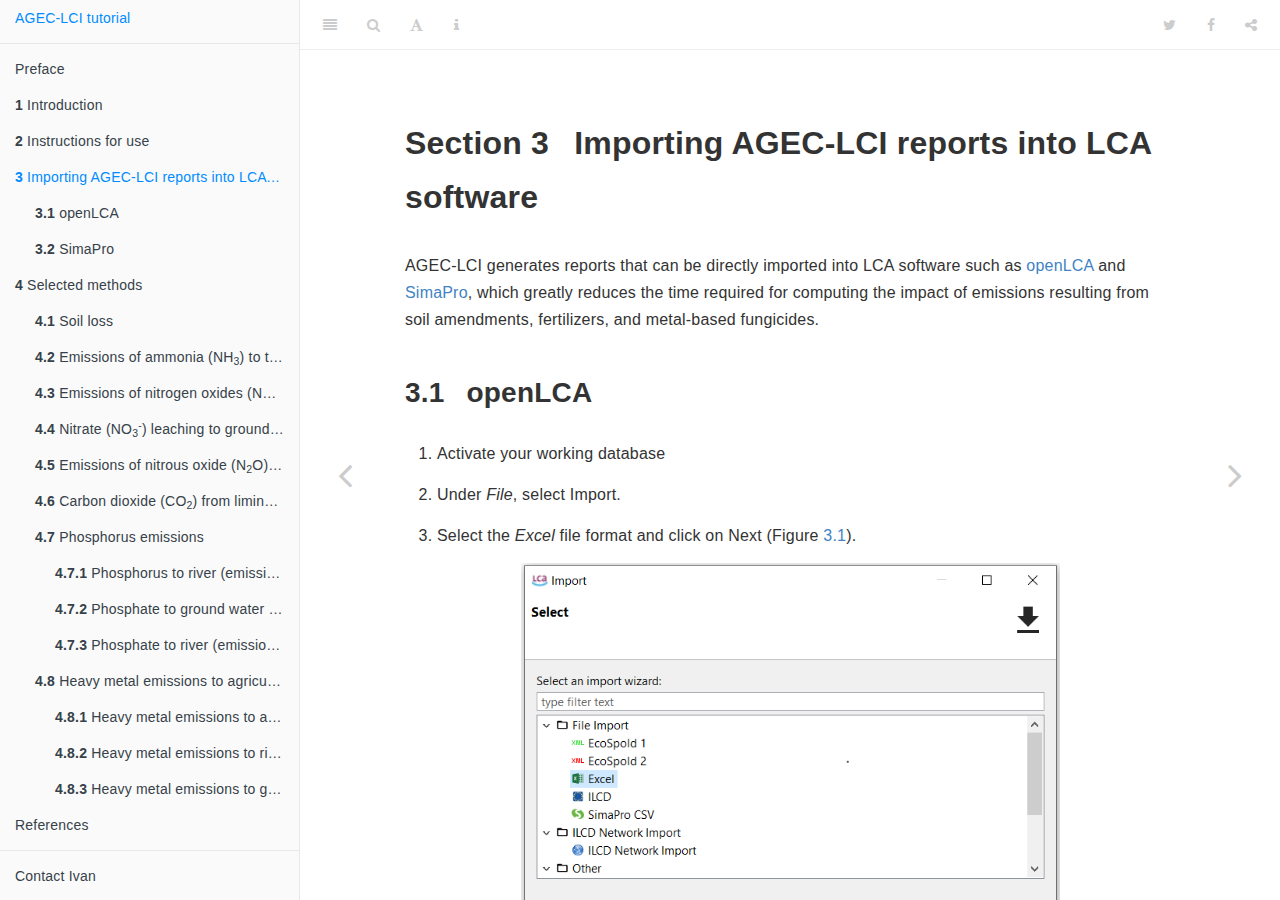
<file: docs/importing-agec-lci-reports-into-lca-software.html>
<!DOCTYPE html>
<html lang="" xml:lang="">
<head>

  <meta charset="utf-8" />
  <meta http-equiv="X-UA-Compatible" content="IE=edge" />
  <title>Section 3 Importing AGEC-LCI reports into LCA software | AGEC-LCI tutorial</title>
  <meta name="description" content="This is a tutorial for AGEC-LCI" />
  <meta name="generator" content="bookdown 0.19 and GitBook 2.6.7" />

  <meta property="og:title" content="Section 3 Importing AGEC-LCI reports into LCA software | AGEC-LCI tutorial" />
  <meta property="og:type" content="book" />
  
  
  <meta property="og:description" content="This is a tutorial for AGEC-LCI" />
  <meta name="github-repo" content="rstudio/bookdown-demo" />

  <meta name="twitter:card" content="summary" />
  <meta name="twitter:title" content="Section 3 Importing AGEC-LCI reports into LCA software | AGEC-LCI tutorial" />
  
  <meta name="twitter:description" content="This is a tutorial for AGEC-LCI" />
  

<meta name="author" content="Ivan Viveros Santos" />



  <meta name="viewport" content="width=device-width, initial-scale=1" />
  <meta name="apple-mobile-web-app-capable" content="yes" />
  <meta name="apple-mobile-web-app-status-bar-style" content="black" />
  
  
<link rel="prev" href="instructions.html"/>
<link rel="next" href="selected-methods.html"/>
<script src="libs/jquery-2.2.3/jquery.min.js"></script>
<link href="libs/gitbook-2.6.7/css/style.css" rel="stylesheet" />
<link href="libs/gitbook-2.6.7/css/plugin-table.css" rel="stylesheet" />
<link href="libs/gitbook-2.6.7/css/plugin-bookdown.css" rel="stylesheet" />
<link href="libs/gitbook-2.6.7/css/plugin-highlight.css" rel="stylesheet" />
<link href="libs/gitbook-2.6.7/css/plugin-search.css" rel="stylesheet" />
<link href="libs/gitbook-2.6.7/css/plugin-fontsettings.css" rel="stylesheet" />
<link href="libs/gitbook-2.6.7/css/plugin-clipboard.css" rel="stylesheet" />









<script src="libs/kePrint-0.0.1/kePrint.js"></script>
<script src="libs/htmlwidgets-1.5.1/htmlwidgets.js"></script>
<link href="libs/leaflet-1.3.1/leaflet.css" rel="stylesheet" />
<script src="libs/leaflet-1.3.1/leaflet.js"></script>
<link href="libs/leafletfix-1.0.0/leafletfix.css" rel="stylesheet" />
<script src="libs/Proj4Leaflet-1.0.1/proj4-compressed.js"></script>
<script src="libs/Proj4Leaflet-1.0.1/proj4leaflet.js"></script>
<link href="libs/rstudio_leaflet-1.3.1/rstudio_leaflet.css" rel="stylesheet" />
<script src="libs/leaflet-binding-2.0.3/leaflet.js"></script>
<link href="libs/leaflet-minimap-3.3.1/Control.MiniMap.min.css" rel="stylesheet" />
<script src="libs/leaflet-minimap-3.3.1/Control.MiniMap.min.js"></script>
<script src="libs/leaflet-minimap-3.3.1/Minimap-binding.js"></script>



<link rel="stylesheet" href="style.css" type="text/css" />
</head>

<body>



  <div class="book without-animation with-summary font-size-2 font-family-1" data-basepath=".">

    <div class="book-summary">
      <nav role="navigation">

<ul class="summary">
<li><a href="./">AGEC-LCI tutorial</a></li>

<li class="divider"></li>
<li class="chapter" data-level="" data-path="index.html"><a href="index.html"><i class="fa fa-check"></i>Preface</a></li>
<li class="chapter" data-level="1" data-path="introduction.html"><a href="introduction.html"><i class="fa fa-check"></i><b>1</b> Introduction</a></li>
<li class="chapter" data-level="2" data-path="instructions.html"><a href="instructions.html"><i class="fa fa-check"></i><b>2</b> Instructions for use</a></li>
<li class="chapter" data-level="3" data-path="importing-agec-lci-reports-into-lca-software.html"><a href="importing-agec-lci-reports-into-lca-software.html"><i class="fa fa-check"></i><b>3</b> Importing AGEC-LCI reports into LCA software</a><ul>
<li class="chapter" data-level="3.1" data-path="importing-agec-lci-reports-into-lca-software.html"><a href="importing-agec-lci-reports-into-lca-software.html#import-olca"><i class="fa fa-check"></i><b>3.1</b> openLCA</a></li>
<li class="chapter" data-level="3.2" data-path="importing-agec-lci-reports-into-lca-software.html"><a href="importing-agec-lci-reports-into-lca-software.html#import-simapro"><i class="fa fa-check"></i><b>3.2</b> SimaPro</a></li>
</ul></li>
<li class="chapter" data-level="4" data-path="selected-methods.html"><a href="selected-methods.html"><i class="fa fa-check"></i><b>4</b> Selected methods</a><ul>
<li class="chapter" data-level="4.1" data-path="selected-methods.html"><a href="selected-methods.html#soil-loss"><i class="fa fa-check"></i><b>4.1</b> Soil loss</a></li>
<li class="chapter" data-level="4.2" data-path="selected-methods.html"><a href="selected-methods.html#emissions-of-ammonia-nh3-to-the-air"><i class="fa fa-check"></i><b>4.2</b> Emissions of ammonia (NH<sub>3</sub>) to the air</a></li>
<li class="chapter" data-level="4.3" data-path="selected-methods.html"><a href="selected-methods.html#emissions-of-nitrogen-oxides-noxnono2-to-the-air"><i class="fa fa-check"></i><b>4.3</b> Emissions of nitrogen oxides (NOx,NO,NO<sub>2</sub>) to the air</a></li>
<li class="chapter" data-level="4.4" data-path="selected-methods.html"><a href="selected-methods.html#nitrate-no3--leaching-to-ground-water"><i class="fa fa-check"></i><b>4.4</b> Nitrate (NO<sub>3</sub><sup>-</sup>) leaching to ground water</a></li>
<li class="chapter" data-level="4.5" data-path="selected-methods.html"><a href="selected-methods.html#emissions-of-nitrous-oxide-n2o-to-air"><i class="fa fa-check"></i><b>4.5</b> Emissions of nitrous oxide (N<sub>2</sub>O) to air</a></li>
<li class="chapter" data-level="4.6" data-path="selected-methods.html"><a href="selected-methods.html#carbon-dioxide-co2-from-liming-and-urea-application"><i class="fa fa-check"></i><b>4.6</b> Carbon dioxide (CO<sub>2</sub>) from liming and urea application</a></li>
<li class="chapter" data-level="4.7" data-path="selected-methods.html"><a href="selected-methods.html#phosphorous-emissions"><i class="fa fa-check"></i><b>4.7</b> Phosphorus emissions</a><ul>
<li class="chapter" data-level="4.7.1" data-path="selected-methods.html"><a href="selected-methods.html#phosphorus-to-river-emission-by-soil-loss"><i class="fa fa-check"></i><b>4.7.1</b> Phosphorus to river (emission by soil loss)</a></li>
<li class="chapter" data-level="4.7.2" data-path="selected-methods.html"><a href="selected-methods.html#phosphate-to-ground-water-emission-by-leaching"><i class="fa fa-check"></i><b>4.7.2</b> Phosphate to ground water (emission by leaching)</a></li>
<li class="chapter" data-level="4.7.3" data-path="selected-methods.html"><a href="selected-methods.html#phosphate-to-river-emission-by-run-off"><i class="fa fa-check"></i><b>4.7.3</b> Phosphate to river (emission by run-off)</a></li>
</ul></li>
<li class="chapter" data-level="4.8" data-path="selected-methods.html"><a href="selected-methods.html#heavy-metal-emissions-to-agricultural-soil-surface-water-and-ground-water"><i class="fa fa-check"></i><b>4.8</b> Heavy metal emissions to agricultural soil, surface water and ground water</a><ul>
<li class="chapter" data-level="4.8.1" data-path="selected-methods.html"><a href="selected-methods.html#heavy-metal-emissions-to-agricultural-soils"><i class="fa fa-check"></i><b>4.8.1</b> Heavy metal emissions to agricultural soils</a></li>
<li class="chapter" data-level="4.8.2" data-path="selected-methods.html"><a href="selected-methods.html#heavy-metal-emissions-to-river"><i class="fa fa-check"></i><b>4.8.2</b> Heavy metal emissions to river</a></li>
<li class="chapter" data-level="4.8.3" data-path="selected-methods.html"><a href="selected-methods.html#heavy-metal-emissions-to-ground-water"><i class="fa fa-check"></i><b>4.8.3</b> Heavy metal emissions to ground water</a></li>
</ul></li>
</ul></li>
<li class="chapter" data-level="" data-path="references.html"><a href="references.html"><i class="fa fa-check"></i>References</a></li>
<li class="divider"></li>
<li><a href="https://ca.linkedin.com/in/ivan-viveros-santos" target="blank">Contact Ivan</a></li>

</ul>

      </nav>
    </div>

    <div class="book-body">
      <div class="body-inner">
        <div class="book-header" role="navigation">
          <h1>
            <i class="fa fa-circle-o-notch fa-spin"></i><a href="./">AGEC-LCI tutorial</a>
          </h1>
        </div>

        <div class="page-wrapper" tabindex="-1" role="main">
          <div class="page-inner">

            <section class="normal" id="section-">
<div id="importing-agec-lci-reports-into-lca-software" class="section level1">
<h1><span class="header-section-number">Section 3</span> Importing AGEC-LCI reports into LCA software</h1>
<p>AGEC-LCI generates reports that can be directly imported into LCA software such as <a href="http://www.openlca.org/openlca/" target="_blank">openLCA</a> and <a href="https://simapro.com/" target="_blank">SimaPro</a>, which greatly reduces the time required for computing the impact of emissions resulting from soil amendments, fertilizers, and metal-based fungicides.</p>
<div id="import-olca" class="section level2">
<h2><span class="header-section-number">3.1</span> openLCA</h2>
<ol style="list-style-type: decimal">
<li><p>Activate your working database</p></li>
<li><p>Under <em>File</em>, select Import.</p></li>
<li><p>Select the <em>Excel</em> file format and click on Next (Figure <a href="importing-agec-lci-reports-into-lca-software.html#fig:olca-step1">3.1</a>).</p></li>
</ol>
<div class="figure" style="text-align: center"><span id="fig:olca-step1"></span>
<img src="Figures/olca_step1.png" alt="Importing an Excel file into openLCA" width="70%" />
<p class="caption">
Figure 3.1: Importing an Excel file into openLCA
</p>
</div>
<ol start="4" style="list-style-type: decimal">
<li><p>Find the <em>AGEC-LCI report in Excel format</em> you would like to import. The name of the AGEC-LCI report compatible with openLCA follows the pattern “Report_olca_Project_Name_YYYY-MM-DD.xlsx”. Of course, you can rename this file before its importation into openLCA.</p></li>
<li><p>Select the file to import and click on Finish (Figure <a href="importing-agec-lci-reports-into-lca-software.html#fig:olca-step2">3.2</a>).</p></li>
</ol>
<div class="figure" style="text-align: center"><span id="fig:olca-step2"></span>
<img src="Figures/olca_step2.png" alt="Selecting the file to be imported" width="70%" />
<p class="caption">
Figure 3.2: Selecting the file to import
</p>
</div>
<ol start="6" style="list-style-type: decimal">
<li>After the importation, a child category AGEC-LCI will be created under Processes and Flows from the navigation panel (Figure <a href="importing-agec-lci-reports-into-lca-software.html#fig:olca-step3">3.3</a>).</li>
</ol>
<div class="figure" style="text-align: center"><span id="fig:olca-step3"></span>
<img src="Figures/olca_step3.png" alt="Child categories added to Processes and Flows" width="40%" />
<p class="caption">
Figure 3.3: Child categories added to Processes and Flows
</p>
</div>
</div>
<div id="import-simapro" class="section level2">
<h2><span class="header-section-number">3.2</span> SimaPro</h2>
<ol style="list-style-type: decimal">
<li><p>Open your project</p></li>
<li><p>Under <em>File</em>, select Import.</p></li>
<li><p>Click on Add.</p></li>
<li><p>Select the csv file to import (Figure <a href="importing-agec-lci-reports-into-lca-software.html#fig:simapro-step1">3.4</a>).</p></li>
</ol>
<div class="figure" style="text-align: center"><span id="fig:simapro-step1"></span>
<img src="Figures/simapro_step1.png" alt="Importing a csv file into SimaPro" width="85%" />
<p class="caption">
Figure 3.4: Importing a csv file into SimaPro
</p>
</div>
<ol start="5" style="list-style-type: decimal">
<li><p>Click OK to launch the importation.</p></li>
<li><p>After the importation, a child category AGEC will be created under Processes/Use/Others (Figure <a href="importing-agec-lci-reports-into-lca-software.html#fig:simapro-step2">3.5</a>).</p></li>
</ol>
<div class="figure" style="text-align: center"><span id="fig:simapro-step2"></span>
<img src="Figures/simapro_step2.png" alt="Child category added after importation" width="85%" />
<p class="caption">
Figure 3.5: Child category added after importation
</p>
</div>
<p><strong>Notes:</strong></p>
<ul>
<li><p>The default name of the flow generated by AGEC-LCI is <em>Agricultural emissions, AGEC</em>.</p></li>
<li><p>The default name of the process is composed by concatenation of the strings <em>“Agricultural emissions, AGEC-LCI-”</em> and <em>“Your Project Name”</em>, which you entered at step 3 of the <a href="instructions.html#instructions">instructions for use</a>.</p></li>
</ul>

</div>
</div>
            </section>

          </div>
        </div>
      </div>
<a href="instructions.html" class="navigation navigation-prev " aria-label="Previous page"><i class="fa fa-angle-left"></i></a>
<a href="selected-methods.html" class="navigation navigation-next " aria-label="Next page"><i class="fa fa-angle-right"></i></a>
    </div>
  </div>
<script src="libs/gitbook-2.6.7/js/app.min.js"></script>
<script src="libs/gitbook-2.6.7/js/lunr.js"></script>
<script src="libs/gitbook-2.6.7/js/clipboard.min.js"></script>
<script src="libs/gitbook-2.6.7/js/plugin-search.js"></script>
<script src="libs/gitbook-2.6.7/js/plugin-sharing.js"></script>
<script src="libs/gitbook-2.6.7/js/plugin-fontsettings.js"></script>
<script src="libs/gitbook-2.6.7/js/plugin-bookdown.js"></script>
<script src="libs/gitbook-2.6.7/js/jquery.highlight.js"></script>
<script src="libs/gitbook-2.6.7/js/plugin-clipboard.js"></script>
<script>
gitbook.require(["gitbook"], function(gitbook) {
gitbook.start({
"sharing": {
"github": false,
"facebook": true,
"twitter": true,
"linkedin": false,
"weibo": false,
"instapaper": false,
"vk": false,
"all": ["facebook", "twitter", "linkedin", "weibo", "instapaper"]
},
"fontsettings": {
"theme": "white",
"family": "sans",
"size": 2
},
"edit": {
"link": null,
"text": null
},
"history": {
"link": null,
"text": null
},
"view": {
"link": null,
"text": null
},
"toolbar": {
"position": "fixed",
"edit": null,
"download": "pdf"
}
});
});
</script>

<!-- dynamically load mathjax for compatibility with self-contained -->
<script>
  (function () {
    var script = document.createElement("script");
    script.type = "text/javascript";
    var src = "true";
    if (src === "" || src === "true") src = "https://mathjax.rstudio.com/latest/MathJax.js?config=TeX-MML-AM_CHTML";
    if (location.protocol !== "file:")
      if (/^https?:/.test(src))
        src = src.replace(/^https?:/, '');
    script.src = src;
    document.getElementsByTagName("head")[0].appendChild(script);
  })();
</script>
</body>

</html>
</file>
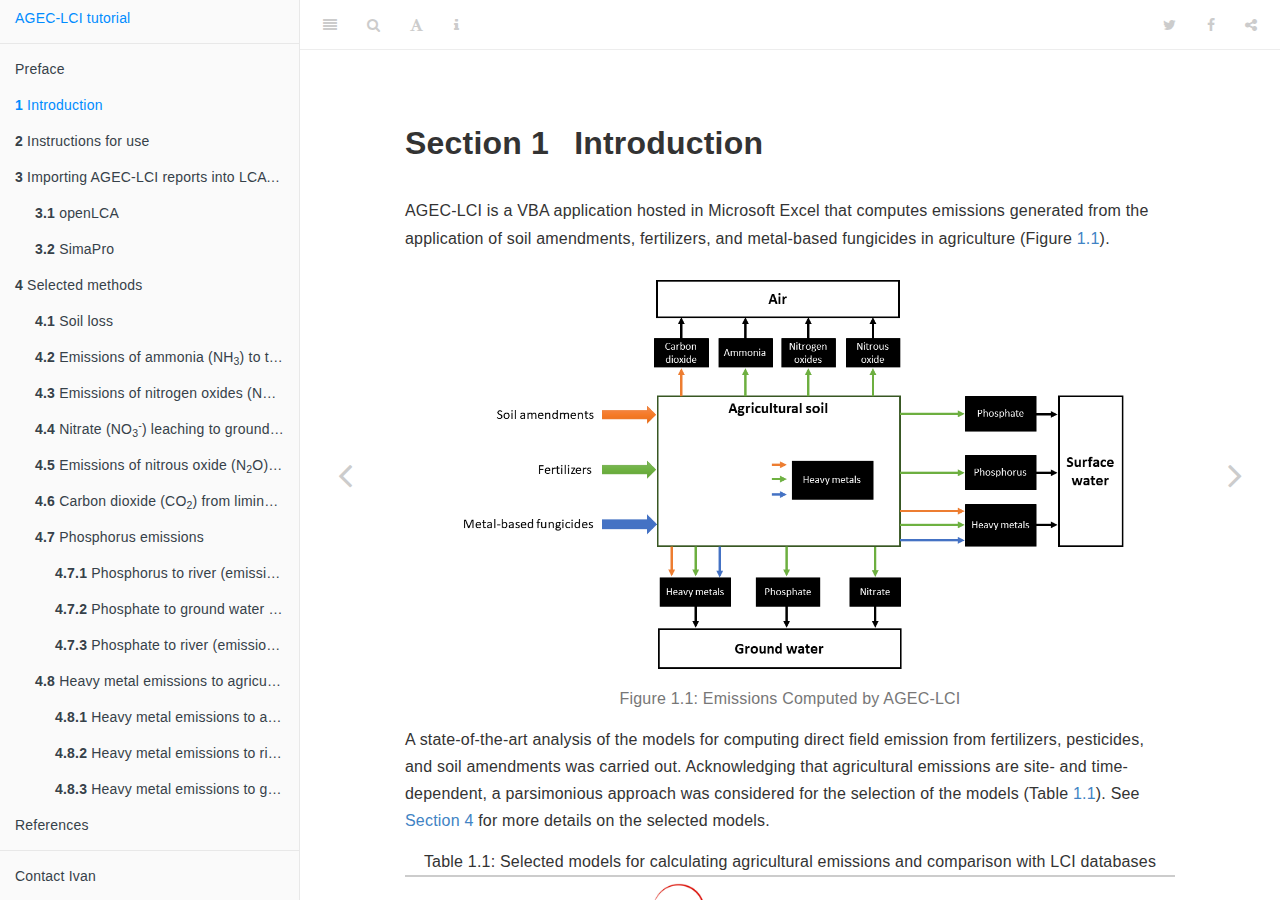
<file: docs/introduction.html>
<!DOCTYPE html>
<html lang="" xml:lang="">
<head>

  <meta charset="utf-8" />
  <meta http-equiv="X-UA-Compatible" content="IE=edge" />
  <title>Section 1 Introduction | AGEC-LCI tutorial</title>
  <meta name="description" content="This is a tutorial for AGEC-LCI" />
  <meta name="generator" content="bookdown 0.19 and GitBook 2.6.7" />

  <meta property="og:title" content="Section 1 Introduction | AGEC-LCI tutorial" />
  <meta property="og:type" content="book" />
  
  
  <meta property="og:description" content="This is a tutorial for AGEC-LCI" />
  <meta name="github-repo" content="rstudio/bookdown-demo" />

  <meta name="twitter:card" content="summary" />
  <meta name="twitter:title" content="Section 1 Introduction | AGEC-LCI tutorial" />
  
  <meta name="twitter:description" content="This is a tutorial for AGEC-LCI" />
  

<meta name="author" content="Ivan Viveros Santos" />



  <meta name="viewport" content="width=device-width, initial-scale=1" />
  <meta name="apple-mobile-web-app-capable" content="yes" />
  <meta name="apple-mobile-web-app-status-bar-style" content="black" />
  
  
<link rel="prev" href="index.html"/>
<link rel="next" href="instructions.html"/>
<script src="libs/jquery-2.2.3/jquery.min.js"></script>
<link href="libs/gitbook-2.6.7/css/style.css" rel="stylesheet" />
<link href="libs/gitbook-2.6.7/css/plugin-table.css" rel="stylesheet" />
<link href="libs/gitbook-2.6.7/css/plugin-bookdown.css" rel="stylesheet" />
<link href="libs/gitbook-2.6.7/css/plugin-highlight.css" rel="stylesheet" />
<link href="libs/gitbook-2.6.7/css/plugin-search.css" rel="stylesheet" />
<link href="libs/gitbook-2.6.7/css/plugin-fontsettings.css" rel="stylesheet" />
<link href="libs/gitbook-2.6.7/css/plugin-clipboard.css" rel="stylesheet" />









<script src="libs/kePrint-0.0.1/kePrint.js"></script>
<script src="libs/htmlwidgets-1.5.1/htmlwidgets.js"></script>
<link href="libs/leaflet-1.3.1/leaflet.css" rel="stylesheet" />
<script src="libs/leaflet-1.3.1/leaflet.js"></script>
<link href="libs/leafletfix-1.0.0/leafletfix.css" rel="stylesheet" />
<script src="libs/Proj4Leaflet-1.0.1/proj4-compressed.js"></script>
<script src="libs/Proj4Leaflet-1.0.1/proj4leaflet.js"></script>
<link href="libs/rstudio_leaflet-1.3.1/rstudio_leaflet.css" rel="stylesheet" />
<script src="libs/leaflet-binding-2.0.3/leaflet.js"></script>
<link href="libs/leaflet-minimap-3.3.1/Control.MiniMap.min.css" rel="stylesheet" />
<script src="libs/leaflet-minimap-3.3.1/Control.MiniMap.min.js"></script>
<script src="libs/leaflet-minimap-3.3.1/Minimap-binding.js"></script>



<link rel="stylesheet" href="style.css" type="text/css" />
</head>

<body>



  <div class="book without-animation with-summary font-size-2 font-family-1" data-basepath=".">

    <div class="book-summary">
      <nav role="navigation">

<ul class="summary">
<li><a href="./">AGEC-LCI tutorial</a></li>

<li class="divider"></li>
<li class="chapter" data-level="" data-path="index.html"><a href="index.html"><i class="fa fa-check"></i>Preface</a></li>
<li class="chapter" data-level="1" data-path="introduction.html"><a href="introduction.html"><i class="fa fa-check"></i><b>1</b> Introduction</a></li>
<li class="chapter" data-level="2" data-path="instructions.html"><a href="instructions.html"><i class="fa fa-check"></i><b>2</b> Instructions for use</a></li>
<li class="chapter" data-level="3" data-path="importing-agec-lci-reports-into-lca-software.html"><a href="importing-agec-lci-reports-into-lca-software.html"><i class="fa fa-check"></i><b>3</b> Importing AGEC-LCI reports into LCA software</a><ul>
<li class="chapter" data-level="3.1" data-path="importing-agec-lci-reports-into-lca-software.html"><a href="importing-agec-lci-reports-into-lca-software.html#import-olca"><i class="fa fa-check"></i><b>3.1</b> openLCA</a></li>
<li class="chapter" data-level="3.2" data-path="importing-agec-lci-reports-into-lca-software.html"><a href="importing-agec-lci-reports-into-lca-software.html#import-simapro"><i class="fa fa-check"></i><b>3.2</b> SimaPro</a></li>
</ul></li>
<li class="chapter" data-level="4" data-path="selected-methods.html"><a href="selected-methods.html"><i class="fa fa-check"></i><b>4</b> Selected methods</a><ul>
<li class="chapter" data-level="4.1" data-path="selected-methods.html"><a href="selected-methods.html#soil-loss"><i class="fa fa-check"></i><b>4.1</b> Soil loss</a></li>
<li class="chapter" data-level="4.2" data-path="selected-methods.html"><a href="selected-methods.html#emissions-of-ammonia-nh3-to-the-air"><i class="fa fa-check"></i><b>4.2</b> Emissions of ammonia (NH<sub>3</sub>) to the air</a></li>
<li class="chapter" data-level="4.3" data-path="selected-methods.html"><a href="selected-methods.html#emissions-of-nitrogen-oxides-noxnono2-to-the-air"><i class="fa fa-check"></i><b>4.3</b> Emissions of nitrogen oxides (NOx,NO,NO<sub>2</sub>) to the air</a></li>
<li class="chapter" data-level="4.4" data-path="selected-methods.html"><a href="selected-methods.html#nitrate-no3--leaching-to-ground-water"><i class="fa fa-check"></i><b>4.4</b> Nitrate (NO<sub>3</sub><sup>-</sup>) leaching to ground water</a></li>
<li class="chapter" data-level="4.5" data-path="selected-methods.html"><a href="selected-methods.html#emissions-of-nitrous-oxide-n2o-to-air"><i class="fa fa-check"></i><b>4.5</b> Emissions of nitrous oxide (N<sub>2</sub>O) to air</a></li>
<li class="chapter" data-level="4.6" data-path="selected-methods.html"><a href="selected-methods.html#carbon-dioxide-co2-from-liming-and-urea-application"><i class="fa fa-check"></i><b>4.6</b> Carbon dioxide (CO<sub>2</sub>) from liming and urea application</a></li>
<li class="chapter" data-level="4.7" data-path="selected-methods.html"><a href="selected-methods.html#phosphorous-emissions"><i class="fa fa-check"></i><b>4.7</b> Phosphorus emissions</a><ul>
<li class="chapter" data-level="4.7.1" data-path="selected-methods.html"><a href="selected-methods.html#phosphorus-to-river-emission-by-soil-loss"><i class="fa fa-check"></i><b>4.7.1</b> Phosphorus to river (emission by soil loss)</a></li>
<li class="chapter" data-level="4.7.2" data-path="selected-methods.html"><a href="selected-methods.html#phosphate-to-ground-water-emission-by-leaching"><i class="fa fa-check"></i><b>4.7.2</b> Phosphate to ground water (emission by leaching)</a></li>
<li class="chapter" data-level="4.7.3" data-path="selected-methods.html"><a href="selected-methods.html#phosphate-to-river-emission-by-run-off"><i class="fa fa-check"></i><b>4.7.3</b> Phosphate to river (emission by run-off)</a></li>
</ul></li>
<li class="chapter" data-level="4.8" data-path="selected-methods.html"><a href="selected-methods.html#heavy-metal-emissions-to-agricultural-soil-surface-water-and-ground-water"><i class="fa fa-check"></i><b>4.8</b> Heavy metal emissions to agricultural soil, surface water and ground water</a><ul>
<li class="chapter" data-level="4.8.1" data-path="selected-methods.html"><a href="selected-methods.html#heavy-metal-emissions-to-agricultural-soils"><i class="fa fa-check"></i><b>4.8.1</b> Heavy metal emissions to agricultural soils</a></li>
<li class="chapter" data-level="4.8.2" data-path="selected-methods.html"><a href="selected-methods.html#heavy-metal-emissions-to-river"><i class="fa fa-check"></i><b>4.8.2</b> Heavy metal emissions to river</a></li>
<li class="chapter" data-level="4.8.3" data-path="selected-methods.html"><a href="selected-methods.html#heavy-metal-emissions-to-ground-water"><i class="fa fa-check"></i><b>4.8.3</b> Heavy metal emissions to ground water</a></li>
</ul></li>
</ul></li>
<li class="chapter" data-level="" data-path="references.html"><a href="references.html"><i class="fa fa-check"></i>References</a></li>
<li class="divider"></li>
<li><a href="https://ca.linkedin.com/in/ivan-viveros-santos" target="blank">Contact Ivan</a></li>

</ul>

      </nav>
    </div>

    <div class="book-body">
      <div class="body-inner">
        <div class="book-header" role="navigation">
          <h1>
            <i class="fa fa-circle-o-notch fa-spin"></i><a href="./">AGEC-LCI tutorial</a>
          </h1>
        </div>

        <div class="page-wrapper" tabindex="-1" role="main">
          <div class="page-inner">

            <section class="normal" id="section-">
<div id="introduction" class="section level1">
<h1><span class="header-section-number">Section 1</span> Introduction</h1>
<p>AGEC-LCI is a VBA application hosted in Microsoft Excel that computes emissions generated from the application of soil amendments, fertilizers, and metal-based fungicides in agriculture (Figure <a href="introduction.html#fig:agec-lci-emissions">1.1</a>).</p>
<div class="figure" style="text-align: center"><span id="fig:agec-lci-emissions"></span>
<img src="Figures/agec_lci_emissions.png" alt="Emissions Computed by AGEC-LCI" width="95%" />
<p class="caption">
Figure 1.1: Emissions Computed by AGEC-LCI
</p>
</div>
<p>A state-of-the-art analysis of the models for computing direct field emission from fertilizers, pesticides, and soil amendments was carried out. Acknowledging that agricultural emissions are site- and time-dependent, a parsimonious approach was considered for the selection of the models (Table <a href="introduction.html#tab:agec-models">1.1</a>). See <a href="selected-methods.html#selected-methods">Section</a> <a href="selected-methods.html#selected-methods">4</a> for more details on the selected models.</p>
<table>
<caption><span id="tab:agec-models">Table 1.1: </span> Selected models for calculating agricultural emissions and comparison with LCI databases</caption>
<colgroup>
<col width="14%" />
<col width="19%" />
<col width="14%" />
<col width="15%" />
<col width="14%" />
<col width="20%" />
</colgroup>
<thead>
<tr class="header">
<th>Emission</th>
<th><img src="Figures/agri-footprint.png" /> <a href="https://www.agri-footprint.com/" target="_blank">agri footprint</a> <span class="citation">(Durlinger et al. <a href="#ref-durlinger2017" role="doc-biblioref">2017</a>)</span></th>
<th><img src="Figures/ecoinvent.png" /> <a href="https://www.ecoinvent.org/" target="_blank">ecoinvent v3</a> <span class="citation">(Nemecek and Schnetzer <a href="#ref-nemecek2011" role="doc-biblioref">2011</a>)</span></th>
<th><img src="Figures/agribalyse.png" /> <a href="https://www.ademe.fr/en/expertise/alternative-approaches-to-production/agribalyse-program" target="_blank">AGRIBALYSE ®</a> <span class="citation">(Koch and Salou <a href="#ref-Koch2015" role="doc-biblioref">2015</a>)</span></th>
<th><img src="Figures/WFLDB.png" /> <a href="https://quantis-intl.com/tools/databases/wfldb-food/" target="_blank">WFLDB</a> <span class="citation">(Nemecek et al. <a href="#ref-nemecek2014" role="doc-biblioref">2014</a>)</span></th>
<th><img src="Figures/agec_lci_logo.png" /> AGEC-LCI</th>
</tr>
</thead>
<tbody>
<tr class="odd">
<td>Ammonia (NH<sub>3</sub>)</td>
<td>IPCC (2006)</td>
<td>Agrammon (Tier 3 methodology for Switzerland)</td>
<td>EMEP Tier 2 (EEA 2009)</td>
<td>EMEP Tier 2 (EEA 2013)</td>
<td>EMEP Tier 2 (EEA 2009 &amp; EEA 2013)</td>
</tr>
<tr class="even">
<td>Nitrous oxide (N<sub>2</sub>O)</td>
<td>IPCC (2006)</td>
<td>IPCC (2006) crops: Tier 1 animals: Tier 2</td>
<td>IPCC (2006) crops: Tier 1 animals: Tier 2</td>
<td>IPCC (2006) crops: Tier 1 animals: Tier 2</td>
<td>"IPCC (2006) crops: Tier 1<sup>(a)</sup></td>
</tr>
<tr class="odd">
<td>Nitrate (NO<sub>3</sub><sup>-</sup>)</td>
<td>IPCC (2006)</td>
<td>Europe: SALCA-Nitrate (Richner et al. 2014), Other countries: SQCB (Faist et al, 2009)</td>
<td>Annual French crops: COMIFER 2001 adjusted (Tailleur et al. 2012),Permanent crops: SQCB (Faist et al, 2009)</td>
<td>Europe: SALCA-Nitrate (Richner et al. 2014), Other countries: SQCB (Faist et al, 2009)</td>
<td>SQCB (Faist et al, 2009)</td>
</tr>
<tr class="even">
<td>Phosphorus (P,PO<sub>4</sub><sup>3-</sup>)</td>
<td>(Struijs, Beusen, Zwart, &amp; Huijbregts, 2011)</td>
<td>SALCA-P (Prasuhn, 2006)</td>
<td>SALCA-P (Prasuhn, 2006)</td>
<td>SALCA-P (Prasuhn, 2006)</td>
<td>SALCA-P (Prasuhn, 2006)</td>
</tr>
<tr class="odd">
<td>Heavy metals (Cd, Cr, Cu, Hg, Ni, Pb, Zn)</td>
<td>(Mels et al., 2008, Romkens &amp; Rietra, 2008, Nemecek &amp; Schnetzer, 2012)</td>
<td>SALCA method (Freiermuth, 2006)</td>
<td>SALCA method (Freiermuth, 2006)</td>
<td>SALCA method (Freiermuth, 2006)</td>
<td>SALCA method (Freiermuth, 2006)</td>
</tr>
<tr class="even">
<td>Methane (CH<sub>4</sub>)</td>
<td>Dutch National Inventory Reports</td>
<td>IPCC (2006) Tier 2</td>
<td>IPCC (2006) Tier 2</td>
<td>IPCC (2006) Tier 2</td>
<td>-</td>
</tr>
<tr class="odd">
<td>Synthetic pesticides</td>
<td>100 % of the substance emitted to agricultural soil</td>
<td>100 % of the substance emitted to agricultural soil</td>
<td>100 % of the substance emitted to agricultural soil</td>
<td>100 % of the substance emitted to soil<sup>(b)</sup></td>
<td>-</td>
</tr>
</tbody>
</table>
<p>(a): The AGEC-LCI tool does not compute enteric emissions of livestock.</p>
<p>(b): Rule followed in the first and second releases of the WFLDB. The third release will follow the rules defined in Glasgow workshops <span class="citation">(Nemecek et al. <a href="#ref-nemecek2014" role="doc-biblioref">2014</a>)</span>.</p>

</div>
<h3>References</h3>
<div id="refs" class="references">
<div id="ref-durlinger2017">
<p>Durlinger, Bart, Elena Koukouna, Roline Broekema, Mike van Paassen, and Jasper Scholten. 2017. “Agri-Footprint 4.0. Part 2: Description of Data.” Electronic Article, 193. <a href="http://www.agri-footprint.com/wp-content/uploads/2018/03/Agri-Footprint-4.0-Part-2-Description-of-data-2018.pdf">http://www.agri-footprint.com/wp-content/uploads/2018/03/Agri-Footprint-4.0-Part-2-Description-of-data-2018.pdf</a>.</p>
</div>
<div id="ref-Koch2015">
<p>Koch, Peter, and Thibault Salou. 2015. <em>AGRIBALYSE: Rapport Méthodologique - Version 1.2</em>. Book. Angers, France: ADEME. <a href="https://www.ademe.fr/sites/default/files/assets/documents/agribalyse-rapport-methodologique-v1_2.pdf">https://www.ademe.fr/sites/default/files/assets/documents/agribalyse-rapport-methodologique-v1_2.pdf</a>.</p>
</div>
<div id="ref-nemecek2014">
<p>Nemecek, Thomas, Xavier Bengoa, J. Lansche, P. Mouron, V. Rossi, and S. Humbert. 2014. “Methodological Guidelines for the Life Cycle Inventory of Agricultural Products. Version 2.0, July 2014.” Journal Article. <em>World Food LCA Database (WFLDB). Quantis and Agroscope, Lausanne and Zurich, Switzerland</em>.</p>
</div>
<div id="ref-nemecek2011">
<p>Nemecek, Thomas, and Julian Schnetzer. 2011. “Methods of Assessment of Direct Field Emissions for Lcis of Agricultural Production Systems. Data V3.0 (2012).” Journal Article. <em>Agroscope Reckenholz-Tänikon Research Station ART</em>.</p>
</div>
</div>
            </section>

          </div>
        </div>
      </div>
<a href="index.html" class="navigation navigation-prev " aria-label="Previous page"><i class="fa fa-angle-left"></i></a>
<a href="instructions.html" class="navigation navigation-next " aria-label="Next page"><i class="fa fa-angle-right"></i></a>
    </div>
  </div>
<script src="libs/gitbook-2.6.7/js/app.min.js"></script>
<script src="libs/gitbook-2.6.7/js/lunr.js"></script>
<script src="libs/gitbook-2.6.7/js/clipboard.min.js"></script>
<script src="libs/gitbook-2.6.7/js/plugin-search.js"></script>
<script src="libs/gitbook-2.6.7/js/plugin-sharing.js"></script>
<script src="libs/gitbook-2.6.7/js/plugin-fontsettings.js"></script>
<script src="libs/gitbook-2.6.7/js/plugin-bookdown.js"></script>
<script src="libs/gitbook-2.6.7/js/jquery.highlight.js"></script>
<script src="libs/gitbook-2.6.7/js/plugin-clipboard.js"></script>
<script>
gitbook.require(["gitbook"], function(gitbook) {
gitbook.start({
"sharing": {
"github": false,
"facebook": true,
"twitter": true,
"linkedin": false,
"weibo": false,
"instapaper": false,
"vk": false,
"all": ["facebook", "twitter", "linkedin", "weibo", "instapaper"]
},
"fontsettings": {
"theme": "white",
"family": "sans",
"size": 2
},
"edit": {
"link": null,
"text": null
},
"history": {
"link": null,
"text": null
},
"view": {
"link": null,
"text": null
},
"toolbar": {
"position": "fixed",
"edit": null,
"download": "pdf"
}
});
});
</script>

<!-- dynamically load mathjax for compatibility with self-contained -->
<script>
  (function () {
    var script = document.createElement("script");
    script.type = "text/javascript";
    var src = "true";
    if (src === "" || src === "true") src = "https://mathjax.rstudio.com/latest/MathJax.js?config=TeX-MML-AM_CHTML";
    if (location.protocol !== "file:")
      if (/^https?:/.test(src))
        src = src.replace(/^https?:/, '');
    script.src = src;
    document.getElementsByTagName("head")[0].appendChild(script);
  })();
</script>
</body>

</html>
</file>
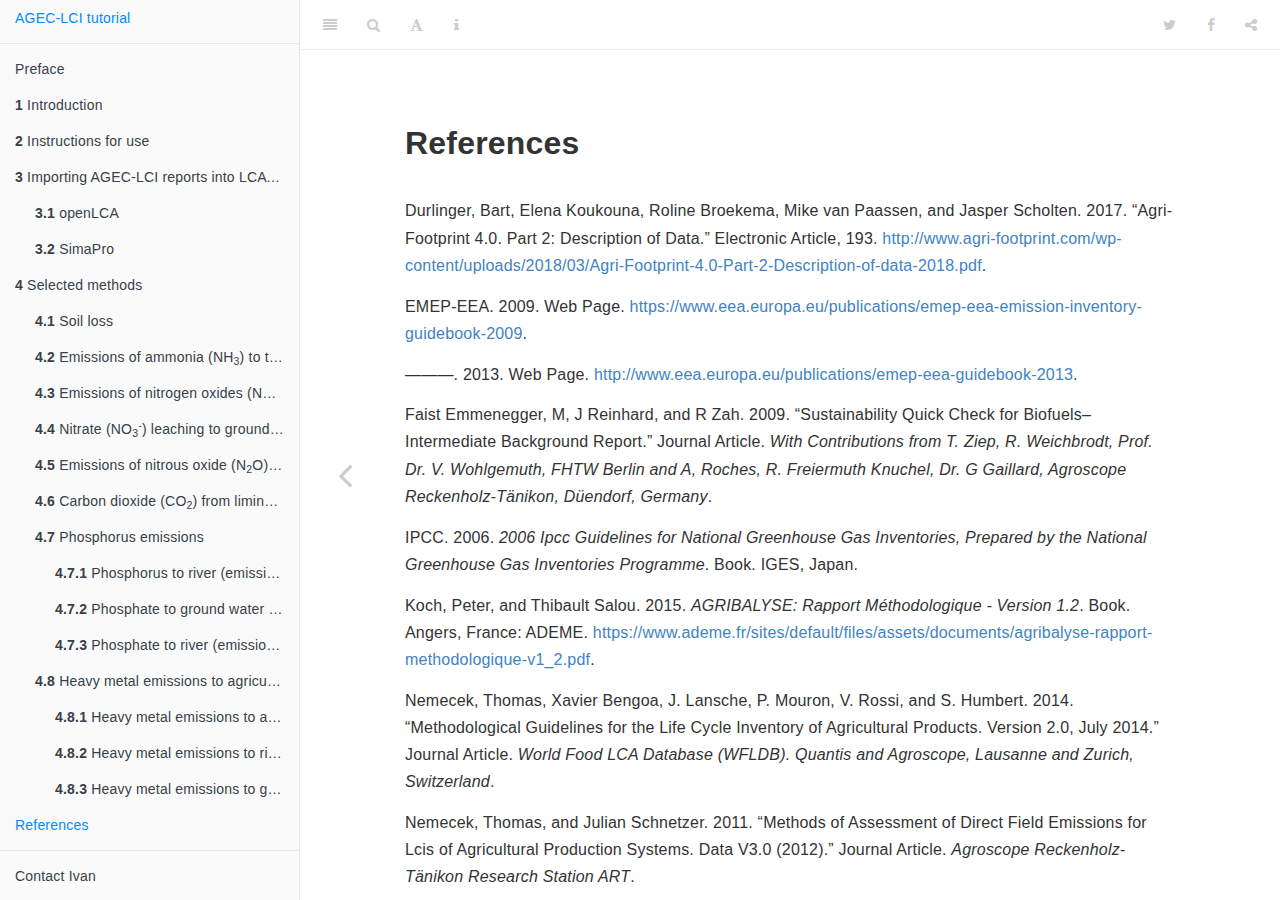
<file: docs/references.html>
<!DOCTYPE html>
<html lang="" xml:lang="">
<head>

  <meta charset="utf-8" />
  <meta http-equiv="X-UA-Compatible" content="IE=edge" />
  <title>References | AGEC-LCI tutorial</title>
  <meta name="description" content="This is a tutorial for AGEC-LCI" />
  <meta name="generator" content="bookdown 0.19 and GitBook 2.6.7" />

  <meta property="og:title" content="References | AGEC-LCI tutorial" />
  <meta property="og:type" content="book" />
  
  
  <meta property="og:description" content="This is a tutorial for AGEC-LCI" />
  <meta name="github-repo" content="rstudio/bookdown-demo" />

  <meta name="twitter:card" content="summary" />
  <meta name="twitter:title" content="References | AGEC-LCI tutorial" />
  
  <meta name="twitter:description" content="This is a tutorial for AGEC-LCI" />
  

<meta name="author" content="Ivan Viveros Santos" />



  <meta name="viewport" content="width=device-width, initial-scale=1" />
  <meta name="apple-mobile-web-app-capable" content="yes" />
  <meta name="apple-mobile-web-app-status-bar-style" content="black" />
  
  
<link rel="prev" href="selected-methods.html"/>

<script src="libs/jquery-2.2.3/jquery.min.js"></script>
<link href="libs/gitbook-2.6.7/css/style.css" rel="stylesheet" />
<link href="libs/gitbook-2.6.7/css/plugin-table.css" rel="stylesheet" />
<link href="libs/gitbook-2.6.7/css/plugin-bookdown.css" rel="stylesheet" />
<link href="libs/gitbook-2.6.7/css/plugin-highlight.css" rel="stylesheet" />
<link href="libs/gitbook-2.6.7/css/plugin-search.css" rel="stylesheet" />
<link href="libs/gitbook-2.6.7/css/plugin-fontsettings.css" rel="stylesheet" />
<link href="libs/gitbook-2.6.7/css/plugin-clipboard.css" rel="stylesheet" />









<script src="libs/kePrint-0.0.1/kePrint.js"></script>
<script src="libs/htmlwidgets-1.5.1/htmlwidgets.js"></script>
<link href="libs/leaflet-1.3.1/leaflet.css" rel="stylesheet" />
<script src="libs/leaflet-1.3.1/leaflet.js"></script>
<link href="libs/leafletfix-1.0.0/leafletfix.css" rel="stylesheet" />
<script src="libs/Proj4Leaflet-1.0.1/proj4-compressed.js"></script>
<script src="libs/Proj4Leaflet-1.0.1/proj4leaflet.js"></script>
<link href="libs/rstudio_leaflet-1.3.1/rstudio_leaflet.css" rel="stylesheet" />
<script src="libs/leaflet-binding-2.0.3/leaflet.js"></script>
<link href="libs/leaflet-minimap-3.3.1/Control.MiniMap.min.css" rel="stylesheet" />
<script src="libs/leaflet-minimap-3.3.1/Control.MiniMap.min.js"></script>
<script src="libs/leaflet-minimap-3.3.1/Minimap-binding.js"></script>



<link rel="stylesheet" href="style.css" type="text/css" />
</head>

<body>



  <div class="book without-animation with-summary font-size-2 font-family-1" data-basepath=".">

    <div class="book-summary">
      <nav role="navigation">

<ul class="summary">
<li><a href="./">AGEC-LCI tutorial</a></li>

<li class="divider"></li>
<li class="chapter" data-level="" data-path="index.html"><a href="index.html"><i class="fa fa-check"></i>Preface</a></li>
<li class="chapter" data-level="1" data-path="introduction.html"><a href="introduction.html"><i class="fa fa-check"></i><b>1</b> Introduction</a></li>
<li class="chapter" data-level="2" data-path="instructions.html"><a href="instructions.html"><i class="fa fa-check"></i><b>2</b> Instructions for use</a></li>
<li class="chapter" data-level="3" data-path="importing-agec-lci-reports-into-lca-software.html"><a href="importing-agec-lci-reports-into-lca-software.html"><i class="fa fa-check"></i><b>3</b> Importing AGEC-LCI reports into LCA software</a><ul>
<li class="chapter" data-level="3.1" data-path="importing-agec-lci-reports-into-lca-software.html"><a href="importing-agec-lci-reports-into-lca-software.html#import-olca"><i class="fa fa-check"></i><b>3.1</b> openLCA</a></li>
<li class="chapter" data-level="3.2" data-path="importing-agec-lci-reports-into-lca-software.html"><a href="importing-agec-lci-reports-into-lca-software.html#import-simapro"><i class="fa fa-check"></i><b>3.2</b> SimaPro</a></li>
</ul></li>
<li class="chapter" data-level="4" data-path="selected-methods.html"><a href="selected-methods.html"><i class="fa fa-check"></i><b>4</b> Selected methods</a><ul>
<li class="chapter" data-level="4.1" data-path="selected-methods.html"><a href="selected-methods.html#soil-loss"><i class="fa fa-check"></i><b>4.1</b> Soil loss</a></li>
<li class="chapter" data-level="4.2" data-path="selected-methods.html"><a href="selected-methods.html#emissions-of-ammonia-nh3-to-the-air"><i class="fa fa-check"></i><b>4.2</b> Emissions of ammonia (NH<sub>3</sub>) to the air</a></li>
<li class="chapter" data-level="4.3" data-path="selected-methods.html"><a href="selected-methods.html#emissions-of-nitrogen-oxides-noxnono2-to-the-air"><i class="fa fa-check"></i><b>4.3</b> Emissions of nitrogen oxides (NOx,NO,NO<sub>2</sub>) to the air</a></li>
<li class="chapter" data-level="4.4" data-path="selected-methods.html"><a href="selected-methods.html#nitrate-no3--leaching-to-ground-water"><i class="fa fa-check"></i><b>4.4</b> Nitrate (NO<sub>3</sub><sup>-</sup>) leaching to ground water</a></li>
<li class="chapter" data-level="4.5" data-path="selected-methods.html"><a href="selected-methods.html#emissions-of-nitrous-oxide-n2o-to-air"><i class="fa fa-check"></i><b>4.5</b> Emissions of nitrous oxide (N<sub>2</sub>O) to air</a></li>
<li class="chapter" data-level="4.6" data-path="selected-methods.html"><a href="selected-methods.html#carbon-dioxide-co2-from-liming-and-urea-application"><i class="fa fa-check"></i><b>4.6</b> Carbon dioxide (CO<sub>2</sub>) from liming and urea application</a></li>
<li class="chapter" data-level="4.7" data-path="selected-methods.html"><a href="selected-methods.html#phosphorous-emissions"><i class="fa fa-check"></i><b>4.7</b> Phosphorus emissions</a><ul>
<li class="chapter" data-level="4.7.1" data-path="selected-methods.html"><a href="selected-methods.html#phosphorus-to-river-emission-by-soil-loss"><i class="fa fa-check"></i><b>4.7.1</b> Phosphorus to river (emission by soil loss)</a></li>
<li class="chapter" data-level="4.7.2" data-path="selected-methods.html"><a href="selected-methods.html#phosphate-to-ground-water-emission-by-leaching"><i class="fa fa-check"></i><b>4.7.2</b> Phosphate to ground water (emission by leaching)</a></li>
<li class="chapter" data-level="4.7.3" data-path="selected-methods.html"><a href="selected-methods.html#phosphate-to-river-emission-by-run-off"><i class="fa fa-check"></i><b>4.7.3</b> Phosphate to river (emission by run-off)</a></li>
</ul></li>
<li class="chapter" data-level="4.8" data-path="selected-methods.html"><a href="selected-methods.html#heavy-metal-emissions-to-agricultural-soil-surface-water-and-ground-water"><i class="fa fa-check"></i><b>4.8</b> Heavy metal emissions to agricultural soil, surface water and ground water</a><ul>
<li class="chapter" data-level="4.8.1" data-path="selected-methods.html"><a href="selected-methods.html#heavy-metal-emissions-to-agricultural-soils"><i class="fa fa-check"></i><b>4.8.1</b> Heavy metal emissions to agricultural soils</a></li>
<li class="chapter" data-level="4.8.2" data-path="selected-methods.html"><a href="selected-methods.html#heavy-metal-emissions-to-river"><i class="fa fa-check"></i><b>4.8.2</b> Heavy metal emissions to river</a></li>
<li class="chapter" data-level="4.8.3" data-path="selected-methods.html"><a href="selected-methods.html#heavy-metal-emissions-to-ground-water"><i class="fa fa-check"></i><b>4.8.3</b> Heavy metal emissions to ground water</a></li>
</ul></li>
</ul></li>
<li class="chapter" data-level="" data-path="references.html"><a href="references.html"><i class="fa fa-check"></i>References</a></li>
<li class="divider"></li>
<li><a href="https://ca.linkedin.com/in/ivan-viveros-santos" target="blank">Contact Ivan</a></li>

</ul>

      </nav>
    </div>

    <div class="book-body">
      <div class="body-inner">
        <div class="book-header" role="navigation">
          <h1>
            <i class="fa fa-circle-o-notch fa-spin"></i><a href="./">AGEC-LCI tutorial</a>
          </h1>
        </div>

        <div class="page-wrapper" tabindex="-1" role="main">
          <div class="page-inner">

            <section class="normal" id="section-">
<div id="references" class="section level1 unnumbered">
<h1>References</h1>

<div id="refs" class="references">
<div>
<p>Durlinger, Bart, Elena Koukouna, Roline Broekema, Mike van Paassen, and Jasper Scholten. 2017. “Agri-Footprint 4.0. Part 2: Description of Data.” Electronic Article, 193. <a href="http://www.agri-footprint.com/wp-content/uploads/2018/03/Agri-Footprint-4.0-Part-2-Description-of-data-2018.pdf">http://www.agri-footprint.com/wp-content/uploads/2018/03/Agri-Footprint-4.0-Part-2-Description-of-data-2018.pdf</a>.</p>
</div>
<div>
<p>EMEP-EEA. 2009. Web Page. <a href="https://www.eea.europa.eu/publications/emep-eea-emission-inventory-guidebook-2009">https://www.eea.europa.eu/publications/emep-eea-emission-inventory-guidebook-2009</a>.</p>
</div>
<div>
<p>———. 2013. Web Page. <a href="http://www.eea.europa.eu/publications/emep-eea-guidebook-2013">http://www.eea.europa.eu/publications/emep-eea-guidebook-2013</a>.</p>
</div>
<div>
<p>Faist Emmenegger, M, J Reinhard, and R Zah. 2009. “Sustainability Quick Check for Biofuels–Intermediate Background Report.” Journal Article. <em>With Contributions from T. Ziep, R. Weichbrodt, Prof. Dr. V. Wohlgemuth, FHTW Berlin and A, Roches, R. Freiermuth Knuchel, Dr. G Gaillard, Agroscope Reckenholz-Tänikon, Düendorf, Germany</em>.</p>
</div>
<div>
<p>IPCC. 2006. <em>2006 Ipcc Guidelines for National Greenhouse Gas Inventories, Prepared by the National Greenhouse Gas Inventories Programme</em>. Book. IGES, Japan.</p>
</div>
<div>
<p>Koch, Peter, and Thibault Salou. 2015. <em>AGRIBALYSE: Rapport Méthodologique - Version 1.2</em>. Book. Angers, France: ADEME. <a href="https://www.ademe.fr/sites/default/files/assets/documents/agribalyse-rapport-methodologique-v1_2.pdf">https://www.ademe.fr/sites/default/files/assets/documents/agribalyse-rapport-methodologique-v1_2.pdf</a>.</p>
</div>
<div>
<p>Nemecek, Thomas, Xavier Bengoa, J. Lansche, P. Mouron, V. Rossi, and S. Humbert. 2014. “Methodological Guidelines for the Life Cycle Inventory of Agricultural Products. Version 2.0, July 2014.” Journal Article. <em>World Food LCA Database (WFLDB). Quantis and Agroscope, Lausanne and Zurich, Switzerland</em>.</p>
</div>
<div>
<p>Nemecek, Thomas, and Julian Schnetzer. 2011. “Methods of Assessment of Direct Field Emissions for Lcis of Agricultural Production Systems. Data V3.0 (2012).” Journal Article. <em>Agroscope Reckenholz-Tänikon Research Station ART</em>.</p>
</div>
<div>
<p>Prasuhn, Volker. 2006. “Erfassung Der Po4-Austräge Für Die ökobilanzierung.” Journal Article. <em>SALCA-Phosphor. Zürich, CH, Agrocope FAL Reckenholz</em>.</p>
</div>
</div>
</div>
            </section>

          </div>
        </div>
      </div>
<a href="selected-methods.html" class="navigation navigation-prev navigation-unique" aria-label="Previous page"><i class="fa fa-angle-left"></i></a>

    </div>
  </div>
<script src="libs/gitbook-2.6.7/js/app.min.js"></script>
<script src="libs/gitbook-2.6.7/js/lunr.js"></script>
<script src="libs/gitbook-2.6.7/js/clipboard.min.js"></script>
<script src="libs/gitbook-2.6.7/js/plugin-search.js"></script>
<script src="libs/gitbook-2.6.7/js/plugin-sharing.js"></script>
<script src="libs/gitbook-2.6.7/js/plugin-fontsettings.js"></script>
<script src="libs/gitbook-2.6.7/js/plugin-bookdown.js"></script>
<script src="libs/gitbook-2.6.7/js/jquery.highlight.js"></script>
<script src="libs/gitbook-2.6.7/js/plugin-clipboard.js"></script>
<script>
gitbook.require(["gitbook"], function(gitbook) {
gitbook.start({
"sharing": {
"github": false,
"facebook": true,
"twitter": true,
"linkedin": false,
"weibo": false,
"instapaper": false,
"vk": false,
"all": ["facebook", "twitter", "linkedin", "weibo", "instapaper"]
},
"fontsettings": {
"theme": "white",
"family": "sans",
"size": 2
},
"edit": {
"link": null,
"text": null
},
"history": {
"link": null,
"text": null
},
"view": {
"link": null,
"text": null
},
"toolbar": {
"position": "fixed",
"edit": null,
"download": "pdf"
}
});
});
</script>

<!-- dynamically load mathjax for compatibility with self-contained -->
<script>
  (function () {
    var script = document.createElement("script");
    script.type = "text/javascript";
    var src = "true";
    if (src === "" || src === "true") src = "https://mathjax.rstudio.com/latest/MathJax.js?config=TeX-MML-AM_CHTML";
    if (location.protocol !== "file:")
      if (/^https?:/.test(src))
        src = src.replace(/^https?:/, '');
    script.src = src;
    document.getElementsByTagName("head")[0].appendChild(script);
  })();
</script>
</body>

</html>
</file>
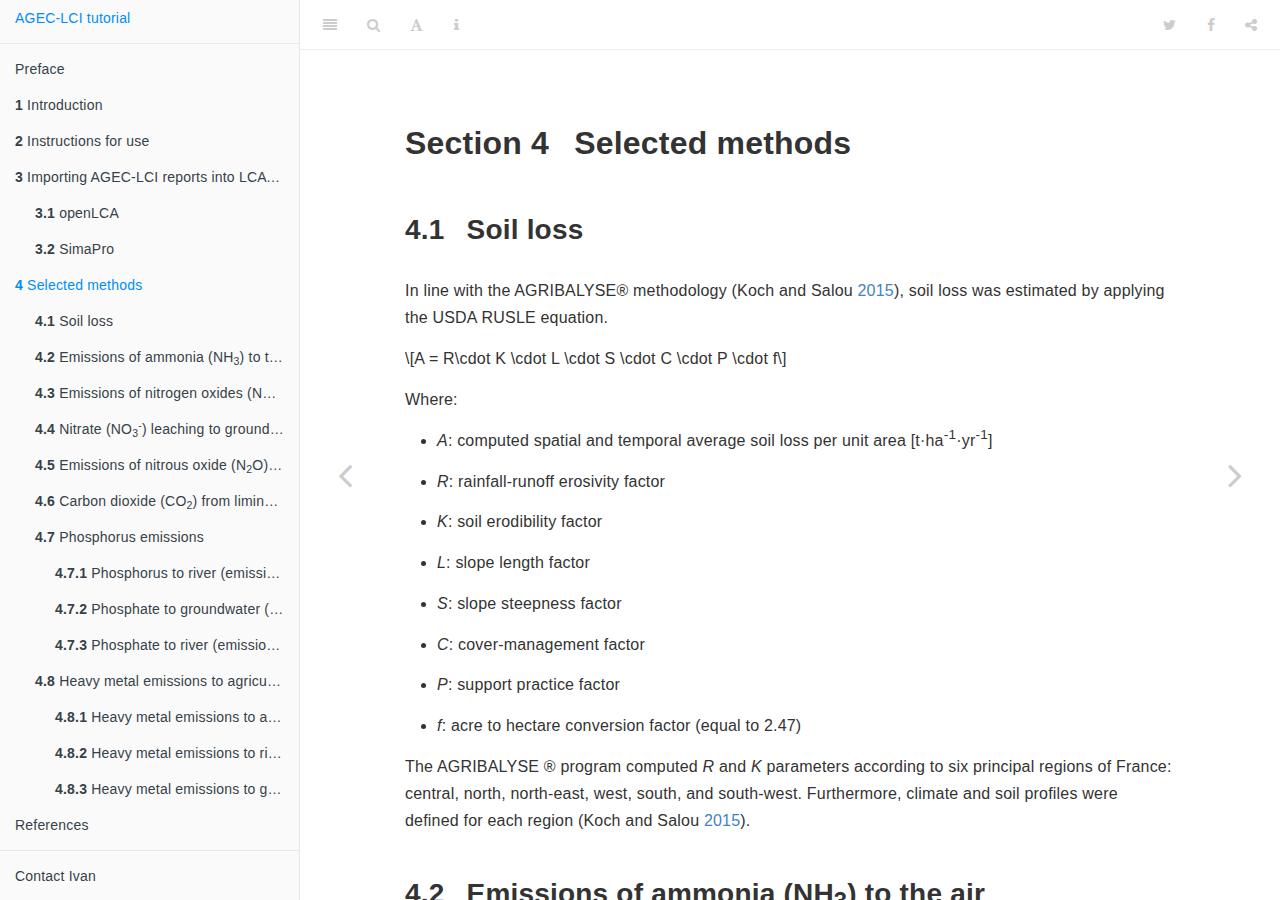
<file: docs/selected-methods.html>
<!DOCTYPE html>
<html lang="" xml:lang="">
<head>

  <meta charset="utf-8" />
  <meta http-equiv="X-UA-Compatible" content="IE=edge" />
  <title>Section 4 Selected methods | AGEC-LCI tutorial</title>
  <meta name="description" content="This is a tutorial for AGEC-LCI" />
  <meta name="generator" content="bookdown 0.19 and GitBook 2.6.7" />

  <meta property="og:title" content="Section 4 Selected methods | AGEC-LCI tutorial" />
  <meta property="og:type" content="book" />
  
  
  <meta property="og:description" content="This is a tutorial for AGEC-LCI" />
  <meta name="github-repo" content="rstudio/bookdown-demo" />

  <meta name="twitter:card" content="summary" />
  <meta name="twitter:title" content="Section 4 Selected methods | AGEC-LCI tutorial" />
  
  <meta name="twitter:description" content="This is a tutorial for AGEC-LCI" />
  

<meta name="author" content="Ivan Viveros Santos" />



  <meta name="viewport" content="width=device-width, initial-scale=1" />
  <meta name="apple-mobile-web-app-capable" content="yes" />
  <meta name="apple-mobile-web-app-status-bar-style" content="black" />
  
  
<link rel="prev" href="importing-agec-lci-reports-into-lca-software.html"/>
<link rel="next" href="references.html"/>
<script src="libs/jquery-2.2.3/jquery.min.js"></script>
<link href="libs/gitbook-2.6.7/css/style.css" rel="stylesheet" />
<link href="libs/gitbook-2.6.7/css/plugin-table.css" rel="stylesheet" />
<link href="libs/gitbook-2.6.7/css/plugin-bookdown.css" rel="stylesheet" />
<link href="libs/gitbook-2.6.7/css/plugin-highlight.css" rel="stylesheet" />
<link href="libs/gitbook-2.6.7/css/plugin-search.css" rel="stylesheet" />
<link href="libs/gitbook-2.6.7/css/plugin-fontsettings.css" rel="stylesheet" />
<link href="libs/gitbook-2.6.7/css/plugin-clipboard.css" rel="stylesheet" />









<script src="libs/kePrint-0.0.1/kePrint.js"></script>
<script src="libs/htmlwidgets-1.5.1/htmlwidgets.js"></script>
<link href="libs/leaflet-1.3.1/leaflet.css" rel="stylesheet" />
<script src="libs/leaflet-1.3.1/leaflet.js"></script>
<link href="libs/leafletfix-1.0.0/leafletfix.css" rel="stylesheet" />
<script src="libs/Proj4Leaflet-1.0.1/proj4-compressed.js"></script>
<script src="libs/Proj4Leaflet-1.0.1/proj4leaflet.js"></script>
<link href="libs/rstudio_leaflet-1.3.1/rstudio_leaflet.css" rel="stylesheet" />
<script src="libs/leaflet-binding-2.0.3/leaflet.js"></script>
<link href="libs/leaflet-minimap-3.3.1/Control.MiniMap.min.css" rel="stylesheet" />
<script src="libs/leaflet-minimap-3.3.1/Control.MiniMap.min.js"></script>
<script src="libs/leaflet-minimap-3.3.1/Minimap-binding.js"></script>



<link rel="stylesheet" href="style.css" type="text/css" />
</head>

<body>



  <div class="book without-animation with-summary font-size-2 font-family-1" data-basepath=".">

    <div class="book-summary">
      <nav role="navigation">

<ul class="summary">
<li><a href="./">AGEC-LCI tutorial</a></li>

<li class="divider"></li>
<li class="chapter" data-level="" data-path="index.html"><a href="index.html"><i class="fa fa-check"></i>Preface</a></li>
<li class="chapter" data-level="1" data-path="introduction.html"><a href="introduction.html"><i class="fa fa-check"></i><b>1</b> Introduction</a></li>
<li class="chapter" data-level="2" data-path="instructions.html"><a href="instructions.html"><i class="fa fa-check"></i><b>2</b> Instructions for use</a></li>
<li class="chapter" data-level="3" data-path="importing-agec-lci-reports-into-lca-software.html"><a href="importing-agec-lci-reports-into-lca-software.html"><i class="fa fa-check"></i><b>3</b> Importing AGEC-LCI reports into LCA software</a><ul>
<li class="chapter" data-level="3.1" data-path="importing-agec-lci-reports-into-lca-software.html"><a href="importing-agec-lci-reports-into-lca-software.html#import-olca"><i class="fa fa-check"></i><b>3.1</b> openLCA</a></li>
<li class="chapter" data-level="3.2" data-path="importing-agec-lci-reports-into-lca-software.html"><a href="importing-agec-lci-reports-into-lca-software.html#import-simapro"><i class="fa fa-check"></i><b>3.2</b> SimaPro</a></li>
</ul></li>
<li class="chapter" data-level="4" data-path="selected-methods.html"><a href="selected-methods.html"><i class="fa fa-check"></i><b>4</b> Selected methods</a><ul>
<li class="chapter" data-level="4.1" data-path="selected-methods.html"><a href="selected-methods.html#soil-loss"><i class="fa fa-check"></i><b>4.1</b> Soil loss</a></li>
<li class="chapter" data-level="4.2" data-path="selected-methods.html"><a href="selected-methods.html#emissions-of-ammonia-nh3-to-the-air"><i class="fa fa-check"></i><b>4.2</b> Emissions of ammonia (NH<sub>3</sub>) to the air</a></li>
<li class="chapter" data-level="4.3" data-path="selected-methods.html"><a href="selected-methods.html#emissions-of-nitrogen-oxides-noxnono2-to-the-air"><i class="fa fa-check"></i><b>4.3</b> Emissions of nitrogen oxides (NOx,NO,NO<sub>2</sub>) to the air</a></li>
<li class="chapter" data-level="4.4" data-path="selected-methods.html"><a href="selected-methods.html#nitrate-no3--leaching-to-ground-water"><i class="fa fa-check"></i><b>4.4</b> Nitrate (NO<sub>3</sub><sup>-</sup>) leaching to groundwater</a></li>
<li class="chapter" data-level="4.5" data-path="selected-methods.html"><a href="selected-methods.html#emissions-of-nitrous-oxide-n2o-to-air"><i class="fa fa-check"></i><b>4.5</b> Emissions of nitrous oxide (N<sub>2</sub>O) to air</a></li>
<li class="chapter" data-level="4.6" data-path="selected-methods.html"><a href="selected-methods.html#carbon-dioxide-co2-from-liming-and-urea-application"><i class="fa fa-check"></i><b>4.6</b> Carbon dioxide (CO<sub>2</sub>) from liming and urea application</a></li>
<li class="chapter" data-level="4.7" data-path="selected-methods.html"><a href="selected-methods.html#phosphorous-emissions"><i class="fa fa-check"></i><b>4.7</b> Phosphorus emissions</a><ul>
<li class="chapter" data-level="4.7.1" data-path="selected-methods.html"><a href="selected-methods.html#phosphorus-to-river-emission-by-soil-loss"><i class="fa fa-check"></i><b>4.7.1</b> Phosphorus to river (emission by soil loss)</a></li>
<li class="chapter" data-level="4.7.2" data-path="selected-methods.html"><a href="selected-methods.html#phosphate-to-ground-water-emission-by-leaching"><i class="fa fa-check"></i><b>4.7.2</b> Phosphate to groundwater (emission by leaching)</a></li>
<li class="chapter" data-level="4.7.3" data-path="selected-methods.html"><a href="selected-methods.html#phosphate-to-river-emission-by-run-off"><i class="fa fa-check"></i><b>4.7.3</b> Phosphate to river (emission by run-off)</a></li>
</ul></li>
<li class="chapter" data-level="4.8" data-path="selected-methods.html"><a href="selected-methods.html#heavy-metal-emissions-to-agricultural-soil-surface-water-and-ground-water"><i class="fa fa-check"></i><b>4.8</b> Heavy metal emissions to agricultural soil, surface water and groundwater</a><ul>
<li class="chapter" data-level="4.8.1" data-path="selected-methods.html"><a href="selected-methods.html#heavy-metal-emissions-to-agricultural-soils"><i class="fa fa-check"></i><b>4.8.1</b> Heavy metal emissions to agricultural soils</a></li>
<li class="chapter" data-level="4.8.2" data-path="selected-methods.html"><a href="selected-methods.html#heavy-metal-emissions-to-river"><i class="fa fa-check"></i><b>4.8.2</b> Heavy metal emissions to river</a></li>
<li class="chapter" data-level="4.8.3" data-path="selected-methods.html"><a href="selected-methods.html#heavy-metal-emissions-to-ground-water"><i class="fa fa-check"></i><b>4.8.3</b> Heavy metal emissions to groundwater</a></li>
</ul></li>
</ul></li>
<li class="chapter" data-level="" data-path="references.html"><a href="references.html"><i class="fa fa-check"></i>References</a></li>
<li class="divider"></li>
<li><a href="https://ca.linkedin.com/in/ivan-viveros-santos" target="blank">Contact Ivan</a></li>

</ul>

      </nav>
    </div>

    <div class="book-body">
      <div class="body-inner">
        <div class="book-header" role="navigation">
          <h1>
            <i class="fa fa-circle-o-notch fa-spin"></i><a href="./">AGEC-LCI tutorial</a>
          </h1>
        </div>

        <div class="page-wrapper" tabindex="-1" role="main">
          <div class="page-inner">

            <section class="normal" id="section-">
<div id="selected-methods" class="section level1">
<h1><span class="header-section-number">Section 4</span> Selected methods</h1>
<div id="soil-loss" class="section level2">
<h2><span class="header-section-number">4.1</span> Soil loss</h2>
<p>In line with the AGRIBALYSE® methodology <span class="citation">(Koch and Salou <a href="#ref-Koch2015" role="doc-biblioref">2015</a>)</span>, soil loss was estimated by applying the USDA RUSLE equation.</p>
<p><span class="math display">\[A = R\cdot K \cdot L \cdot S \cdot C \cdot P \cdot f\]</span></p>
<p>Where:</p>
<ul>
<li><p><em>A</em>: computed spatial and temporal average soil loss per unit area [t·ha<sup>-1</sup>·yr<sup>-1</sup>]</p></li>
<li><p><em>R</em>: rainfall-runoff erosivity factor</p></li>
<li><p><em>K</em>: soil erodibility factor</p></li>
<li><p><em>L</em>: slope length factor</p></li>
<li><p><em>S</em>: slope steepness factor</p></li>
<li><p><em>C</em>: cover-management factor</p></li>
<li><p><em>P</em>: support practice factor</p></li>
<li><p><em>f</em>: acre to hectare conversion factor (equal to 2.47)</p></li>
</ul>
<p>The AGRIBALYSE ® program computed <em>R</em> and <em>K</em> parameters according to six principal regions of France: central, north, north-east, west, south, and south-west. Furthermore, climate and soil profiles were defined for each region <span class="citation">(Koch and Salou <a href="#ref-Koch2015" role="doc-biblioref">2015</a>)</span>.</p>
</div>
<div id="emissions-of-ammonia-nh3-to-the-air" class="section level2">
<h2><span class="header-section-number">4.2</span> Emissions of ammonia (NH<sub>3</sub>) to the air</h2>
<p>In keeping with the AGRIBALYSE® methodology <span class="citation">(Koch and Salou <a href="#ref-Koch2015" role="doc-biblioref">2015</a>)</span>, emissions of NH<sub>3</sub> from organic fertilizers were calculated by applying the <span class="citation">EMEP-EEA (<a href="#ref-emep-eea2009" role="doc-biblioref">2009</a>)</span> Tier 2. While the emissions of NH<sub>3</sub> resulting from the application of mineral fertilizers were calculated according to the <span class="citation">EMEP-EEA (<a href="#ref-emep-eea2013" role="doc-biblioref">2013</a>)</span> Tier 2, which is in line with the World Food LCA Database (WFLDB) <span class="citation">(Nemecek et al. <a href="#ref-nemecek2014" role="doc-biblioref">2014</a>)</span>. This allowed to consider the effect of both temperature and soil pH in the computation of NH<sub>3</sub> emissions.</p>
<p>The NH<sub>3</sub> emissions were calculated according to the following equation:</p>
<p><span class="math display">\[NH_3=\frac{17}{14} \cdot \sum_{m=1}^{M}(EF_a \cdot p + EF_b \cdot (1-p)) \cdot N \]</span></p>
<p>Where:</p>
<ul>
<li><p><em>NH<sub>3</sub></em>: ammonia emissions after mineral fertilizer application [kg NH<sub>3</sub>]</p></li>
<li><p><em>m</em>: fertilizer type (M: number of fertilizer types)</p></li>
<li><p><em>EF<sub>a</sub></em>: emission factor on soils with pH ≤ 7 [kg NH<sub>3</sub>-N/Kg N]</p></li>
<li><p><em>EF<sub>b</sub></em>: emission factor on soils with pH &gt; 7 [kg NH<sub>3</sub>-N/Kg N]</p></li>
<li><p><em>p</em>: fraction of soils with pH ≤ 7 [%/100]</p></li>
<li><p><em>N</em>: fertilizer application [kg N]</p></li>
<li><p><em>17/14</em> is the conversion factor from N to NH<sub>3</sub>.</p></li>
</ul>
<p>The above equation was simplified by considering that only one value of pH is reported for a given plot, which implies assuming that the pH is homogeneous in the studied agricultural field. In the equation below, <em>i</em> can take the values <em>EF<sub>a</sub></em> or <em>EF<sub>b</sub></em>, whether the pH is below or above 7.<br />
<span class="math display">\[NH_3=\frac{17}{14} \cdot \sum_{m=1}^{M} EF_i \cdot N\]</span></p>
</div>
<div id="emissions-of-nitrogen-oxides-noxnono2-to-the-air" class="section level2">
<h2><span class="header-section-number">4.3</span> Emissions of nitrogen oxides (NOx, NO, NO<sub>2</sub>) to the air</h2>
<p>Nitrogen oxides result principally from the nitrification process. In line with the AGRIBALYSE® methodology <span class="citation">(Koch and Salou <a href="#ref-Koch2015" role="doc-biblioref">2015</a>)</span> and the WFLDB <span class="citation">(Nemecek et al. <a href="#ref-nemecek2014" role="doc-biblioref">2014</a>)</span>, the <span class="citation">EMEP-EEA (<a href="#ref-emep-eea2009" role="doc-biblioref">2009</a>)</span> Tier 1 was applied to calculate nitric oxide emission generated from the application of organic and mineral fertilizers. Regardless of the type of fertilizer (i.e., organic or mineral) the same emission factor is used:</p>
<ul>
<li><strong>Emission factor for NOx-N</strong>: 0.012 kg NOx-N/kg N applied</li>
</ul>
<p>Prior to the computation of NO emissions, N volatized as NH<sub>3</sub> was substracted from the amount of N applied.</p>
<p>In ecoinvent, nitrogen oxide emissions are calculated with respect to NO<sub>2</sub>. In consequence, a conversion factor of 46/14 was applied to the calculated emissions in terms of N.</p>
</div>
<div id="nitrate-no3--leaching-to-ground-water" class="section level2">
<h2><span class="header-section-number">4.4</span> Nitrate (NO<sub>3</sub><sup>-</sup>) leaching to groundwater</h2>
<p><span class="citation">Faist Emmenegger, Reinhard, and Zah (<a href="#ref-faist2009" role="doc-biblioref">2009</a>)</span> employed a simple regression model from Willigen (2000) to calculate nitrate leaching to groundwater in the context of the <em>Sustainability Quick Check for Biofuels Project</em>. The main limitation of the SQCB-NO<sub>3</sub> model is that it does not account for soil hydrological and biochemical processes. In consequence, the output of this model must be considered as an estimate of nitrate leaching. Nevertheless, the SQCB-NO<sub>3</sub> model has been applied in AGRIBALYSE® <span class="citation">(Koch and Salou <a href="#ref-Koch2015" role="doc-biblioref">2015</a>)</span>, WFLDB <span class="citation">(Nemecek et al. <a href="#ref-nemecek2014" role="doc-biblioref">2014</a>)</span> and ecoinvent <span class="citation">(Nemecek and Schnetzer <a href="#ref-nemecek2011" role="doc-biblioref">2011</a>)</span> to calculate nitrate leaching in non-European agricultural fields.</p>
<p>The SQCB-NO3 model was selected over the SALCA-nitrate model because the former was used by AGRIBALYSE ® to calculate nitrate leaching in vineyard fields, which is a research interest of the authors. Furthermore, this model allows to consistently compute nitrate emissions for other crops, and it facilitates updating the VBA application.</p>
<p>Nitrate emissions were calculated according to the following regression model <span class="citation">(Faist Emmenegger, Reinhard, and Zah <a href="#ref-faist2009" role="doc-biblioref">2009</a>)</span>:</p>
<p><span class="math display">\[N=21.37 + \frac{P}{c \cdot L} \Big[0.0037 \cdot S + 0.0000601 \cdot N_{org} - 0.00362 \cdot U  \Big]\]</span></p>
<p>Where:</p>
<ul>
<li><p><em>N</em>: quantity of nitrogen leached [kg N·ha<sup>-1</sup>·year<sup>-1</sup>]</p></li>
<li><p><em>P</em>: precipitation and watering, in mm per year</p></li>
<li><p><em>c</em>: soil clay content, in basis 100</p></li>
<li><p><em>L</em>: rooting depth, in meters</p></li>
<li><p><em>S</em>: nitrogen supply, including crop residues [kg N·ha<sup>-1</sup>]</p></li>
<li><p><em>N<sub>org</sub></em>: quantity of nitrogen in the soil organic matter [kg N·ha<sup>-1</sup>]</p></li>
<li><p><em>U</em>: nitrogen uptake [kg N·ha<sup>-1</sup>]</p></li>
</ul>
<p>A conversion factor of 62/14 was applied to the calculated emissions of nitrate in terms of N.</p>
</div>
<div id="emissions-of-nitrous-oxide-n2o-to-air" class="section level2">
<h2><span class="header-section-number">4.5</span> Emissions of nitrous oxide (N<sub>2</sub>O) to air</h2>
<p>Nitrous oxide (N<sub>2</sub>O) results from nitrification and denitrification processes. The global warming potential (GWP) of N<sub>2</sub>O for a time horizon of 100 years is 310 times the GWP of CO<sub>2</sub> <span class="citation">(IPCC <a href="#ref-IPCC2006" role="doc-biblioref">2006</a>)</span>.</p>
<p>N<sub>2</sub>O emissions were calculated according to the following equation <span class="citation">(IPCC <a href="#ref-IPCC2006" role="doc-biblioref">2006</a>)</span>:</p>
<p><span class="math display">\[N_2O = \frac{44}{28} \cdot \bigg (0.01 \cdot \Big(N_{tot} + N_{cr} + N_{som} + \frac{14}{17} \cdot NH_3 + \frac{14}{46} \cdot NOx \Big) + 0.0075 \cdot \frac{14}{62} \cdot NO_3 \bigg)\]</span></p>
<p>Where:</p>
<ul>
<li><p><em>N<sub>2</sub>O</em>: emissions of nitrous oxide [kg N<sub>2</sub>O·ha<sup>-1</sup>]</p></li>
<li><p><em>N<sub>tot</sub></em>: total nitrogen in mineral and organic fertilizer [kg N·ha<sup>-1</sup>]</p></li>
<li><p><em>N<sub>cr</sub></em>: nitrogen contained in the crop residues [kg N·ha<sup>-1</sup>]</p></li>
<li><p><em>N<sub>som</sub></em>: nitrogen from mineralisation of soil organic matter [kg N·ha<sup>-1</sup>]</p></li>
<li><p><em>NH<sub>3</sub></em>: losses of nitrogen in the form of ammonia [kg NH<sub>3</sub>·ha<sup>-1</sup>]</p></li>
<li><p><em>NOx</em>: losses of nitrogen in the form of nitrogen oxides [kg NO<sub>2</sub>·ha<sup>-1</sup>]</p></li>
<li><p><em>NO<sub>3</sub></em>: losses of nitrogen in the form of nitrate [kg NO<sub>3</sub>·ha<sup>-1</sup>]</p></li>
</ul>
<p>With:</p>
<p><span class="math display">\[N_{som}=N_{org} \cdot MR\]</span></p>
<p><em>MR:</em> Mineralisation rate (1.6 %) - SQCB-NO3 (Faist Emmenegger et al., 2009).</p>
</div>
<div id="carbon-dioxide-co2-from-liming-and-urea-application" class="section level2">
<h2><span class="header-section-number">4.6</span> Carbon dioxide (CO<sub>2</sub>) from liming and urea application</h2>
<p>The aim of applying lime in agricultural soils is to decrease soil acidity and improve plant development. The addition of carbonates employing limestone or dolomite entails the dissolution of carbonate limes and the release of bicarbonate (2HCO<sub>3</sub><sup>-</sup>). Subsequently, the bicarbonate is transformed into CO<sub>2</sub> and water <span class="citation">(IPCC <a href="#ref-IPCC2006" role="doc-biblioref">2006</a>)</span>.</p>
<p>In agreement with the AGRIBALYSE® methodology <span class="citation">(Koch and Salou <a href="#ref-Koch2015" role="doc-biblioref">2015</a>)</span>, the WFLDB <span class="citation">(Nemecek et al. <a href="#ref-nemecek2014" role="doc-biblioref">2014</a>)</span>, and ecoinvent <span class="citation">(Nemecek and Schnetzer <a href="#ref-nemecek2011" role="doc-biblioref">2011</a>)</span>, carbon dioxide emissions generated from the application of lime and urea were calculated according to <span class="citation">IPCC (<a href="#ref-IPCC2006" role="doc-biblioref">2006</a>)</span> Tier 1. The calculated emissions are based on a worst-case approach because it is considered that the total amount of carbon is released in the form of CO<sub>2</sub>.</p>
<p>CO<sub>2</sub> emissions from lime application:</p>
<p><span class="math display">\[CO_2-C_{Emission}=M_{limestone} \cdot EF_{limestone} + M_{dolomite} \cdot EF_{dolomite}\]</span></p>
<p>Where:</p>
<ul>
<li><p><em>CO<sub>2</sub>-C<sub>Emissions</sub></em>: C emissions from lime application, tonnes C·yr<sup>-1</sup></p></li>
<li><p><em>M</em>: annual amount of calcic limestone or dolomite, tonnes·yr<sup>-1</sup></p></li>
<li><p><em>EF</em>: emission factor, tonne of C·(tonne of limestone or dolomite)<sup>-1</sup></p></li>
</ul>
<table>
<caption><span id="tab:carbon-dioxide-ef">Table 4.1: </span> EF-Emission factor (kg of C·kg of product<sup>-1</sup>)</caption>
<thead>
<tr class="header">
<th>Product</th>
<th>EF</th>
</tr>
</thead>
<tbody>
<tr class="odd">
<td>Limestone</td>
<td>0.12</td>
</tr>
<tr class="even">
<td>Dolomite</td>
<td>0.13</td>
</tr>
<tr class="odd">
<td>Urea</td>
<td>1.57</td>
</tr>
</tbody>
</table>
<p>Finally, a factor of 44/12 is applied to transform the emissions in terms of carbon into emissions based on carbon dioxide.</p>
<p><span class="math display">\[CO_2= \frac{44}{12} \cdot CO_2-C_{Emission}\]</span></p>
</div>
<div id="phosphorous-emissions" class="section level2">
<h2><span class="header-section-number">4.7</span> Phosphorus emissions</h2>
<p>In agreement with the AGRIBALYSE® methodology <span class="citation">(Koch and Salou <a href="#ref-Koch2015" role="doc-biblioref">2015</a>)</span>, the WFLDB methodology <span class="citation">(Nemecek et al. <a href="#ref-nemecek2014" role="doc-biblioref">2014</a>)</span>, and the ecoinvent methodology <span class="citation">(Nemecek and Schnetzer <a href="#ref-nemecek2011" role="doc-biblioref">2011</a>)</span>, emissions of phosphorous to water were calculated by applying the SALCA-P model <span class="citation">(Prasuhn <a href="#ref-prasuhn2006" role="doc-biblioref">2006</a>)</span>.</p>
<p>The SALCA-P model computes three types of emissions to water according to the mechanism generating them:</p>
<ul>
<li>Phosphorus to river (emission by soil loss)</li>
<li>Phosphate to groundwater (emission by leaching).</li>
<li>Phosphate to river (emission by run-off)</li>
</ul>
<div id="phosphorus-to-river-emission-by-soil-loss" class="section level3">
<h3><span class="header-section-number">4.7.1</span> Phosphorus to river (emission by soil loss)</h3>
<p>Emissions of phosphorus by soil loss were calculated according to the following equation <span class="citation">(Prasuhn <a href="#ref-prasuhn2006" role="doc-biblioref">2006</a>)</span>:</p>
<p><span class="math display">\[P_E=A \cdot P_S \cdot F_R \cdot F_{SR} \cdot t\]</span>
Where:</p>
<ul>
<li><p><em>P<sub>E</sub></em>: phosphorus emitted by soil loss to rivers [kg.ha<sup>-1</sup>.yr<sup>-1</sup>]</p></li>
<li><p><em>A</em>: quantity of soil lost [kg.ha<sup>-1</sup>.yr<sup>-1</sup>]</p></li>
<li><p><em>t</em>: land occupation time (number of days/365)</p></li>
</ul>
<table>
<caption><span id="tab:phosphorous-river">Table 4.2: </span> Parameters for calculating phosphorous emissions to river <span class="citation">(Prasuhn <a href="#ref-prasuhn2006" role="doc-biblioref">2006</a>)</span></caption>
<thead>
<tr class="header">
<th>Parameter</th>
<th>Definition</th>
<th>Default value</th>
<th>Units</th>
</tr>
</thead>
<tbody>
<tr class="odd">
<td><em>P<sub>S</sub></em></td>
<td>Phosphorous content in the upper part of the soil</td>
<td>0.00095</td>
<td>kg P·kg soil<sup>-1</sup></td>
</tr>
<tr class="even">
<td><em>F<sub>R</sub></em></td>
<td>Eroded particle enrichment factor</td>
<td>1.86</td>
<td>-</td>
</tr>
<tr class="odd">
<td><em>F<sub>SR</sub></em></td>
<td>Fraction of soil lost that reaches the river</td>
<td>0.2</td>
<td>-</td>
</tr>
</tbody>
</table>
</div>
<div id="phosphate-to-ground-water-emission-by-leaching" class="section level3">
<h3><span class="header-section-number">4.7.2</span> Phosphate to groundwater (emission by leaching)</h3>
<p>The leaching of phosphate to groundwater was calculated according to the following equation <span class="citation">(Prasuhn <a href="#ref-prasuhn2006" role="doc-biblioref">2006</a>)</span>:</p>
<p><span class="math display">\[P_L=P_{LM} \cdot F_{CSS} \cdot t\]</span></p>
<p>Where:</p>
<ul>
<li><p><em>P<sub>L</sub></em>: leached phosphorus [kg.ha<sup>-1</sup>.yr<sup>-1</sup>]</p></li>
<li><p><em>P<sub>LM</sub></em>: average quantity of phosphorus leached depending on the land occupation category [kg P.ha<sup>-1</sup>.yr<sup>-1</sup>]</p></li>
<li><p><em>F<sub>CSS</sub></em>: correction factor for fertilization with slurry and/or sludge (see equation below)</p></li>
<li><p><em>t</em>: occupation time (number of days/365)</p></li>
</ul>
<p>A conversion factor of 95/31 was applied to convert the emissions of phosphorus into emissions of phosphate.</p>
<p><span class="math display">\[F_{CSS}=1+ \frac{0.2 \cdot (P_2O_{5-slurry\: and\: sludge})}{80}\]</span></p>
</div>
<div id="phosphate-to-river-emission-by-run-off" class="section level3">
<h3><span class="header-section-number">4.7.3</span> Phosphate to river (emission by run-off)</h3>
<p>Emissions of phosphate to river by run-off were calculated according to the following equation <span class="citation">(Prasuhn <a href="#ref-prasuhn2006" role="doc-biblioref">2006</a>)</span>:</p>
<p><span class="math display">\[P_R=P_{RM} \cdot F_C \cdot F_S \cdot t\]</span></p>
<p>Where:</p>
<ul>
<li><p><em>P<sub>R</sub></em>: phosphorus lost by run-off to the rivers [kg.ha<sup>-1</sup>.yr<sup>-1</sup>]</p></li>
<li><p><em>P<sub>RM</sub></em>: average quantity of phosphorus lost by run-off depending on the land occupation category [kg P.ha<sup>-1</sup>.yr<sup>-1</sup>]</p></li>
<li><p><em>F<sub>C</sub></em>: correction factor for the form of phosphorus applied (mineral, liquid/solid organic)</p></li>
<li><p><em>F<sub>S</sub></em>: slope factor. F<sub>S</sub> = 0 if slope &lt; 3%, F<sub>S</sub>= 1, otherwise.</p></li>
<li><p><em>t</em>: occupation time (number of days/365)</p></li>
</ul>
<p><span class="math display">\[F_C=1+ \frac{0.7 \cdot P_2O_{5-slurry\: and \: sludge} + 0.2 \cdot P_2O_{5-mineral \: fertilizer} + 0.4  \cdot P_2O_{5-manure\: and\: compost}}{80}\]</span></p>
<p>A conversion factor of 95/31 was applied to convert emissions of phosphorus into emissions of phosphate.</p>
</div>
</div>
<div id="heavy-metal-emissions-to-agricultural-soil-surface-water-and-ground-water" class="section level2">
<h2><span class="header-section-number">4.8</span> Heavy metal emissions to agricultural soil, surface water and groundwater</h2>
<p>Emissions of heavy metals to soil, ground, and surface water are calculated based on a mass balance. The inputs considered are seeds, fertilizers, soil amendments, metal-based pesticides, and air deposition. The outputs correspond to the emissions of trace metals into ground and surface water and the products harvested.</p>
<div id="heavy-metal-emissions-to-agricultural-soils" class="section level3">
<h3><span class="header-section-number">4.8.1</span> Heavy metal emissions to agricultural soils</h3>
<p>The mass balance of trace metal <em>(TM) x</em> in soil is calculated according to the following equation <span class="citation">(Koch and Salou <a href="#ref-Koch2015" role="doc-biblioref">2015</a>)</span>:</p>
<p><span class="math display">\[\Delta F_{TMx}=\sum_{SFPI_y}IN_y \cdot C_{y,x} - \Big (\sum_{PLR_z} OUT_z \cdot C_{z,x} \Big) \cdot Alloc_x \quad \forall x \in \{Cd,Cu,Zn,Pb,Ni,Cr,Hg\}\]</span></p>
<p>Where:</p>
<ul>
<li><p><em>ΔFTMx</em>: Flow into the soil of <em>Trace Metal x (TMx)</em></p></li>
<li><p><em>INy</em>: Quantity of input <em>SFPIy</em> containing TMx:</p>
<ul>
<li><p>Seed</p></li>
<li><p>Fertilizer (mineral, organic, farm, sludge)</p></li>
<li><p>Pesticides</p></li>
<li><p>Sundry Inputs</p></li>
</ul></li>
<li><p><em>Cy,x</em>: Content of <em>TMx</em> in input <em>SFPIy</em></p></li>
<li><p><em>OUTz</em>: Quantity of output <em>PLRz</em> carrying the trace metal <em>TMx</em></p>
<ul>
<li><p>Products harvested (including co-products and/or residues exported)</p></li>
<li><p>Leaching to groundwater</p></li>
<li><p>Run-off to surface water by soil loss</p></li>
</ul></li>
<li><p><em>Cz,x</em>: Content of <em>TMx</em> in output PLRz</p></li>
<li><p><em>Alloc<sub>x</sub></em>: Allocation factor for TMx output flow. This allocation factor only takes account of part of the output flows from the deposition of trace metals. The allocation is calculated for each trace metal:</p></li>
</ul>
<p><span class="math display">\[Alloc_x = \frac{ \sum_{SFPIy}IN_y \cdot T_{y,x}}{ \sum_{SFPIy} IN_y \cdot T_{y,x} + Dep_x}\]</span></p>
</div>
<div id="heavy-metal-emissions-to-river" class="section level3">
<h3><span class="header-section-number">4.8.2</span> Heavy metal emissions to river</h3>
<p>Trace metal emissions through erosion are calculated according to the following equation <span class="citation">(Koch and Salou <a href="#ref-Koch2015" role="doc-biblioref">2015</a>)</span>:</p>
<p><span class="math display">\[M_{erosion,TMx} = A \cdot S_{TMx} \cdot F_R \cdot F_{SR} \cdot t \cdot Alloc_x\]</span></p>
<p>Where:</p>
<ul>
<li><p><em>M<sub>erosion,TM</sub>x</em>: emission of trace metal x to river [kg·ha<sup>-1</sup>·yr<sup>-1</sup>]</p></li>
<li><p><em>A</em>: amount of soil lost [kg·ha<sup>-1</sup>·yr<sup>-1</sup>]</p></li>
<li><p><em>S<sub>TMx</sub></em>: the content of trace metal x in the upper part of the soil</p></li>
<li><p><em>F<sub>R</sub></em>: eroded particle enrichment factor</p></li>
<li><p><em>F<sub>SR</sub></em>: fraction of soil lost that reaches the river</p></li>
<li><p><em>t</em>: land occupation time (number of days/365)</p></li>
<li><p><em>Alloc<sub>x</sub></em>: allocation factor for trace metal x</p></li>
</ul>
<p>The amount of soil lost was calculated by applying the RUSLE equation. An average concentration of trace metals depending on the soil use was considered. The eroded particle enrichment factor and the fraction of soil lost that reaches the river took the default values considered in the AGRIBALYSE® methodology <span class="citation">(Koch and Salou <a href="#ref-Koch2015" role="doc-biblioref">2015</a>)</span>. Please refer to <a href="selected-methods.html#phosphorous-emissions">Section</a> <a href="selected-methods.html#phosphorous-emissions">4.7</a> to retrieve the last two parameters.</p>
</div>
<div id="heavy-metal-emissions-to-ground-water" class="section level3">
<h3><span class="header-section-number">4.8.3</span> Heavy metal emissions to groundwater</h3>
<p>Trace metal emissions into groundwater were calculated according to the following equation <span class="citation">(Koch and Salou <a href="#ref-Koch2015" role="doc-biblioref">2015</a>)</span>:</p>
<p><span class="math display">\[M_{leachng,TMx} = m_{leaching,TMx} \cdot t \cdot Alloc_x\]</span></p>
<p>Where:</p>
<ul>
<li><p><em>M<sub>leaching,TMx</sub></em>: emission of trace metal x to groundwater [kg·ha<sup>-1</sup>·yr<sup>-1</sup>]</p></li>
<li><p><em>m<sub>leaching,TMx</sub></em>: average emission of trace metal x to groundwater [kg·ha<sup>-1</sup>·yr<sup>-1</sup>]</p></li>
<li><p><em>Alloc<sub>x</sub></em>: allocation factor for trace metal x.</p></li>
</ul>

</div>
</div>
</div>
<h3>References</h3>
<div id="refs" class="references">
<div id="ref-emep-eea2009">
<p>EMEP-EEA. 2009. Web Page. <a href="https://www.eea.europa.eu/publications/emep-eea-emission-inventory-guidebook-2009">https://www.eea.europa.eu/publications/emep-eea-emission-inventory-guidebook-2009</a>.</p>
</div>
<div id="ref-emep-eea2013">
<p>EMEP-EEA. 2013. Web Page. <a href="http://www.eea.europa.eu/publications/emep-eea-guidebook-2013">http://www.eea.europa.eu/publications/emep-eea-guidebook-2013</a>.</p>
</div>
<div id="ref-faist2009">
<p>Faist Emmenegger, M, J Reinhard, and R Zah. 2009. “Sustainability Quick Check for Biofuels–Intermediate Background Report.” Journal Article. <em>With Contributions from T. Ziep, R. Weichbrodt, Prof. Dr. V. Wohlgemuth, FHTW Berlin and A, Roches, R. Freiermuth Knuchel, Dr. G Gaillard, Agroscope Reckenholz-Tänikon, Düendorf, Germany</em>.</p>
</div>
<div id="ref-IPCC2006">
<p>IPCC. 2006. <em>2006 Ipcc Guidelines for National Greenhouse Gas Inventories, Prepared by the National Greenhouse Gas Inventories Programme</em>. Book. IGES, Japan.</p>
</div>
<div id="ref-Koch2015">
<p>Koch, Peter, and Thibault Salou. 2015. <em>AGRIBALYSE: Rapport Méthodologique - Version 1.2</em>. Book. Angers, France: ADEME. <a href="https://www.ademe.fr/sites/default/files/assets/documents/agribalyse-rapport-methodologique-v1_2.pdf">https://www.ademe.fr/sites/default/files/assets/documents/agribalyse-rapport-methodologique-v1_2.pdf</a>.</p>
</div>
<div id="ref-nemecek2014">
<p>Nemecek, Thomas, Xavier Bengoa, J. Lansche, P. Mouron, V. Rossi, and S. Humbert. 2014. “Methodological Guidelines for the Life Cycle Inventory of Agricultural Products. Version 2.0, July 2014.” Journal Article. <em>World Food LCA Database (WFLDB). Quantis and Agroscope, Lausanne and Zurich, Switzerland</em>.</p>
</div>
<div id="ref-nemecek2011">
<p>Nemecek, Thomas, and Julian Schnetzer. 2011. “Methods of Assessment of Direct Field Emissions for Lcis of Agricultural Production Systems. Data V3.0 (2012).” Journal Article. <em>Agroscope Reckenholz-Tänikon Research Station ART</em>.</p>
</div>
<div id="ref-prasuhn2006">
<p>Prasuhn, Volker. 2006. “Erfassung Der Po4-Austräge Für Die ökobilanzierung.” Journal Article. <em>SALCA-Phosphor. Zürich, CH, Agrocope FAL Reckenholz</em>.</p>
</div>
</div>
            </section>

          </div>
        </div>
      </div>
<a href="importing-agec-lci-reports-into-lca-software.html" class="navigation navigation-prev " aria-label="Previous page"><i class="fa fa-angle-left"></i></a>
<a href="references.html" class="navigation navigation-next " aria-label="Next page"><i class="fa fa-angle-right"></i></a>
    </div>
  </div>
<script src="libs/gitbook-2.6.7/js/app.min.js"></script>
<script src="libs/gitbook-2.6.7/js/lunr.js"></script>
<script src="libs/gitbook-2.6.7/js/clipboard.min.js"></script>
<script src="libs/gitbook-2.6.7/js/plugin-search.js"></script>
<script src="libs/gitbook-2.6.7/js/plugin-sharing.js"></script>
<script src="libs/gitbook-2.6.7/js/plugin-fontsettings.js"></script>
<script src="libs/gitbook-2.6.7/js/plugin-bookdown.js"></script>
<script src="libs/gitbook-2.6.7/js/jquery.highlight.js"></script>
<script src="libs/gitbook-2.6.7/js/plugin-clipboard.js"></script>
<script>
gitbook.require(["gitbook"], function(gitbook) {
gitbook.start({
"sharing": {
"github": false,
"facebook": true,
"twitter": true,
"linkedin": false,
"weibo": false,
"instapaper": false,
"vk": false,
"all": ["facebook", "twitter", "linkedin", "weibo", "instapaper"]
},
"fontsettings": {
"theme": "white",
"family": "sans",
"size": 2
},
"edit": {
"link": null,
"text": null
},
"history": {
"link": null,
"text": null
},
"view": {
"link": null,
"text": null
},
"toolbar": {
"position": "fixed",
"edit": null,
"download": "pdf"
}
});
});
</script>

<!-- dynamically load mathjax for compatibility with self-contained -->
<script>
  (function () {
    var script = document.createElement("script");
    script.type = "text/javascript";
    var src = "true";
    if (src === "" || src === "true") src = "https://mathjax.rstudio.com/latest/MathJax.js?config=TeX-MML-AM_CHTML";
    if (location.protocol !== "file:")
      if (/^https?:/.test(src))
        src = src.replace(/^https?:/, '');
    script.src = src;
    document.getElementsByTagName("head")[0].appendChild(script);
  })();
</script>
</body>

</html>
</file>
<file: docs/libs/gitbook-2.6.7/css/plugin-table.css>
.book .book-body .page-wrapper .page-inner section.normal table{display:table;width:100%;border-collapse:collapse;border-spacing:0;overflow:auto}.book .book-body .page-wrapper .page-inner section.normal table td,.book .book-body .page-wrapper .page-inner section.normal table th{padding:6px 13px;border:1px solid #ddd}.book .book-body .page-wrapper .page-inner section.normal table tr{background-color:#fff;border-top:1px solid #ccc}.book .book-body .page-wrapper .page-inner section.normal table tr:nth-child(2n){background-color:#f8f8f8}.book .book-body .page-wrapper .page-inner section.normal table th{font-weight:700}
</file>
<file: docs/libs/gitbook-2.6.7/css/plugin-bookdown.css>
.book .book-header h1 {
  padding-left: 20px;
  padding-right: 20px;
}
.book .book-header.fixed {
  position: fixed;
  right: 0;
  top: 0;
  left: 0;
  border-bottom: 1px solid rgba(0,0,0,.07);
}
span.search-highlight {
  background-color: #ffff88;
}
@media (min-width: 600px) {
  .book.with-summary .book-header.fixed {
    left: 300px;
  }
}
@media (max-width: 1240px) {
  .book .book-body.fixed {
    top: 50px;
  }
  .book .book-body.fixed .body-inner {
    top: auto;
  }
}
@media (max-width: 600px) {
  .book.with-summary .book-header.fixed {
    left: calc(100% - 60px);
    min-width: 300px;
  }
  .book.with-summary .book-body {
    transform: none;
    left: calc(100% - 60px);
    min-width: 300px;
  }
  .book .book-body.fixed {
    top: 0;
  }
}

.book .book-body.fixed .body-inner {
  top: 50px;
}
.book .book-body .page-wrapper .page-inner section.normal sub, .book .book-body .page-wrapper .page-inner section.normal sup {
  font-size: 85%;
}

@media print {
  .book .book-summary, .book .book-body .book-header, .fa {
    display: none !important;
  }
  .book .book-body.fixed {
    left: 0px;
  }
  .book .book-body,.book .book-body .body-inner, .book.with-summary {
    overflow: visible !important;
  }
}
.kable_wrapper {
  border-spacing: 20px 0;
  border-collapse: separate;
  border: none;
  margin: auto;
}
.kable_wrapper > tbody > tr > td {
  vertical-align: top;
}
.book .book-body .page-wrapper .page-inner section.normal table tr.header {
  border-top-width: 2px;
}
.book .book-body .page-wrapper .page-inner section.normal table tr:last-child td {
  border-bottom-width: 2px;
}
.book .book-body .page-wrapper .page-inner section.normal table td, .book .book-body .page-wrapper .page-inner section.normal table th {
  border-left: none;
  border-right: none;
}
.book .book-body .page-wrapper .page-inner section.normal table.kable_wrapper > tbody > tr, .book .book-body .page-wrapper .page-inner section.normal table.kable_wrapper > tbody > tr > td {
  border-top: none;
}
.book .book-body .page-wrapper .page-inner section.normal table.kable_wrapper > tbody > tr:last-child > td {
    border-bottom: none;
}

div.theorem, div.lemma, div.corollary, div.proposition, div.conjecture {
  font-style: italic;
}
span.theorem, span.lemma, span.corollary, span.proposition, span.conjecture {
  font-style: normal;
}
div.proof:after {
  content: "\25a2";
  float: right;
}
.header-section-number {
  padding-right: .5em;
}
</file>
<file: docs/libs/gitbook-2.6.7/css/plugin-highlight.css>
.book .book-body .page-wrapper .page-inner section.normal pre,
.book .book-body .page-wrapper .page-inner section.normal code {
  /* http://jmblog.github.com/color-themes-for-google-code-highlightjs */
  /* Tomorrow Comment */
  /* Tomorrow Red */
  /* Tomorrow Orange */
  /* Tomorrow Yellow */
  /* Tomorrow Green */
  /* Tomorrow Aqua */
  /* Tomorrow Blue */
  /* Tomorrow Purple */
}
.book .book-body .page-wrapper .page-inner section.normal pre .hljs-comment,
.book .book-body .page-wrapper .page-inner section.normal code .hljs-comment,
.book .book-body .page-wrapper .page-inner section.normal pre .hljs-title,
.book .book-body .page-wrapper .page-inner section.normal code .hljs-title {
  color: #8e908c;
}
.book .book-body .page-wrapper .page-inner section.normal pre .hljs-variable,
.book .book-body .page-wrapper .page-inner section.normal code .hljs-variable,
.book .book-body .page-wrapper .page-inner section.normal pre .hljs-attribute,
.book .book-body .page-wrapper .page-inner section.normal code .hljs-attribute,
.book .book-body .page-wrapper .page-inner section.normal pre .hljs-tag,
.book .book-body .page-wrapper .page-inner section.normal code .hljs-tag,
.book .book-body .page-wrapper .page-inner section.normal pre .hljs-regexp,
.book .book-body .page-wrapper .page-inner section.normal code .hljs-regexp,
.book .book-body .page-wrapper .page-inner section.normal pre .ruby .hljs-constant,
.book .book-body .page-wrapper .page-inner section.normal code .ruby .hljs-constant,
.book .book-body .page-wrapper .page-inner section.normal pre .xml .hljs-tag .hljs-title,
.book .book-body .page-wrapper .page-inner section.normal code .xml .hljs-tag .hljs-title,
.book .book-body .page-wrapper .page-inner section.normal pre .xml .hljs-pi,
.book .book-body .page-wrapper .page-inner section.normal code .xml .hljs-pi,
.book .book-body .page-wrapper .page-inner section.normal pre .xml .hljs-doctype,
.book .book-body .page-wrapper .page-inner section.normal code .xml .hljs-doctype,
.book .book-body .page-wrapper .page-inner section.normal pre .html .hljs-doctype,
.book .book-body .page-wrapper .page-inner section.normal code .html .hljs-doctype,
.book .book-body .page-wrapper .page-inner section.normal pre .css .hljs-id,
.book .book-body .page-wrapper .page-inner section.normal code .css .hljs-id,
.book .book-body .page-wrapper .page-inner section.normal pre .css .hljs-class,
.book .book-body .page-wrapper .page-inner section.normal code .css .hljs-class,
.book .book-body .page-wrapper .page-inner section.normal pre .css .hljs-pseudo,
.book .book-body .page-wrapper .page-inner section.normal code .css .hljs-pseudo {
  color: #c82829;
}
.book .book-body .page-wrapper .page-inner section.normal pre .hljs-number,
.book .book-body .page-wrapper .page-inner section.normal code .hljs-number,
.book .book-body .page-wrapper .page-inner section.normal pre .hljs-preprocessor,
.book .book-body .page-wrapper .page-inner section.normal code .hljs-preprocessor,
.book .book-body .page-wrapper .page-inner section.normal pre .hljs-pragma,
.book .book-body .page-wrapper .page-inner section.normal code .hljs-pragma,
.book .book-body .page-wrapper .page-inner section.normal pre .hljs-built_in,
.book .book-body .page-wrapper .page-inner section.normal code .hljs-built_in,
.book .book-body .page-wrapper .page-inner section.normal pre .hljs-literal,
.book .book-body .page-wrapper .page-inner section.normal code .hljs-literal,
.book .book-body .page-wrapper .page-inner section.normal pre .hljs-params,
.book .book-body .page-wrapper .page-inner section.normal code .hljs-params,
.book .book-body .page-wrapper .page-inner section.normal pre .hljs-constant,
.book .book-body .page-wrapper .page-inner section.normal code .hljs-constant {
  color: #f5871f;
}
.book .book-body .page-wrapper .page-inner section.normal pre .ruby .hljs-class .hljs-title,
.book .book-body .page-wrapper .page-inner section.normal code .ruby .hljs-class .hljs-title,
.book .book-body .page-wrapper .page-inner section.normal pre .css .hljs-rules .hljs-attribute,
.book .book-body .page-wrapper .page-inner section.normal code .css .hljs-rules .hljs-attribute {
  color: #eab700;
}
.book .book-body .page-wrapper .page-inner section.normal pre .hljs-string,
.book .book-body .page-wrapper .page-inner section.normal code .hljs-string,
.book .book-body .page-wrapper .page-inner section.normal pre .hljs-value,
.book .book-body .page-wrapper .page-inner section.normal code .hljs-value,
.book .book-body .page-wrapper .page-inner section.normal pre .hljs-inheritance,
.book .book-body .page-wrapper .page-inner section.normal code .hljs-inheritance,
.book .book-body .page-wrapper .page-inner section.normal pre .hljs-header,
.book .book-body .page-wrapper .page-inner section.normal code .hljs-header,
.book .book-body .page-wrapper .page-inner section.normal pre .ruby .hljs-symbol,
.book .book-body .page-wrapper .page-inner section.normal code .ruby .hljs-symbol,
.book .book-body .page-wrapper .page-inner section.normal pre .xml .hljs-cdata,
.book .book-body .page-wrapper .page-inner section.normal code .xml .hljs-cdata {
  color: #718c00;
}
.book .book-body .page-wrapper .page-inner section.normal pre .css .hljs-hexcolor,
.book .book-body .page-wrapper .page-inner section.normal code .css .hljs-hexcolor {
  color: #3e999f;
}
.book .book-body .page-wrapper .page-inner section.normal pre .hljs-function,
.book .book-body .page-wrapper .page-inner section.normal code .hljs-function,
.book .book-body .page-wrapper .page-inner section.normal pre .python .hljs-decorator,
.book .book-body .page-wrapper .page-inner section.normal code .python .hljs-decorator,
.book .book-body .page-wrapper .page-inner section.normal pre .python .hljs-title,
.book .book-body .page-wrapper .page-inner section.normal code .python .hljs-title,
.book .book-body .page-wrapper .page-inner section.normal pre .ruby .hljs-function .hljs-title,
.book .book-body .page-wrapper .page-inner section.normal code .ruby .hljs-function .hljs-title,
.book .book-body .page-wrapper .page-inner section.normal pre .ruby .hljs-title .hljs-keyword,
.book .book-body .page-wrapper .page-inner section.normal code .ruby .hljs-title .hljs-keyword,
.book .book-body .page-wrapper .page-inner section.normal pre .perl .hljs-sub,
.book .book-body .page-wrapper .page-inner section.normal code .perl .hljs-sub,
.book .book-body .page-wrapper .page-inner section.normal pre .javascript .hljs-title,
.book .book-body .page-wrapper .page-inner section.normal code .javascript .hljs-title,
.book .book-body .page-wrapper .page-inner section.normal pre .coffeescript .hljs-title,
.book .book-body .page-wrapper .page-inner section.normal code .coffeescript .hljs-title {
  color: #4271ae;
}
.book .book-body .page-wrapper .page-inner section.normal pre .hljs-keyword,
.book .book-body .page-wrapper .page-inner section.normal code .hljs-keyword,
.book .book-body .page-wrapper .page-inner section.normal pre .javascript .hljs-function,
.book .book-body .page-wrapper .page-inner section.normal code .javascript .hljs-function {
  color: #8959a8;
}
.book .book-body .page-wrapper .page-inner section.normal pre .hljs,
.book .book-body .page-wrapper .page-inner section.normal code .hljs {
  display: block;
  background: white;
  color: #4d4d4c;
  padding: 0.5em;
}
.book .book-body .page-wrapper .page-inner section.normal pre .coffeescript .javascript,
.book .book-body .page-wrapper .page-inner section.normal code .coffeescript .javascript,
.book .book-body .page-wrapper .page-inner section.normal pre .javascript .xml,
.book .book-body .page-wrapper .page-inner section.normal code .javascript .xml,
.book .book-body .page-wrapper .page-inner section.normal pre .tex .hljs-formula,
.book .book-body .page-wrapper .page-inner section.normal code .tex .hljs-formula,
.book .book-body .page-wrapper .page-inner section.normal pre .xml .javascript,
.book .book-body .page-wrapper .page-inner section.normal code .xml .javascript,
.book .book-body .page-wrapper .page-inner section.normal pre .xml .vbscript,
.book .book-body .page-wrapper .page-inner section.normal code .xml .vbscript,
.book .book-body .page-wrapper .page-inner section.normal pre .xml .css,
.book .book-body .page-wrapper .page-inner section.normal code .xml .css,
.book .book-body .page-wrapper .page-inner section.normal pre .xml .hljs-cdata,
.book .book-body .page-wrapper .page-inner section.normal code .xml .hljs-cdata {
  opacity: 0.5;
}
.book.color-theme-1 .book-body .page-wrapper .page-inner section.normal pre,
.book.color-theme-1 .book-body .page-wrapper .page-inner section.normal code {
  /*

Orginal Style from ethanschoonover.com/solarized (c) Jeremy Hull <sourdrums@gmail.com>

*/
  /* Solarized Green */
  /* Solarized Cyan */
  /* Solarized Blue */
  /* Solarized Yellow */
  /* Solarized Orange */
  /* Solarized Red */
  /* Solarized Violet */
}
.book.color-theme-1 .book-body .page-wrapper .page-inner section.normal pre .hljs,
.book.color-theme-1 .book-body .page-wrapper .page-inner section.normal code .hljs {
  display: block;
  padding: 0.5em;
  background: #fdf6e3;
  color: #657b83;
}
.book.color-theme-1 .book-body .page-wrapper .page-inner section.normal pre .hljs-comment,
.book.color-theme-1 .book-body .page-wrapper .page-inner section.normal code .hljs-comment,
.book.color-theme-1 .book-body .page-wrapper .page-inner section.normal pre .hljs-template_comment,
.book.color-theme-1 .book-body .page-wrapper .page-inner section.normal code .hljs-template_comment,
.book.color-theme-1 .book-body .page-wrapper .page-inner section.normal pre .diff .hljs-header,
.book.color-theme-1 .book-body .page-wrapper .page-inner section.normal code .diff .hljs-header,
.book.color-theme-1 .book-body .page-wrapper .page-inner section.normal pre .hljs-doctype,
.book.color-theme-1 .book-body .page-wrapper .page-inner section.normal code .hljs-doctype,
.book.color-theme-1 .book-body .page-wrapper .page-inner section.normal pre .hljs-pi,
.book.color-theme-1 .book-body .page-wrapper .page-inner section.normal code .hljs-pi,
.book.color-theme-1 .book-body .page-wrapper .page-inner section.normal pre .lisp .hljs-string,
.book.color-theme-1 .book-body .page-wrapper .page-inner section.normal code .lisp .hljs-string,
.book.color-theme-1 .book-body .page-wrapper .page-inner section.normal pre .hljs-javadoc,
.book.color-theme-1 .book-body .page-wrapper .page-inner section.normal code .hljs-javadoc {
  color: #93a1a1;
}
.book.color-theme-1 .book-body .page-wrapper .page-inner section.normal pre .hljs-keyword,
.book.color-theme-1 .book-body .page-wrapper .page-inner section.normal code .hljs-keyword,
.book.color-theme-1 .book-body .page-wrapper .page-inner section.normal pre .hljs-winutils,
.book.color-theme-1 .book-body .page-wrapper .page-inner section.normal code .hljs-winutils,
.book.color-theme-1 .book-body .page-wrapper .page-inner section.normal pre .method,
.book.color-theme-1 .book-body .page-wrapper .page-inner section.normal code .method,
.book.color-theme-1 .book-body .page-wrapper .page-inner section.normal pre .hljs-addition,
.book.color-theme-1 .book-body .page-wrapper .page-inner section.normal code .hljs-addition,
.book.color-theme-1 .book-body .page-wrapper .page-inner section.normal pre .css .hljs-tag,
.book.color-theme-1 .book-body .page-wrapper .page-inner section.normal code .css .hljs-tag,
.book.color-theme-1 .book-body .page-wrapper .page-inner section.normal pre .hljs-request,
.book.color-theme-1 .book-body .page-wrapper .page-inner section.normal code .hljs-request,
.book.color-theme-1 .book-body .page-wrapper .page-inner section.normal pre .hljs-status,
.book.color-theme-1 .book-body .page-wrapper .page-inner section.normal code .hljs-status,
.book.color-theme-1 .book-body .page-wrapper .page-inner section.normal pre .nginx .hljs-title,
.book.color-theme-1 .book-body .page-wrapper .page-inner section.normal code .nginx .hljs-title {
  color: #859900;
}
.book.color-theme-1 .book-body .page-wrapper .page-inner section.normal pre .hljs-number,
.book.color-theme-1 .book-body .page-wrapper .page-inner section.normal code .hljs-number,
.book.color-theme-1 .book-body .page-wrapper .page-inner section.normal pre .hljs-command,
.book.color-theme-1 .book-body .page-wrapper .page-inner section.normal code .hljs-command,
.book.color-theme-1 .book-body .page-wrapper .page-inner section.normal pre .hljs-string,
.book.color-theme-1 .book-body .page-wrapper .page-inner section.normal code .hljs-string,
.book.color-theme-1 .book-body .page-wrapper .page-inner section.normal pre .hljs-tag .hljs-value,
.book.color-theme-1 .book-body .page-wrapper .page-inner section.normal code .hljs-tag .hljs-value,
.book.color-theme-1 .book-body .page-wrapper .page-inner section.normal pre .hljs-rules .hljs-value,
.book.color-theme-1 .book-body .page-wrapper .page-inner section.normal code .hljs-rules .hljs-value,
.book.color-theme-1 .book-body .page-wrapper .page-inner section.normal pre .hljs-phpdoc,
.book.color-theme-1 .book-body .page-wrapper .page-inner section.normal code .hljs-phpdoc,
.book.color-theme-1 .book-body .page-wrapper .page-inner section.normal pre .tex .hljs-formula,
.book.color-theme-1 .book-body .page-wrapper .page-inner section.normal code .tex .hljs-formula,
.book.color-theme-1 .book-body .page-wrapper .page-inner section.normal pre .hljs-regexp,
.book.color-theme-1 .book-body .page-wrapper .page-inner section.normal code .hljs-regexp,
.book.color-theme-1 .book-body .page-wrapper .page-inner section.normal pre .hljs-hexcolor,
.book.color-theme-1 .book-body .page-wrapper .page-inner section.normal code .hljs-hexcolor,
.book.color-theme-1 .book-body .page-wrapper .page-inner section.normal pre .hljs-link_url,
.book.color-theme-1 .book-body .page-wrapper .page-inner section.normal code .hljs-link_url {
  color: #2aa198;
}
.book.color-theme-1 .book-body .page-wrapper .page-inner section.normal pre .hljs-title,
.book.color-theme-1 .book-body .page-wrapper .page-inner section.normal code .hljs-title,
.book.color-theme-1 .book-body .page-wrapper .page-inner section.normal pre .hljs-localvars,
.book.color-theme-1 .book-body .page-wrapper .page-inner section.normal code .hljs-localvars,
.book.color-theme-1 .book-body .page-wrapper .page-inner section.normal pre .hljs-chunk,
.book.color-theme-1 .book-body .page-wrapper .page-inner section.normal code .hljs-chunk,
.book.color-theme-1 .book-body .page-wrapper .page-inner section.normal pre .hljs-decorator,
.book.color-theme-1 .book-body .page-wrapper .page-inner section.normal code .hljs-decorator,
.book.color-theme-1 .book-body .page-wrapper .page-inner section.normal pre .hljs-built_in,
.book.color-theme-1 .book-body .page-wrapper .page-inner section.normal code .hljs-built_in,
.book.color-theme-1 .book-body .page-wrapper .page-inner section.normal pre .hljs-identifier,
.book.color-theme-1 .book-body .page-wrapper .page-inner section.normal code .hljs-identifier,
.book.color-theme-1 .book-body .page-wrapper .page-inner section.normal pre .vhdl .hljs-literal,
.book.color-theme-1 .book-body .page-wrapper .page-inner section.normal code .vhdl .hljs-literal,
.book.color-theme-1 .book-body .page-wrapper .page-inner section.normal pre .hljs-id,
.book.color-theme-1 .book-body .page-wrapper .page-inner section.normal code .hljs-id,
.book.color-theme-1 .book-body .page-wrapper .page-inner section.normal pre .css .hljs-function,
.book.color-theme-1 .book-body .page-wrapper .page-inner section.normal code .css .hljs-function {
  color: #268bd2;
}
.book.color-theme-1 .book-body .page-wrapper .page-inner section.normal pre .hljs-attribute,
.book.color-theme-1 .book-body .page-wrapper .page-inner section.normal code .hljs-attribute,
.book.color-theme-1 .book-body .page-wrapper .page-inner section.normal pre .hljs-variable,
.book.color-theme-1 .book-body .page-wrapper .page-inner section.normal code .hljs-variable,
.book.color-theme-1 .book-body .page-wrapper .page-inner section.normal pre .lisp .hljs-body,
.book.color-theme-1 .book-body .page-wrapper .page-inner section.normal code .lisp .hljs-body,
.book.color-theme-1 .book-body .page-wrapper .page-inner section.normal pre .smalltalk .hljs-number,
.book.color-theme-1 .book-body .page-wrapper .page-inner section.normal code .smalltalk .hljs-number,
.book.color-theme-1 .book-body .page-wrapper .page-inner section.normal pre .hljs-constant,
.book.color-theme-1 .book-body .page-wrapper .page-inner section.normal code .hljs-constant,
.book.color-theme-1 .book-body .page-wrapper .page-inner section.normal pre .hljs-class .hljs-title,
.book.color-theme-1 .book-body .page-wrapper .page-inner section.normal code .hljs-class .hljs-title,
.book.color-theme-1 .book-body .page-wrapper .page-inner section.normal pre .hljs-parent,
.book.color-theme-1 .book-body .page-wrapper .page-inner section.normal code .hljs-parent,
.book.color-theme-1 .book-body .page-wrapper .page-inner section.normal pre .haskell .hljs-type,
.book.color-theme-1 .book-body .page-wrapper .page-inner section.normal code .haskell .hljs-type,
.book.color-theme-1 .book-body .page-wrapper .page-inner section.normal pre .hljs-link_reference,
.book.color-theme-1 .book-body .page-wrapper .page-inner section.normal code .hljs-link_reference {
  color: #b58900;
}
.book.color-theme-1 .book-body .page-wrapper .page-inner section.normal pre .hljs-preprocessor,
.book.color-theme-1 .book-body .page-wrapper .page-inner section.normal code .hljs-preprocessor,
.book.color-theme-1 .book-body .page-wrapper .page-inner section.normal pre .hljs-preprocessor .hljs-keyword,
.book.color-theme-1 .book-body .page-wrapper .page-inner section.normal code .hljs-preprocessor .hljs-keyword,
.book.color-theme-1 .book-body .page-wrapper .page-inner section.normal pre .hljs-pragma,
.book.color-theme-1 .book-body .page-wrapper .page-inner section.normal code .hljs-pragma,
.book.color-theme-1 .book-body .page-wrapper .page-inner section.normal pre .hljs-shebang,
.book.color-theme-1 .book-body .page-wrapper .page-inner section.normal code .hljs-shebang,
.book.color-theme-1 .book-body .page-wrapper .page-inner section.normal pre .hljs-symbol,
.book.color-theme-1 .book-body .page-wrapper .page-inner section.normal code .hljs-symbol,
.book.color-theme-1 .book-body .page-wrapper .page-inner section.normal pre .hljs-symbol .hljs-string,
.book.color-theme-1 .book-body .page-wrapper .page-inner section.normal code .hljs-symbol .hljs-string,
.book.color-theme-1 .book-body .page-wrapper .page-inner section.normal pre .diff .hljs-change,
.book.color-theme-1 .book-body .page-wrapper .page-inner section.normal code .diff .hljs-change,
.book.color-theme-1 .book-body .page-wrapper .page-inner section.normal pre .hljs-special,
.book.color-theme-1 .book-body .page-wrapper .page-inner section.normal code .hljs-special,
.book.color-theme-1 .book-body .page-wrapper .page-inner section.normal pre .hljs-attr_selector,
.book.color-theme-1 .book-body .page-wrapper .page-inner section.normal code .hljs-attr_selector,
.book.color-theme-1 .book-body .page-wrapper .page-inner section.normal pre .hljs-subst,
.book.color-theme-1 .book-body .page-wrapper .page-inner section.normal code .hljs-subst,
.book.color-theme-1 .book-body .page-wrapper .page-inner section.normal pre .hljs-cdata,
.book.color-theme-1 .book-body .page-wrapper .page-inner section.normal code .hljs-cdata,
.book.color-theme-1 .book-body .page-wrapper .page-inner section.normal pre .clojure .hljs-title,
.book.color-theme-1 .book-body .page-wrapper .page-inner section.normal code .clojure .hljs-title,
.book.color-theme-1 .book-body .page-wrapper .page-inner section.normal pre .css .hljs-pseudo,
.book.color-theme-1 .book-body .page-wrapper .page-inner section.normal code .css .hljs-pseudo,
.book.color-theme-1 .book-body .page-wrapper .page-inner section.normal pre .hljs-header,
.book.color-theme-1 .book-body .page-wrapper .page-inner section.normal code .hljs-header {
  color: #cb4b16;
}
.book.color-theme-1 .book-body .page-wrapper .page-inner section.normal pre .hljs-deletion,
.book.color-theme-1 .book-body .page-wrapper .page-inner section.normal code .hljs-deletion,
.book.color-theme-1 .book-body .page-wrapper .page-inner section.normal pre .hljs-important,
.book.color-theme-1 .book-body .page-wrapper .page-inner section.normal code .hljs-important {
  color: #dc322f;
}
.book.color-theme-1 .book-body .page-wrapper .page-inner section.normal pre .hljs-link_label,
.book.color-theme-1 .book-body .page-wrapper .page-inner section.normal code .hljs-link_label {
  color: #6c71c4;
}
.book.color-theme-1 .book-body .page-wrapper .page-inner section.normal pre .tex .hljs-formula,
.book.color-theme-1 .book-body .page-wrapper .page-inner section.normal code .tex .hljs-formula {
  background: #eee8d5;
}
.book.color-theme-2 .book-body .page-wrapper .page-inner section.normal pre,
.book.color-theme-2 .book-body .page-wrapper .page-inner section.normal code {
  /* Tomorrow Night Bright Theme */
  /* Original theme - https://github.com/chriskempson/tomorrow-theme */
  /* http://jmblog.github.com/color-themes-for-google-code-highlightjs */
  /* Tomorrow Comment */
  /* Tomorrow Red */
  /* Tomorrow Orange */
  /* Tomorrow Yellow */
  /* Tomorrow Green */
  /* Tomorrow Aqua */
  /* Tomorrow Blue */
  /* Tomorrow Purple */
}
.book.color-theme-2 .book-body .page-wrapper .page-inner section.normal pre .hljs-comment,
.book.color-theme-2 .book-body .page-wrapper .page-inner section.normal code .hljs-comment,
.book.color-theme-2 .book-body .page-wrapper .page-inner section.normal pre .hljs-title,
.book.color-theme-2 .book-body .page-wrapper .page-inner section.normal code .hljs-title {
  color: #969896;
}
.book.color-theme-2 .book-body .page-wrapper .page-inner section.normal pre .hljs-variable,
.book.color-theme-2 .book-body .page-wrapper .page-inner section.normal code .hljs-variable,
.book.color-theme-2 .book-body .page-wrapper .page-inner section.normal pre .hljs-attribute,
.book.color-theme-2 .book-body .page-wrapper .page-inner section.normal code .hljs-attribute,
.book.color-theme-2 .book-body .page-wrapper .page-inner section.normal pre .hljs-tag,
.book.color-theme-2 .book-body .page-wrapper .page-inner section.normal code .hljs-tag,
.book.color-theme-2 .book-body .page-wrapper .page-inner section.normal pre .hljs-regexp,
.book.color-theme-2 .book-body .page-wrapper .page-inner section.normal code .hljs-regexp,
.book.color-theme-2 .book-body .page-wrapper .page-inner section.normal pre .ruby .hljs-constant,
.book.color-theme-2 .book-body .page-wrapper .page-inner section.normal code .ruby .hljs-constant,
.book.color-theme-2 .book-body .page-wrapper .page-inner section.normal pre .xml .hljs-tag .hljs-title,
.book.color-theme-2 .book-body .page-wrapper .page-inner section.normal code .xml .hljs-tag .hljs-title,
.book.color-theme-2 .book-body .page-wrapper .page-inner section.normal pre .xml .hljs-pi,
.book.color-theme-2 .book-body .page-wrapper .page-inner section.normal code .xml .hljs-pi,
.book.color-theme-2 .book-body .page-wrapper .page-inner section.normal pre .xml .hljs-doctype,
.book.color-theme-2 .book-body .page-wrapper .page-inner section.normal code .xml .hljs-doctype,
.book.color-theme-2 .book-body .page-wrapper .page-inner section.normal pre .html .hljs-doctype,
.book.color-theme-2 .book-body .page-wrapper .page-inner section.normal code .html .hljs-doctype,
.book.color-theme-2 .book-body .page-wrapper .page-inner section.normal pre .css .hljs-id,
.book.color-theme-2 .book-body .page-wrapper .page-inner section.normal code .css .hljs-id,
.book.color-theme-2 .book-body .page-wrapper .page-inner section.normal pre .css .hljs-class,
.book.color-theme-2 .book-body .page-wrapper .page-inner section.normal code .css .hljs-class,
.book.color-theme-2 .book-body .page-wrapper .page-inner section.normal pre .css .hljs-pseudo,
.book.color-theme-2 .book-body .page-wrapper .page-inner section.normal code .css .hljs-pseudo {
  color: #d54e53;
}
.book.color-theme-2 .book-body .page-wrapper .page-inner section.normal pre .hljs-number,
.book.color-theme-2 .book-body .page-wrapper .page-inner section.normal code .hljs-number,
.book.color-theme-2 .book-body .page-wrapper .page-inner section.normal pre .hljs-preprocessor,
.book.color-theme-2 .book-body .page-wrapper .page-inner section.normal code .hljs-preprocessor,
.book.color-theme-2 .book-body .page-wrapper .page-inner section.normal pre .hljs-pragma,
.book.color-theme-2 .book-body .page-wrapper .page-inner section.normal code .hljs-pragma,
.book.color-theme-2 .book-body .page-wrapper .page-inner section.normal pre .hljs-built_in,
.book.color-theme-2 .book-body .page-wrapper .page-inner section.normal code .hljs-built_in,
.book.color-theme-2 .book-body .page-wrapper .page-inner section.normal pre .hljs-literal,
.book.color-theme-2 .book-body .page-wrapper .page-inner section.normal code .hljs-literal,
.book.color-theme-2 .book-body .page-wrapper .page-inner section.normal pre .hljs-params,
.book.color-theme-2 .book-body .page-wrapper .page-inner section.normal code .hljs-params,
.book.color-theme-2 .book-body .page-wrapper .page-inner section.normal pre .hljs-constant,
.book.color-theme-2 .book-body .page-wrapper .page-inner section.normal code .hljs-constant {
  color: #e78c45;
}
.book.color-theme-2 .book-body .page-wrapper .page-inner section.normal pre .ruby .hljs-class .hljs-title,
.book.color-theme-2 .book-body .page-wrapper .page-inner section.normal code .ruby .hljs-class .hljs-title,
.book.color-theme-2 .book-body .page-wrapper .page-inner section.normal pre .css .hljs-rules .hljs-attribute,
.book.color-theme-2 .book-body .page-wrapper .page-inner section.normal code .css .hljs-rules .hljs-attribute {
  color: #e7c547;
}
.book.color-theme-2 .book-body .page-wrapper .page-inner section.normal pre .hljs-string,
.book.color-theme-2 .book-body .page-wrapper .page-inner section.normal code .hljs-string,
.book.color-theme-2 .book-body .page-wrapper .page-inner section.normal pre .hljs-value,
.book.color-theme-2 .book-body .page-wrapper .page-inner section.normal code .hljs-value,
.book.color-theme-2 .book-body .page-wrapper .page-inner section.normal pre .hljs-inheritance,
.book.color-theme-2 .book-body .page-wrapper .page-inner section.normal code .hljs-inheritance,
.book.color-theme-2 .book-body .page-wrapper .page-inner section.normal pre .hljs-header,
.book.color-theme-2 .book-body .page-wrapper .page-inner section.normal code .hljs-header,
.book.color-theme-2 .book-body .page-wrapper .page-inner section.normal pre .ruby .hljs-symbol,
.book.color-theme-2 .book-body .page-wrapper .page-inner section.normal code .ruby .hljs-symbol,
.book.color-theme-2 .book-body .page-wrapper .page-inner section.normal pre .xml .hljs-cdata,
.book.color-theme-2 .book-body .page-wrapper .page-inner section.normal code .xml .hljs-cdata {
  color: #b9ca4a;
}
.book.color-theme-2 .book-body .page-wrapper .page-inner section.normal pre .css .hljs-hexcolor,
.book.color-theme-2 .book-body .page-wrapper .page-inner section.normal code .css .hljs-hexcolor {
  color: #70c0b1;
}
.book.color-theme-2 .book-body .page-wrapper .page-inner section.normal pre .hljs-function,
.book.color-theme-2 .book-body .page-wrapper .page-inner section.normal code .hljs-function,
.book.color-theme-2 .book-body .page-wrapper .page-inner section.normal pre .python .hljs-decorator,
.book.color-theme-2 .book-body .page-wrapper .page-inner section.normal code .python .hljs-decorator,
.book.color-theme-2 .book-body .page-wrapper .page-inner section.normal pre .python .hljs-title,
.book.color-theme-2 .book-body .page-wrapper .page-inner section.normal code .python .hljs-title,
.book.color-theme-2 .book-body .page-wrapper .page-inner section.normal pre .ruby .hljs-function .hljs-title,
.book.color-theme-2 .book-body .page-wrapper .page-inner section.normal code .ruby .hljs-function .hljs-title,
.book.color-theme-2 .book-body .page-wrapper .page-inner section.normal pre .ruby .hljs-title .hljs-keyword,
.book.color-theme-2 .book-body .page-wrapper .page-inner section.normal code .ruby .hljs-title .hljs-keyword,
.book.color-theme-2 .book-body .page-wrapper .page-inner section.normal pre .perl .hljs-sub,
.book.color-theme-2 .book-body .page-wrapper .page-inner section.normal code .perl .hljs-sub,
.book.color-theme-2 .book-body .page-wrapper .page-inner section.normal pre .javascript .hljs-title,
.book.color-theme-2 .book-body .page-wrapper .page-inner section.normal code .javascript .hljs-title,
.book.color-theme-2 .book-body .page-wrapper .page-inner section.normal pre .coffeescript .hljs-title,
.book.color-theme-2 .book-body .page-wrapper .page-inner section.normal code .coffeescript .hljs-title {
  color: #7aa6da;
}
.book.color-theme-2 .book-body .page-wrapper .page-inner section.normal pre .hljs-keyword,
.book.color-theme-2 .book-body .page-wrapper .page-inner section.normal code .hljs-keyword,
.book.color-theme-2 .book-body .page-wrapper .page-inner section.normal pre .javascript .hljs-function,
.book.color-theme-2 .book-body .page-wrapper .page-inner section.normal code .javascript .hljs-function {
  color: #c397d8;
}
.book.color-theme-2 .book-body .page-wrapper .page-inner section.normal pre .hljs,
.book.color-theme-2 .book-body .page-wrapper .page-inner section.normal code .hljs {
  display: block;
  background: black;
  color: #eaeaea;
  padding: 0.5em;
}
.book.color-theme-2 .book-body .page-wrapper .page-inner section.normal pre .coffeescript .javascript,
.book.color-theme-2 .book-body .page-wrapper .page-inner section.normal code .coffeescript .javascript,
.book.color-theme-2 .book-body .page-wrapper .page-inner section.normal pre .javascript .xml,
.book.color-theme-2 .book-body .page-wrapper .page-inner section.normal code .javascript .xml,
.book.color-theme-2 .book-body .page-wrapper .page-inner section.normal pre .tex .hljs-formula,
.book.color-theme-2 .book-body .page-wrapper .page-inner section.normal code .tex .hljs-formula,
.book.color-theme-2 .book-body .page-wrapper .page-inner section.normal pre .xml .javascript,
.book.color-theme-2 .book-body .page-wrapper .page-inner section.normal code .xml .javascript,
.book.color-theme-2 .book-body .page-wrapper .page-inner section.normal pre .xml .vbscript,
.book.color-theme-2 .book-body .page-wrapper .page-inner section.normal code .xml .vbscript,
.book.color-theme-2 .book-body .page-wrapper .page-inner section.normal pre .xml .css,
.book.color-theme-2 .book-body .page-wrapper .page-inner section.normal code .xml .css,
.book.color-theme-2 .book-body .page-wrapper .page-inner section.normal pre .xml .hljs-cdata,
.book.color-theme-2 .book-body .page-wrapper .page-inner section.normal code .xml .hljs-cdata {
  opacity: 0.5;
}
</file>
<file: docs/libs/gitbook-2.6.7/css/plugin-search.css>
.book .book-summary .book-search {
  padding: 6px;
  background: transparent;
  position: absolute;
  top: -50px;
  left: 0px;
  right: 0px;
  transition: top 0.5s ease;
}
.book .book-summary .book-search input,
.book .book-summary .book-search input:focus,
.book .book-summary .book-search input:hover {
  width: 100%;
  background: transparent;
  border: 1px solid #ccc;
  box-shadow: none;
  outline: none;
  line-height: 22px;
  padding: 7px 4px;
  color: inherit;
  box-sizing: border-box;
}
.book.with-search .book-summary .book-search {
  top: 0px;
}
.book.with-search .book-summary ul.summary {
  top: 50px;
}
.with-search .summary li[data-level] a[href*=".html#"] {
  display: none;
}
</file>
<file: docs/libs/gitbook-2.6.7/css/plugin-fontsettings.css>
/*
 * Theme 1
 */
.color-theme-1 .dropdown-menu {
  background-color: #111111;
  border-color: #7e888b;
}
.color-theme-1 .dropdown-menu .dropdown-caret .caret-inner {
  border-bottom: 9px solid #111111;
}
.color-theme-1 .dropdown-menu .buttons {
  border-color: #7e888b;
}
.color-theme-1 .dropdown-menu .button {
  color: #afa790;
}
.color-theme-1 .dropdown-menu .button:hover {
  color: #73553c;
}
/*
 * Theme 2
 */
.color-theme-2 .dropdown-menu {
  background-color: #2d3143;
  border-color: #272a3a;
}
.color-theme-2 .dropdown-menu .dropdown-caret .caret-inner {
  border-bottom: 9px solid #2d3143;
}
.color-theme-2 .dropdown-menu .buttons {
  border-color: #272a3a;
}
.color-theme-2 .dropdown-menu .button {
  color: #62677f;
}
.color-theme-2 .dropdown-menu .button:hover {
  color: #f4f4f5;
}
.book .book-header .font-settings .font-enlarge {
  line-height: 30px;
  font-size: 1.4em;
}
.book .book-header .font-settings .font-reduce {
  line-height: 30px;
  font-size: 1em;
}
.book.color-theme-1 .book-body {
  color: #704214;
  background: #f3eacb;
}
.book.color-theme-1 .book-body .page-wrapper .page-inner section {
  background: #f3eacb;
}
.book.color-theme-2 .book-body {
  color: #bdcadb;
  background: #1c1f2b;
}
.book.color-theme-2 .book-body .page-wrapper .page-inner section {
  background: #1c1f2b;
}
.book.font-size-0 .book-body .page-inner section {
  font-size: 1.2rem;
}
.book.font-size-1 .book-body .page-inner section {
  font-size: 1.4rem;
}
.book.font-size-2 .book-body .page-inner section {
  font-size: 1.6rem;
}
.book.font-size-3 .book-body .page-inner section {
  font-size: 2.2rem;
}
.book.font-size-4 .book-body .page-inner section {
  font-size: 4rem;
}
.book.font-family-0 {
  font-family: Georgia, serif;
}
.book.font-family-1 {
  font-family: "Helvetica Neue", Helvetica, Arial, sans-serif;
}
.book.color-theme-1 .book-body .page-wrapper .page-inner section.normal {
  color: #704214;
}
.book.color-theme-1 .book-body .page-wrapper .page-inner section.normal a {
  color: inherit;
}
.book.color-theme-1 .book-body .page-wrapper .page-inner section.normal h1,
.book.color-theme-1 .book-body .page-wrapper .page-inner section.normal h2,
.book.color-theme-1 .book-body .page-wrapper .page-inner section.normal h3,
.book.color-theme-1 .book-body .page-wrapper .page-inner section.normal h4,
.book.color-theme-1 .book-body .page-wrapper .page-inner section.normal h5,
.book.color-theme-1 .book-body .page-wrapper .page-inner section.normal h6 {
  color: inherit;
}
.book.color-theme-1 .book-body .page-wrapper .page-inner section.normal h1,
.book.color-theme-1 .book-body .page-wrapper .page-inner section.normal h2 {
  border-color: inherit;
}
.book.color-theme-1 .book-body .page-wrapper .page-inner section.normal h6 {
  color: inherit;
}
.book.color-theme-1 .book-body .page-wrapper .page-inner section.normal hr {
  background-color: inherit;
}
.book.color-theme-1 .book-body .page-wrapper .page-inner section.normal blockquote {
  border-color: #c4b29f;
  opacity: 0.9;
}
.book.color-theme-1 .book-body .page-wrapper .page-inner section.normal pre,
.book.color-theme-1 .book-body .page-wrapper .page-inner section.normal code {
  background: #fdf6e3;
  color: #657b83;
  border-color: #f8df9c;
}
.book.color-theme-1 .book-body .page-wrapper .page-inner section.normal .highlight {
  background-color: inherit;
}
.book.color-theme-1 .book-body .page-wrapper .page-inner section.normal table th,
.book.color-theme-1 .book-body .page-wrapper .page-inner section.normal table td {
  border-color: #f5d06c;
}
.book.color-theme-1 .book-body .page-wrapper .page-inner section.normal table tr {
  color: inherit;
  background-color: #fdf6e3;
  border-color: #444444;
}
.book.color-theme-1 .book-body .page-wrapper .page-inner section.normal table tr:nth-child(2n) {
  background-color: #fbeecb;
}
.book.color-theme-2 .book-body .page-wrapper .page-inner section.normal {
  color: #bdcadb;
}
.book.color-theme-2 .book-body .page-wrapper .page-inner section.normal a {
  color: #3eb1d0;
}
.book.color-theme-2 .book-body .page-wrapper .page-inner section.normal h1,
.book.color-theme-2 .book-body .page-wrapper .page-inner section.normal h2,
.book.color-theme-2 .book-body .page-wrapper .page-inner section.normal h3,
.book.color-theme-2 .book-body .page-wrapper .page-inner section.normal h4,
.book.color-theme-2 .book-body .page-wrapper .page-inner section.normal h5,
.book.color-theme-2 .book-body .page-wrapper .page-inner section.normal h6 {
  color: #fffffa;
}
.book.color-theme-2 .book-body .page-wrapper .page-inner section.normal h1,
.book.color-theme-2 .book-body .page-wrapper .page-inner section.normal h2 {
  border-color: #373b4e;
}
.book.color-theme-2 .book-body .page-wrapper .page-inner section.normal h6 {
  color: #373b4e;
}
.book.color-theme-2 .book-body .page-wrapper .page-inner section.normal hr {
  background-color: #373b4e;
}
.book.color-theme-2 .book-body .page-wrapper .page-inner section.normal blockquote {
  border-color: #373b4e;
}
.book.color-theme-2 .book-body .page-wrapper .page-inner section.normal pre,
.book.color-theme-2 .book-body .page-wrapper .page-inner section.normal code {
  color: #9dbed8;
  background: #2d3143;
  border-color: #2d3143;
}
.book.color-theme-2 .book-body .page-wrapper .page-inner section.normal .highlight {
  background-color: #282a39;
}
.book.color-theme-2 .book-body .page-wrapper .page-inner section.normal table th,
.book.color-theme-2 .book-body .page-wrapper .page-inner section.normal table td {
  border-color: #3b3f54;
}
.book.color-theme-2 .book-body .page-wrapper .page-inner section.normal table tr {
  color: #b6c2d2;
  background-color: #2d3143;
  border-color: #3b3f54;
}
.book.color-theme-2 .book-body .page-wrapper .page-inner section.normal table tr:nth-child(2n) {
  background-color: #35394b;
}
.book.color-theme-1 .book-header {
  color: #afa790;
  background: transparent;
}
.book.color-theme-1 .book-header .btn {
  color: #afa790;
}
.book.color-theme-1 .book-header .btn:hover {
  color: #73553c;
  background: none;
}
.book.color-theme-1 .book-header h1 {
  color: #704214;
}
.book.color-theme-2 .book-header {
  color: #7e888b;
  background: transparent;
}
.book.color-theme-2 .book-header .btn {
  color: #3b3f54;
}
.book.color-theme-2 .book-header .btn:hover {
  color: #fffff5;
  background: none;
}
.book.color-theme-2 .book-header h1 {
  color: #bdcadb;
}
.book.color-theme-1 .book-body .navigation {
  color: #afa790;
}
.book.color-theme-1 .book-body .navigation:hover {
  color: #73553c;
}
.book.color-theme-2 .book-body .navigation {
  color: #383f52;
}
.book.color-theme-2 .book-body .navigation:hover {
  color: #fffff5;
}
/*
 * Theme 1
 */
.book.color-theme-1 .book-summary {
  color: #afa790;
  background: #111111;
  border-right: 1px solid rgba(0, 0, 0, 0.07);
}
.book.color-theme-1 .book-summary .book-search {
  background: transparent;
}
.book.color-theme-1 .book-summary .book-search input,
.book.color-theme-1 .book-summary .book-search input:focus {
  border: 1px solid transparent;
}
.book.color-theme-1 .book-summary ul.summary li.divider {
  background: #7e888b;
  box-shadow: none;
}
.book.color-theme-1 .book-summary ul.summary li i.fa-check {
  color: #33cc33;
}
.book.color-theme-1 .book-summary ul.summary li.done > a {
  color: #877f6a;
}
.book.color-theme-1 .book-summary ul.summary li a,
.book.color-theme-1 .book-summary ul.summary li span {
  color: #877f6a;
  background: transparent;
  font-weight: normal;
}
.book.color-theme-1 .book-summary ul.summary li.active > a,
.book.color-theme-1 .book-summary ul.summary li a:hover {
  color: #704214;
  background: transparent;
  font-weight: normal;
}
/*
 * Theme 2
 */
.book.color-theme-2 .book-summary {
  color: #bcc1d2;
  background: #2d3143;
  border-right: none;
}
.book.color-theme-2 .book-summary .book-search {
  background: transparent;
}
.book.color-theme-2 .book-summary .book-search input,
.book.color-theme-2 .book-summary .book-search input:focus {
  border: 1px solid transparent;
}
.book.color-theme-2 .book-summary ul.summary li.divider {
  background: #272a3a;
  box-shadow: none;
}
.book.color-theme-2 .book-summary ul.summary li i.fa-check {
  color: #33cc33;
}
.book.color-theme-2 .book-summary ul.summary li.done > a {
  color: #62687f;
}
.book.color-theme-2 .book-summary ul.summary li a,
.book.color-theme-2 .book-summary ul.summary li span {
  color: #c1c6d7;
  background: transparent;
  font-weight: 600;
}
.book.color-theme-2 .book-summary ul.summary li.active > a,
.book.color-theme-2 .book-summary ul.summary li a:hover {
  color: #f4f4f5;
  background: #252737;
  font-weight: 600;
}
</file>
<file: docs/libs/gitbook-2.6.7/css/plugin-clipboard.css>
div.sourceCode {
  position: relative;
}

.copy-to-clipboard-button {
  position: absolute;
  right: 0;
  top: 0;
  visibility: hidden;
}

.copy-to-clipboard-button:focus {
  outline: 0;
}

div.sourceCode:hover > .copy-to-clipboard-button {
  visibility: visible;
}
</file>
<file: docs/libs/leaflet-1.3.1/leaflet.css>
/* required styles */

.leaflet-pane,
.leaflet-tile,
.leaflet-marker-icon,
.leaflet-marker-shadow,
.leaflet-tile-container,
.leaflet-pane > svg,
.leaflet-pane > canvas,
.leaflet-zoom-box,
.leaflet-image-layer,
.leaflet-layer {
	position: absolute;
	left: 0;
	top: 0;
	}
.leaflet-container {
	overflow: hidden;
	}
.leaflet-tile,
.leaflet-marker-icon,
.leaflet-marker-shadow {
	-webkit-user-select: none;
	   -moz-user-select: none;
	        user-select: none;
	  -webkit-user-drag: none;
	}
/* Safari renders non-retina tile on retina better with this, but Chrome is worse */
.leaflet-safari .leaflet-tile {
	image-rendering: -webkit-optimize-contrast;
	}
/* hack that prevents hw layers "stretching" when loading new tiles */
.leaflet-safari .leaflet-tile-container {
	width: 1600px;
	height: 1600px;
	-webkit-transform-origin: 0 0;
	}
.leaflet-marker-icon,
.leaflet-marker-shadow {
	display: block;
	}
/* .leaflet-container svg: reset svg max-width decleration shipped in Joomla! (joomla.org) 3.x */
/* .leaflet-container img: map is broken in FF if you have max-width: 100% on tiles */
.leaflet-container .leaflet-overlay-pane svg,
.leaflet-container .leaflet-marker-pane img,
.leaflet-container .leaflet-shadow-pane img,
.leaflet-container .leaflet-tile-pane img,
.leaflet-container img.leaflet-image-layer {
	max-width: none !important;
	max-height: none !important;
	}

.leaflet-container.leaflet-touch-zoom {
	-ms-touch-action: pan-x pan-y;
	touch-action: pan-x pan-y;
	}
.leaflet-container.leaflet-touch-drag {
	-ms-touch-action: pinch-zoom;
	/* Fallback for FF which doesn't support pinch-zoom */
	touch-action: none;
	touch-action: pinch-zoom;
}
.leaflet-container.leaflet-touch-drag.leaflet-touch-zoom {
	-ms-touch-action: none;
	touch-action: none;
}
.leaflet-container {
	-webkit-tap-highlight-color: transparent;
}
.leaflet-container a {
	-webkit-tap-highlight-color: rgba(51, 181, 229, 0.4);
}
.leaflet-tile {
	filter: inherit;
	visibility: hidden;
	}
.leaflet-tile-loaded {
	visibility: inherit;
	}
.leaflet-zoom-box {
	width: 0;
	height: 0;
	-moz-box-sizing: border-box;
	     box-sizing: border-box;
	z-index: 800;
	}
/* workaround for https://bugzilla.mozilla.org/show_bug.cgi?id=888319 */
.leaflet-overlay-pane svg {
	-moz-user-select: none;
	}

.leaflet-pane         { z-index: 400; }

.leaflet-tile-pane    { z-index: 200; }
.leaflet-overlay-pane { z-index: 400; }
.leaflet-shadow-pane  { z-index: 500; }
.leaflet-marker-pane  { z-index: 600; }
.leaflet-tooltip-pane   { z-index: 650; }
.leaflet-popup-pane   { z-index: 700; }

.leaflet-map-pane canvas { z-index: 100; }
.leaflet-map-pane svg    { z-index: 200; }

.leaflet-vml-shape {
	width: 1px;
	height: 1px;
	}
.lvml {
	behavior: url(#default#VML);
	display: inline-block;
	position: absolute;
	}


/* control positioning */

.leaflet-control {
	position: relative;
	z-index: 800;
	pointer-events: visiblePainted; /* IE 9-10 doesn't have auto */
	pointer-events: auto;
	}
.leaflet-top,
.leaflet-bottom {
	position: absolute;
	z-index: 1000;
	pointer-events: none;
	}
.leaflet-top {
	top: 0;
	}
.leaflet-right {
	right: 0;
	}
.leaflet-bottom {
	bottom: 0;
	}
.leaflet-left {
	left: 0;
	}
.leaflet-control {
	float: left;
	clear: both;
	}
.leaflet-right .leaflet-control {
	float: right;
	}
.leaflet-top .leaflet-control {
	margin-top: 10px;
	}
.leaflet-bottom .leaflet-control {
	margin-bottom: 10px;
	}
.leaflet-left .leaflet-control {
	margin-left: 10px;
	}
.leaflet-right .leaflet-control {
	margin-right: 10px;
	}


/* zoom and fade animations */

.leaflet-fade-anim .leaflet-tile {
	will-change: opacity;
	}
.leaflet-fade-anim .leaflet-popup {
	opacity: 0;
	-webkit-transition: opacity 0.2s linear;
	   -moz-transition: opacity 0.2s linear;
	     -o-transition: opacity 0.2s linear;
	        transition: opacity 0.2s linear;
	}
.leaflet-fade-anim .leaflet-map-pane .leaflet-popup {
	opacity: 1;
	}
.leaflet-zoom-animated {
	-webkit-transform-origin: 0 0;
	    -ms-transform-origin: 0 0;
	        transform-origin: 0 0;
	}
.leaflet-zoom-anim .leaflet-zoom-animated {
	will-change: transform;
	}
.leaflet-zoom-anim .leaflet-zoom-animated {
	-webkit-transition: -webkit-transform 0.25s cubic-bezier(0,0,0.25,1);
	   -moz-transition:    -moz-transform 0.25s cubic-bezier(0,0,0.25,1);
	     -o-transition:      -o-transform 0.25s cubic-bezier(0,0,0.25,1);
	        transition:         transform 0.25s cubic-bezier(0,0,0.25,1);
	}
.leaflet-zoom-anim .leaflet-tile,
.leaflet-pan-anim .leaflet-tile {
	-webkit-transition: none;
	   -moz-transition: none;
	     -o-transition: none;
	        transition: none;
	}

.leaflet-zoom-anim .leaflet-zoom-hide {
	visibility: hidden;
	}


/* cursors */

.leaflet-interactive {
	cursor: pointer;
	}
.leaflet-grab {
	cursor: -webkit-grab;
	cursor:    -moz-grab;
	}
.leaflet-crosshair,
.leaflet-crosshair .leaflet-interactive {
	cursor: crosshair;
	}
.leaflet-popup-pane,
.leaflet-control {
	cursor: auto;
	}
.leaflet-dragging .leaflet-grab,
.leaflet-dragging .leaflet-grab .leaflet-interactive,
.leaflet-dragging .leaflet-marker-draggable {
	cursor: move;
	cursor: -webkit-grabbing;
	cursor:    -moz-grabbing;
	}

/* marker & overlays interactivity */
.leaflet-marker-icon,
.leaflet-marker-shadow,
.leaflet-image-layer,
.leaflet-pane > svg path,
.leaflet-tile-container {
	pointer-events: none;
	}

.leaflet-marker-icon.leaflet-interactive,
.leaflet-image-layer.leaflet-interactive,
.leaflet-pane > svg path.leaflet-interactive {
	pointer-events: visiblePainted; /* IE 9-10 doesn't have auto */
	pointer-events: auto;
	}

/* visual tweaks */

.leaflet-container {
	background: #ddd;
	outline: 0;
	}
.leaflet-container a {
	color: #0078A8;
	}
.leaflet-container a.leaflet-active {
	outline: 2px solid orange;
	}
.leaflet-zoom-box {
	border: 2px dotted #38f;
	background: rgba(255,255,255,0.5);
	}


/* general typography */
.leaflet-container {
	font: 12px/1.5 "Helvetica Neue", Arial, Helvetica, sans-serif;
	}


/* general toolbar styles */

.leaflet-bar {
	box-shadow: 0 1px 5px rgba(0,0,0,0.65);
	border-radius: 4px;
	}
.leaflet-bar a,
.leaflet-bar a:hover {
	background-color: #fff;
	border-bottom: 1px solid #ccc;
	width: 26px;
	height: 26px;
	line-height: 26px;
	display: block;
	text-align: center;
	text-decoration: none;
	color: black;
	}
.leaflet-bar a,
.leaflet-control-layers-toggle {
	background-position: 50% 50%;
	background-repeat: no-repeat;
	display: block;
	}
.leaflet-bar a:hover {
	background-color: #f4f4f4;
	}
.leaflet-bar a:first-child {
	border-top-left-radius: 4px;
	border-top-right-radius: 4px;
	}
.leaflet-bar a:last-child {
	border-bottom-left-radius: 4px;
	border-bottom-right-radius: 4px;
	border-bottom: none;
	}
.leaflet-bar a.leaflet-disabled {
	cursor: default;
	background-color: #f4f4f4;
	color: #bbb;
	}

.leaflet-touch .leaflet-bar a {
	width: 30px;
	height: 30px;
	line-height: 30px;
	}
.leaflet-touch .leaflet-bar a:first-child {
	border-top-left-radius: 2px;
	border-top-right-radius: 2px;
	}
.leaflet-touch .leaflet-bar a:last-child {
	border-bottom-left-radius: 2px;
	border-bottom-right-radius: 2px;
	}

/* zoom control */

.leaflet-control-zoom-in,
.leaflet-control-zoom-out {
	font: bold 18px 'Lucida Console', Monaco, monospace;
	text-indent: 1px;
	}

.leaflet-touch .leaflet-control-zoom-in, .leaflet-touch .leaflet-control-zoom-out  {
	font-size: 22px;
	}


/* layers control */

.leaflet-control-layers {
	box-shadow: 0 1px 5px rgba(0,0,0,0.4);
	background: #fff;
	border-radius: 5px;
	}
.leaflet-control-layers-toggle {
	background-image: url(images/layers.png);
	width: 36px;
	height: 36px;
	}
.leaflet-retina .leaflet-control-layers-toggle {
	background-image: url(images/layers-2x.png);
	background-size: 26px 26px;
	}
.leaflet-touch .leaflet-control-layers-toggle {
	width: 44px;
	height: 44px;
	}
.leaflet-control-layers .leaflet-control-layers-list,
.leaflet-control-layers-expanded .leaflet-control-layers-toggle {
	display: none;
	}
.leaflet-control-layers-expanded .leaflet-control-layers-list {
	display: block;
	position: relative;
	}
.leaflet-control-layers-expanded {
	padding: 6px 10px 6px 6px;
	color: #333;
	background: #fff;
	}
.leaflet-control-layers-scrollbar {
	overflow-y: scroll;
	overflow-x: hidden;
	padding-right: 5px;
	}
.leaflet-control-layers-selector {
	margin-top: 2px;
	position: relative;
	top: 1px;
	}
.leaflet-control-layers label {
	display: block;
	}
.leaflet-control-layers-separator {
	height: 0;
	border-top: 1px solid #ddd;
	margin: 5px -10px 5px -6px;
	}

/* Default icon URLs */
.leaflet-default-icon-path {
	background-image: url(images/marker-icon.png);
	}


/* attribution and scale controls */

.leaflet-container .leaflet-control-attribution {
	background: #fff;
	background: rgba(255, 255, 255, 0.7);
	margin: 0;
	}
.leaflet-control-attribution,
.leaflet-control-scale-line {
	padding: 0 5px;
	color: #333;
	}
.leaflet-control-attribution a {
	text-decoration: none;
	}
.leaflet-control-attribution a:hover {
	text-decoration: underline;
	}
.leaflet-container .leaflet-control-attribution,
.leaflet-container .leaflet-control-scale {
	font-size: 11px;
	}
.leaflet-left .leaflet-control-scale {
	margin-left: 5px;
	}
.leaflet-bottom .leaflet-control-scale {
	margin-bottom: 5px;
	}
.leaflet-control-scale-line {
	border: 2px solid #777;
	border-top: none;
	line-height: 1.1;
	padding: 2px 5px 1px;
	font-size: 11px;
	white-space: nowrap;
	overflow: hidden;
	-moz-box-sizing: border-box;
	     box-sizing: border-box;

	background: #fff;
	background: rgba(255, 255, 255, 0.5);
	}
.leaflet-control-scale-line:not(:first-child) {
	border-top: 2px solid #777;
	border-bottom: none;
	margin-top: -2px;
	}
.leaflet-control-scale-line:not(:first-child):not(:last-child) {
	border-bottom: 2px solid #777;
	}

.leaflet-touch .leaflet-control-attribution,
.leaflet-touch .leaflet-control-layers,
.leaflet-touch .leaflet-bar {
	box-shadow: none;
	}
.leaflet-touch .leaflet-control-layers,
.leaflet-touch .leaflet-bar {
	border: 2px solid rgba(0,0,0,0.2);
	background-clip: padding-box;
	}


/* popup */

.leaflet-popup {
	position: absolute;
	text-align: center;
	margin-bottom: 20px;
	}
.leaflet-popup-content-wrapper {
	padding: 1px;
	text-align: left;
	border-radius: 12px;
	}
.leaflet-popup-content {
	margin: 13px 19px;
	line-height: 1.4;
	}
.leaflet-popup-content p {
	margin: 18px 0;
	}
.leaflet-popup-tip-container {
	width: 40px;
	height: 20px;
	position: absolute;
	left: 50%;
	margin-left: -20px;
	overflow: hidden;
	pointer-events: none;
	}
.leaflet-popup-tip {
	width: 17px;
	height: 17px;
	padding: 1px;

	margin: -10px auto 0;

	-webkit-transform: rotate(45deg);
	   -moz-transform: rotate(45deg);
	    -ms-transform: rotate(45deg);
	     -o-transform: rotate(45deg);
	        transform: rotate(45deg);
	}
.leaflet-popup-content-wrapper,
.leaflet-popup-tip {
	background: white;
	color: #333;
	box-shadow: 0 3px 14px rgba(0,0,0,0.4);
	}
.leaflet-container a.leaflet-popup-close-button {
	position: absolute;
	top: 0;
	right: 0;
	padding: 4px 4px 0 0;
	border: none;
	text-align: center;
	width: 18px;
	height: 14px;
	font: 16px/14px Tahoma, Verdana, sans-serif;
	color: #c3c3c3;
	text-decoration: none;
	font-weight: bold;
	background: transparent;
	}
.leaflet-container a.leaflet-popup-close-button:hover {
	color: #999;
	}
.leaflet-popup-scrolled {
	overflow: auto;
	border-bottom: 1px solid #ddd;
	border-top: 1px solid #ddd;
	}

.leaflet-oldie .leaflet-popup-content-wrapper {
	zoom: 1;
	}
.leaflet-oldie .leaflet-popup-tip {
	width: 24px;
	margin: 0 auto;

	-ms-filter: "progid:DXImageTransform.Microsoft.Matrix(M11=0.70710678, M12=0.70710678, M21=-0.70710678, M22=0.70710678)";
	filter: progid:DXImageTransform.Microsoft.Matrix(M11=0.70710678, M12=0.70710678, M21=-0.70710678, M22=0.70710678);
	}
.leaflet-oldie .leaflet-popup-tip-container {
	margin-top: -1px;
	}

.leaflet-oldie .leaflet-control-zoom,
.leaflet-oldie .leaflet-control-layers,
.leaflet-oldie .leaflet-popup-content-wrapper,
.leaflet-oldie .leaflet-popup-tip {
	border: 1px solid #999;
	}


/* div icon */

.leaflet-div-icon {
	background: #fff;
	border: 1px solid #666;
	}


/* Tooltip */
/* Base styles for the element that has a tooltip */
.leaflet-tooltip {
	position: absolute;
	padding: 6px;
	background-color: #fff;
	border: 1px solid #fff;
	border-radius: 3px;
	color: #222;
	white-space: nowrap;
	-webkit-user-select: none;
	-moz-user-select: none;
	-ms-user-select: none;
	user-select: none;
	pointer-events: none;
	box-shadow: 0 1px 3px rgba(0,0,0,0.4);
	}
.leaflet-tooltip.leaflet-clickable {
	cursor: pointer;
	pointer-events: auto;
	}
.leaflet-tooltip-top:before,
.leaflet-tooltip-bottom:before,
.leaflet-tooltip-left:before,
.leaflet-tooltip-right:before {
	position: absolute;
	pointer-events: none;
	border: 6px solid transparent;
	background: transparent;
	content: "";
	}

/* Directions */

.leaflet-tooltip-bottom {
	margin-top: 6px;
}
.leaflet-tooltip-top {
	margin-top: -6px;
}
.leaflet-tooltip-bottom:before,
.leaflet-tooltip-top:before {
	left: 50%;
	margin-left: -6px;
	}
.leaflet-tooltip-top:before {
	bottom: 0;
	margin-bottom: -12px;
	border-top-color: #fff;
	}
.leaflet-tooltip-bottom:before {
	top: 0;
	margin-top: -12px;
	margin-left: -6px;
	border-bottom-color: #fff;
	}
.leaflet-tooltip-left {
	margin-left: -6px;
}
.leaflet-tooltip-right {
	margin-left: 6px;
}
.leaflet-tooltip-left:before,
.leaflet-tooltip-right:before {
	top: 50%;
	margin-top: -6px;
	}
.leaflet-tooltip-left:before {
	right: 0;
	margin-right: -12px;
	border-left-color: #fff;
	}
.leaflet-tooltip-right:before {
	left: 0;
	margin-left: -12px;
	border-right-color: #fff;
	}
</file>
<file: docs/libs/rstudio_leaflet-1.3.1/rstudio_leaflet.css>
.leaflet-tooltip.leaflet-tooltip-text-only,
.leaflet-tooltip.leaflet-tooltip-text-only:before,
.leaflet-tooltip.leaflet-tooltip-text-only:after {
  background: none;
  border: none;
  box-shadow: none;
}

.leaflet-tooltip.leaflet-tooltip-text-only.leaflet-tooltip-left {
  margin-left: 5px;
}

.leaflet-tooltip.leaflet-tooltip-text-only.leaflet-tooltip-right {
  margin-left: -5px;
}

.leaflet-tooltip:after {
  border-right: 6px solid transparent;
  /* right: -16px; */
}

.leaflet-popup-pane .leaflet-popup-tip-container {
  /* when the tooltip container is clicked, it is closed */
  pointer-events: all;
  /* tooltips should display the "hand" icon, just like .leaflet-interactive*/
  cursor: pointer;
}

/* have the widget be displayed in the right 'layer' */
.leaflet-map-pane {
  z-index: auto;
}
</file>
<file: docs/style.css>
p.caption {
  color: #777;
  margin-top: 10px;
}
p code {
  white-space: inherit;
}
pre {
  word-break: normal;
  word-wrap: normal;
}
pre code {
  white-space: inherit;
}
table{
  text-align:center;
  overflow:scroll;
}
tr:hover{
  background-color:#f5f5f5;
}
</file>
<file: docs/libs/gitbook-2.6.7/css/style.css>
/*! normalize.css v2.1.0 | MIT License | git.io/normalize */img,legend{border:0}*,.fa{-webkit-font-smoothing:antialiased}.fa-ul>li,sub,sup{position:relative}.book .book-body .page-wrapper .page-inner section.normal hr:after,.book-langs-index .inner .languages:after,.buttons:after,.dropdown-menu .buttons:after{clear:both}body,html{-ms-text-size-adjust:100%;-webkit-text-size-adjust:100%}article,aside,details,figcaption,figure,footer,header,hgroup,main,nav,section,summary{display:block}audio,canvas,video{display:inline-block}.hidden,[hidden]{display:none}audio:not([controls]){display:none;height:0}html{font-family:sans-serif}body,figure{margin:0}a:focus{outline:dotted thin}a:active,a:hover{outline:0}h1{font-size:2em;margin:.67em 0}abbr[title]{border-bottom:1px dotted}b,strong{font-weight:700}dfn{font-style:italic}hr{-moz-box-sizing:content-box;box-sizing:content-box;height:0}mark{background:#ff0;color:#000}code,kbd,pre,samp{font-family:monospace,serif;font-size:1em}pre{white-space:pre-wrap}q{quotes:"\201C" "\201D" "\2018" "\2019"}small{font-size:80%}sub,sup{font-size:75%;line-height:0;vertical-align:baseline}sup{top:-.5em}sub{bottom:-.25em}svg:not(:root){overflow:hidden}fieldset{border:1px solid silver;margin:0 2px;padding:.35em .625em .75em}legend{padding:0}button,input,select,textarea{font-family:inherit;font-size:100%;margin:0}button,input{line-height:normal}button,select{text-transform:none}button,html input[type=button],input[type=reset],input[type=submit]{-webkit-appearance:button;cursor:pointer}button[disabled],html input[disabled]{cursor:default}input[type=checkbox],input[type=radio]{box-sizing:border-box;padding:0}input[type=search]{-webkit-appearance:textfield;-moz-box-sizing:content-box;-webkit-box-sizing:content-box;box-sizing:content-box}input[type=search]::-webkit-search-cancel-button{margin-right:10px;}button::-moz-focus-inner,input::-moz-focus-inner{border:0;padding:0}textarea{overflow:auto;vertical-align:top}table{border-collapse:collapse;border-spacing:0}/*!
 * Preboot v2
 *
 * Open sourced under MIT license by @mdo.
 * Some variables and mixins from Bootstrap (Apache 2 license).
 */.link-inherit,.link-inherit:focus,.link-inherit:hover{color:inherit}.fa,.fa-stack{display:inline-block}/*!
 *  Font Awesome 4.1.0 by @davegandy - http://fontawesome.io - @fontawesome
 *  License - http://fontawesome.io/license (Font: SIL OFL 1.1, CSS: MIT License)
 */@font-face{font-family:FontAwesome;src:url(./fontawesome/fontawesome-webfont.ttf?v=4.1.0) format('truetype');font-weight:400;font-style:normal}.fa{font-family:FontAwesome;font-style:normal;font-weight:400;line-height:1;-moz-osx-font-smoothing:grayscale}.book .book-header,.book .book-summary{font-family:"Helvetica Neue",Helvetica,Arial,sans-serif}.fa-lg{font-size:1.33333333em;line-height:.75em;vertical-align:-15%}.fa-2x{font-size:2em}.fa-3x{font-size:3em}.fa-4x{font-size:4em}.fa-5x{font-size:5em}.fa-fw{width:1.28571429em;text-align:center}.fa-ul{padding-left:0;margin-left:2.14285714em;list-style-type:none}.fa-li{position:absolute;left:-2.14285714em;width:2.14285714em;top:.14285714em;text-align:center}.fa-li.fa-lg{left:-1.85714286em}.fa-border{padding:.2em .25em .15em;border:.08em solid #eee;border-radius:.1em}.pull-right{float:right}.pull-left{float:left}.fa.pull-left{margin-right:.3em}.fa.pull-right{margin-left:.3em}.fa-spin{-webkit-animation:spin 2s infinite linear;-moz-animation:spin 2s infinite linear;-o-animation:spin 2s infinite linear;animation:spin 2s infinite linear}@-moz-keyframes spin{0%{-moz-transform:rotate(0)}100%{-moz-transform:rotate(359deg)}}@-webkit-keyframes spin{0%{-webkit-transform:rotate(0)}100%{-webkit-transform:rotate(359deg)}}@-o-keyframes spin{0%{-o-transform:rotate(0)}100%{-o-transform:rotate(359deg)}}@keyframes spin{0%{-webkit-transform:rotate(0);transform:rotate(0)}100%{-webkit-transform:rotate(359deg);transform:rotate(359deg)}}.fa-rotate-90{filter:progid:DXImageTransform.Microsoft.BasicImage(rotation=1);-webkit-transform:rotate(90deg);-moz-transform:rotate(90deg);-ms-transform:rotate(90deg);-o-transform:rotate(90deg);transform:rotate(90deg)}.fa-rotate-180{filter:progid:DXImageTransform.Microsoft.BasicImage(rotation=2);-webkit-transform:rotate(180deg);-moz-transform:rotate(180deg);-ms-transform:rotate(180deg);-o-transform:rotate(180deg);transform:rotate(180deg)}.fa-rotate-270{filter:progid:DXImageTransform.Microsoft.BasicImage(rotation=3);-webkit-transform:rotate(270deg);-moz-transform:rotate(270deg);-ms-transform:rotate(270deg);-o-transform:rotate(270deg);transform:rotate(270deg)}.fa-flip-horizontal{filter:progid:DXImageTransform.Microsoft.BasicImage(rotation=0, mirror=1);-webkit-transform:scale(-1,1);-moz-transform:scale(-1,1);-ms-transform:scale(-1,1);-o-transform:scale(-1,1);transform:scale(-1,1)}.fa-flip-vertical{filter:progid:DXImageTransform.Microsoft.BasicImage(rotation=2, mirror=1);-webkit-transform:scale(1,-1);-moz-transform:scale(1,-1);-ms-transform:scale(1,-1);-o-transform:scale(1,-1);transform:scale(1,-1)}.fa-stack{position:relative;width:2em;height:2em;line-height:2em;vertical-align:middle}.fa-stack-1x,.fa-stack-2x{position:absolute;left:0;width:100%;text-align:center}.fa-stack-1x{line-height:inherit}.fa-stack-2x{font-size:2em}.fa-inverse{color:#fff}.fa-glass:before{content:"\f000"}.fa-music:before{content:"\f001"}.fa-search:before{content:"\f002"}.fa-envelope-o:before{content:"\f003"}.fa-heart:before{content:"\f004"}.fa-star:before{content:"\f005"}.fa-star-o:before{content:"\f006"}.fa-user:before{content:"\f007"}.fa-film:before{content:"\f008"}.fa-th-large:before{content:"\f009"}.fa-th:before{content:"\f00a"}.fa-th-list:before{content:"\f00b"}.fa-check:before{content:"\f00c"}.fa-times:before{content:"\f00d"}.fa-search-plus:before{content:"\f00e"}.fa-search-minus:before{content:"\f010"}.fa-power-off:before{content:"\f011"}.fa-signal:before{content:"\f012"}.fa-cog:before,.fa-gear:before{content:"\f013"}.fa-trash-o:before{content:"\f014"}.fa-home:before{content:"\f015"}.fa-file-o:before{content:"\f016"}.fa-clock-o:before{content:"\f017"}.fa-road:before{content:"\f018"}.fa-download:before{content:"\f019"}.fa-arrow-circle-o-down:before{content:"\f01a"}.fa-arrow-circle-o-up:before{content:"\f01b"}.fa-inbox:before{content:"\f01c"}.fa-play-circle-o:before{content:"\f01d"}.fa-repeat:before,.fa-rotate-right:before{content:"\f01e"}.fa-refresh:before{content:"\f021"}.fa-list-alt:before{content:"\f022"}.fa-lock:before{content:"\f023"}.fa-flag:before{content:"\f024"}.fa-headphones:before{content:"\f025"}.fa-volume-off:before{content:"\f026"}.fa-volume-down:before{content:"\f027"}.fa-volume-up:before{content:"\f028"}.fa-qrcode:before{content:"\f029"}.fa-barcode:before{content:"\f02a"}.fa-tag:before{content:"\f02b"}.fa-tags:before{content:"\f02c"}.fa-book:before{content:"\f02d"}.fa-bookmark:before{content:"\f02e"}.fa-print:before{content:"\f02f"}.fa-camera:before{content:"\f030"}.fa-font:before{content:"\f031"}.fa-bold:before{content:"\f032"}.fa-italic:before{content:"\f033"}.fa-text-height:before{content:"\f034"}.fa-text-width:before{content:"\f035"}.fa-align-left:before{content:"\f036"}.fa-align-center:before{content:"\f037"}.fa-align-right:before{content:"\f038"}.fa-align-justify:before{content:"\f039"}.fa-list:before{content:"\f03a"}.fa-dedent:before,.fa-outdent:before{content:"\f03b"}.fa-indent:before{content:"\f03c"}.fa-video-camera:before{content:"\f03d"}.fa-image:before,.fa-photo:before,.fa-picture-o:before{content:"\f03e"}.fa-pencil:before{content:"\f040"}.fa-map-marker:before{content:"\f041"}.fa-adjust:before{content:"\f042"}.fa-tint:before{content:"\f043"}.fa-edit:before,.fa-pencil-square-o:before{content:"\f044"}.fa-share-square-o:before{content:"\f045"}.fa-check-square-o:before{content:"\f046"}.fa-arrows:before{content:"\f047"}.fa-step-backward:before{content:"\f048"}.fa-fast-backward:before{content:"\f049"}.fa-backward:before{content:"\f04a"}.fa-play:before{content:"\f04b"}.fa-pause:before{content:"\f04c"}.fa-stop:before{content:"\f04d"}.fa-forward:before{content:"\f04e"}.fa-fast-forward:before{content:"\f050"}.fa-step-forward:before{content:"\f051"}.fa-eject:before{content:"\f052"}.fa-chevron-left:before{content:"\f053"}.fa-chevron-right:before{content:"\f054"}.fa-plus-circle:before{content:"\f055"}.fa-minus-circle:before{content:"\f056"}.fa-times-circle:before{content:"\f057"}.fa-check-circle:before{content:"\f058"}.fa-question-circle:before{content:"\f059"}.fa-info-circle:before{content:"\f05a"}.fa-crosshairs:before{content:"\f05b"}.fa-times-circle-o:before{content:"\f05c"}.fa-check-circle-o:before{content:"\f05d"}.fa-ban:before{content:"\f05e"}.fa-arrow-left:before{content:"\f060"}.fa-arrow-right:before{content:"\f061"}.fa-arrow-up:before{content:"\f062"}.fa-arrow-down:before{content:"\f063"}.fa-mail-forward:before,.fa-share:before{content:"\f064"}.fa-expand:before{content:"\f065"}.fa-compress:before{content:"\f066"}.fa-plus:before{content:"\f067"}.fa-minus:before{content:"\f068"}.fa-asterisk:before{content:"\f069"}.fa-exclamation-circle:before{content:"\f06a"}.fa-gift:before{content:"\f06b"}.fa-leaf:before{content:"\f06c"}.fa-fire:before{content:"\f06d"}.fa-eye:before{content:"\f06e"}.fa-eye-slash:before{content:"\f070"}.fa-exclamation-triangle:before,.fa-warning:before{content:"\f071"}.fa-plane:before{content:"\f072"}.fa-calendar:before{content:"\f073"}.fa-random:before{content:"\f074"}.fa-comment:before{content:"\f075"}.fa-magnet:before{content:"\f076"}.fa-chevron-up:before{content:"\f077"}.fa-chevron-down:before{content:"\f078"}.fa-retweet:before{content:"\f079"}.fa-shopping-cart:before{content:"\f07a"}.fa-folder:before{content:"\f07b"}.fa-folder-open:before{content:"\f07c"}.fa-arrows-v:before{content:"\f07d"}.fa-arrows-h:before{content:"\f07e"}.fa-bar-chart-o:before{content:"\f080"}.fa-twitter-square:before{content:"\f081"}.fa-facebook-square:before{content:"\f082"}.fa-camera-retro:before{content:"\f083"}.fa-key:before{content:"\f084"}.fa-cogs:before,.fa-gears:before{content:"\f085"}.fa-comments:before{content:"\f086"}.fa-thumbs-o-up:before{content:"\f087"}.fa-thumbs-o-down:before{content:"\f088"}.fa-star-half:before{content:"\f089"}.fa-heart-o:before{content:"\f08a"}.fa-sign-out:before{content:"\f08b"}.fa-linkedin-square:before{content:"\f08c"}.fa-thumb-tack:before{content:"\f08d"}.fa-external-link:before{content:"\f08e"}.fa-sign-in:before{content:"\f090"}.fa-trophy:before{content:"\f091"}.fa-github-square:before{content:"\f092"}.fa-upload:before{content:"\f093"}.fa-lemon-o:before{content:"\f094"}.fa-phone:before{content:"\f095"}.fa-square-o:before{content:"\f096"}.fa-bookmark-o:before{content:"\f097"}.fa-phone-square:before{content:"\f098"}.fa-twitter:before{content:"\f099"}.fa-facebook:before{content:"\f09a"}.fa-github:before{content:"\f09b"}.fa-unlock:before{content:"\f09c"}.fa-credit-card:before{content:"\f09d"}.fa-rss:before{content:"\f09e"}.fa-hdd-o:before{content:"\f0a0"}.fa-bullhorn:before{content:"\f0a1"}.fa-bell:before{content:"\f0f3"}.fa-certificate:before{content:"\f0a3"}.fa-hand-o-right:before{content:"\f0a4"}.fa-hand-o-left:before{content:"\f0a5"}.fa-hand-o-up:before{content:"\f0a6"}.fa-hand-o-down:before{content:"\f0a7"}.fa-arrow-circle-left:before{content:"\f0a8"}.fa-arrow-circle-right:before{content:"\f0a9"}.fa-arrow-circle-up:before{content:"\f0aa"}.fa-arrow-circle-down:before{content:"\f0ab"}.fa-globe:before{content:"\f0ac"}.fa-wrench:before{content:"\f0ad"}.fa-tasks:before{content:"\f0ae"}.fa-filter:before{content:"\f0b0"}.fa-briefcase:before{content:"\f0b1"}.fa-arrows-alt:before{content:"\f0b2"}.fa-group:before,.fa-users:before{content:"\f0c0"}.fa-chain:before,.fa-link:before{content:"\f0c1"}.fa-cloud:before{content:"\f0c2"}.fa-flask:before{content:"\f0c3"}.fa-cut:before,.fa-scissors:before{content:"\f0c4"}.fa-copy:before,.fa-files-o:before{content:"\f0c5"}.fa-paperclip:before{content:"\f0c6"}.fa-floppy-o:before,.fa-save:before{content:"\f0c7"}.fa-square:before{content:"\f0c8"}.fa-bars:before,.fa-navicon:before,.fa-reorder:before{content:"\f0c9"}.fa-list-ul:before{content:"\f0ca"}.fa-list-ol:before{content:"\f0cb"}.fa-strikethrough:before{content:"\f0cc"}.fa-underline:before{content:"\f0cd"}.fa-table:before{content:"\f0ce"}.fa-magic:before{content:"\f0d0"}.fa-truck:before{content:"\f0d1"}.fa-pinterest:before{content:"\f0d2"}.fa-pinterest-square:before{content:"\f0d3"}.fa-google-plus-square:before{content:"\f0d4"}.fa-google-plus:before{content:"\f0d5"}.fa-money:before{content:"\f0d6"}.fa-caret-down:before{content:"\f0d7"}.fa-caret-up:before{content:"\f0d8"}.fa-caret-left:before{content:"\f0d9"}.fa-caret-right:before{content:"\f0da"}.fa-columns:before{content:"\f0db"}.fa-sort:before,.fa-unsorted:before{content:"\f0dc"}.fa-sort-desc:before,.fa-sort-down:before{content:"\f0dd"}.fa-sort-asc:before,.fa-sort-up:before{content:"\f0de"}.fa-envelope:before{content:"\f0e0"}.fa-linkedin:before{content:"\f0e1"}.fa-rotate-left:before,.fa-undo:before{content:"\f0e2"}.fa-gavel:before,.fa-legal:before{content:"\f0e3"}.fa-dashboard:before,.fa-tachometer:before{content:"\f0e4"}.fa-comment-o:before{content:"\f0e5"}.fa-comments-o:before{content:"\f0e6"}.fa-bolt:before,.fa-flash:before{content:"\f0e7"}.fa-sitemap:before{content:"\f0e8"}.fa-umbrella:before{content:"\f0e9"}.fa-clipboard:before,.fa-paste:before{content:"\f0ea"}.fa-lightbulb-o:before{content:"\f0eb"}.fa-exchange:before{content:"\f0ec"}.fa-cloud-download:before{content:"\f0ed"}.fa-cloud-upload:before{content:"\f0ee"}.fa-user-md:before{content:"\f0f0"}.fa-stethoscope:before{content:"\f0f1"}.fa-suitcase:before{content:"\f0f2"}.fa-bell-o:before{content:"\f0a2"}.fa-coffee:before{content:"\f0f4"}.fa-cutlery:before{content:"\f0f5"}.fa-file-text-o:before{content:"\f0f6"}.fa-building-o:before{content:"\f0f7"}.fa-hospital-o:before{content:"\f0f8"}.fa-ambulance:before{content:"\f0f9"}.fa-medkit:before{content:"\f0fa"}.fa-fighter-jet:before{content:"\f0fb"}.fa-beer:before{content:"\f0fc"}.fa-h-square:before{content:"\f0fd"}.fa-plus-square:before{content:"\f0fe"}.fa-angle-double-left:before{content:"\f100"}.fa-angle-double-right:before{content:"\f101"}.fa-angle-double-up:before{content:"\f102"}.fa-angle-double-down:before{content:"\f103"}.fa-angle-left:before{content:"\f104"}.fa-angle-right:before{content:"\f105"}.fa-angle-up:before{content:"\f106"}.fa-angle-down:before{content:"\f107"}.fa-desktop:before{content:"\f108"}.fa-laptop:before{content:"\f109"}.fa-tablet:before{content:"\f10a"}.fa-mobile-phone:before,.fa-mobile:before{content:"\f10b"}.fa-circle-o:before{content:"\f10c"}.fa-quote-left:before{content:"\f10d"}.fa-quote-right:before{content:"\f10e"}.fa-spinner:before{content:"\f110"}.fa-circle:before{content:"\f111"}.fa-mail-reply:before,.fa-reply:before{content:"\f112"}.fa-github-alt:before{content:"\f113"}.fa-folder-o:before{content:"\f114"}.fa-folder-open-o:before{content:"\f115"}.fa-smile-o:before{content:"\f118"}.fa-frown-o:before{content:"\f119"}.fa-meh-o:before{content:"\f11a"}.fa-gamepad:before{content:"\f11b"}.fa-keyboard-o:before{content:"\f11c"}.fa-flag-o:before{content:"\f11d"}.fa-flag-checkered:before{content:"\f11e"}.fa-terminal:before{content:"\f120"}.fa-code:before{content:"\f121"}.fa-mail-reply-all:before,.fa-reply-all:before{content:"\f122"}.fa-star-half-empty:before,.fa-star-half-full:before,.fa-star-half-o:before{content:"\f123"}.fa-location-arrow:before{content:"\f124"}.fa-crop:before{content:"\f125"}.fa-code-fork:before{content:"\f126"}.fa-chain-broken:before,.fa-unlink:before{content:"\f127"}.fa-question:before{content:"\f128"}.fa-info:before{content:"\f129"}.fa-exclamation:before{content:"\f12a"}.fa-superscript:before{content:"\f12b"}.fa-subscript:before{content:"\f12c"}.fa-eraser:before{content:"\f12d"}.fa-puzzle-piece:before{content:"\f12e"}.fa-microphone:before{content:"\f130"}.fa-microphone-slash:before{content:"\f131"}.fa-shield:before{content:"\f132"}.fa-calendar-o:before{content:"\f133"}.fa-fire-extinguisher:before{content:"\f134"}.fa-rocket:before{content:"\f135"}.fa-maxcdn:before{content:"\f136"}.fa-chevron-circle-left:before{content:"\f137"}.fa-chevron-circle-right:before{content:"\f138"}.fa-chevron-circle-up:before{content:"\f139"}.fa-chevron-circle-down:before{content:"\f13a"}.fa-html5:before{content:"\f13b"}.fa-css3:before{content:"\f13c"}.fa-anchor:before{content:"\f13d"}.fa-unlock-alt:before{content:"\f13e"}.fa-bullseye:before{content:"\f140"}.fa-ellipsis-h:before{content:"\f141"}.fa-ellipsis-v:before{content:"\f142"}.fa-rss-square:before{content:"\f143"}.fa-play-circle:before{content:"\f144"}.fa-ticket:before{content:"\f145"}.fa-minus-square:before{content:"\f146"}.fa-minus-square-o:before{content:"\f147"}.fa-level-up:before{content:"\f148"}.fa-level-down:before{content:"\f149"}.fa-check-square:before{content:"\f14a"}.fa-pencil-square:before{content:"\f14b"}.fa-external-link-square:before{content:"\f14c"}.fa-share-square:before{content:"\f14d"}.fa-compass:before{content:"\f14e"}.fa-caret-square-o-down:before,.fa-toggle-down:before{content:"\f150"}.fa-caret-square-o-up:before,.fa-toggle-up:before{content:"\f151"}.fa-caret-square-o-right:before,.fa-toggle-right:before{content:"\f152"}.fa-eur:before,.fa-euro:before{content:"\f153"}.fa-gbp:before{content:"\f154"}.fa-dollar:before,.fa-usd:before{content:"\f155"}.fa-inr:before,.fa-rupee:before{content:"\f156"}.fa-cny:before,.fa-jpy:before,.fa-rmb:before,.fa-yen:before{content:"\f157"}.fa-rouble:before,.fa-rub:before,.fa-ruble:before{content:"\f158"}.fa-krw:before,.fa-won:before{content:"\f159"}.fa-bitcoin:before,.fa-btc:before{content:"\f15a"}.fa-file:before{content:"\f15b"}.fa-file-text:before{content:"\f15c"}.fa-sort-alpha-asc:before{content:"\f15d"}.fa-sort-alpha-desc:before{content:"\f15e"}.fa-sort-amount-asc:before{content:"\f160"}.fa-sort-amount-desc:before{content:"\f161"}.fa-sort-numeric-asc:before{content:"\f162"}.fa-sort-numeric-desc:before{content:"\f163"}.fa-thumbs-up:before{content:"\f164"}.fa-thumbs-down:before{content:"\f165"}.fa-youtube-square:before{content:"\f166"}.fa-youtube:before{content:"\f167"}.fa-xing:before{content:"\f168"}.fa-xing-square:before{content:"\f169"}.fa-youtube-play:before{content:"\f16a"}.fa-dropbox:before{content:"\f16b"}.fa-stack-overflow:before{content:"\f16c"}.fa-instagram:before{content:"\f16d"}.fa-flickr:before{content:"\f16e"}.fa-adn:before{content:"\f170"}.fa-bitbucket:before{content:"\f171"}.fa-bitbucket-square:before{content:"\f172"}.fa-tumblr:before{content:"\f173"}.fa-tumblr-square:before{content:"\f174"}.fa-long-arrow-down:before{content:"\f175"}.fa-long-arrow-up:before{content:"\f176"}.fa-long-arrow-left:before{content:"\f177"}.fa-long-arrow-right:before{content:"\f178"}.fa-apple:before{content:"\f179"}.fa-windows:before{content:"\f17a"}.fa-android:before{content:"\f17b"}.fa-linux:before{content:"\f17c"}.fa-dribbble:before{content:"\f17d"}.fa-skype:before{content:"\f17e"}.fa-foursquare:before{content:"\f180"}.fa-trello:before{content:"\f181"}.fa-female:before{content:"\f182"}.fa-male:before{content:"\f183"}.fa-gittip:before{content:"\f184"}.fa-sun-o:before{content:"\f185"}.fa-moon-o:before{content:"\f186"}.fa-archive:before{content:"\f187"}.fa-bug:before{content:"\f188"}.fa-vk:before{content:"\f189"}.fa-weibo:before{content:"\f18a"}.fa-renren:before{content:"\f18b"}.fa-pagelines:before{content:"\f18c"}.fa-stack-exchange:before{content:"\f18d"}.fa-arrow-circle-o-right:before{content:"\f18e"}.fa-arrow-circle-o-left:before{content:"\f190"}.fa-caret-square-o-left:before,.fa-toggle-left:before{content:"\f191"}.fa-dot-circle-o:before{content:"\f192"}.fa-wheelchair:before{content:"\f193"}.fa-vimeo-square:before{content:"\f194"}.fa-try:before,.fa-turkish-lira:before{content:"\f195"}.fa-plus-square-o:before{content:"\f196"}.fa-space-shuttle:before{content:"\f197"}.fa-slack:before{content:"\f198"}.fa-envelope-square:before{content:"\f199"}.fa-wordpress:before{content:"\f19a"}.fa-openid:before{content:"\f19b"}.fa-bank:before,.fa-institution:before,.fa-university:before{content:"\f19c"}.fa-graduation-cap:before,.fa-mortar-board:before{content:"\f19d"}.fa-yahoo:before{content:"\f19e"}.fa-google:before{content:"\f1a0"}.fa-reddit:before{content:"\f1a1"}.fa-reddit-square:before{content:"\f1a2"}.fa-stumbleupon-circle:before{content:"\f1a3"}.fa-stumbleupon:before{content:"\f1a4"}.fa-delicious:before{content:"\f1a5"}.fa-digg:before{content:"\f1a6"}.fa-pied-piper-square:before,.fa-pied-piper:before{content:"\f1a7"}.fa-pied-piper-alt:before{content:"\f1a8"}.fa-drupal:before{content:"\f1a9"}.fa-joomla:before{content:"\f1aa"}.fa-language:before{content:"\f1ab"}.fa-fax:before{content:"\f1ac"}.fa-building:before{content:"\f1ad"}.fa-child:before{content:"\f1ae"}.fa-paw:before{content:"\f1b0"}.fa-spoon:before{content:"\f1b1"}.fa-cube:before{content:"\f1b2"}.fa-cubes:before{content:"\f1b3"}.fa-behance:before{content:"\f1b4"}.fa-behance-square:before{content:"\f1b5"}.fa-steam:before{content:"\f1b6"}.fa-steam-square:before{content:"\f1b7"}.fa-recycle:before{content:"\f1b8"}.fa-automobile:before,.fa-car:before{content:"\f1b9"}.fa-cab:before,.fa-taxi:before{content:"\f1ba"}.fa-tree:before{content:"\f1bb"}.fa-spotify:before{content:"\f1bc"}.fa-deviantart:before{content:"\f1bd"}.fa-soundcloud:before{content:"\f1be"}.fa-database:before{content:"\f1c0"}.fa-file-pdf-o:before{content:"\f1c1"}.fa-file-word-o:before{content:"\f1c2"}.fa-file-excel-o:before{content:"\f1c3"}.fa-file-powerpoint-o:before{content:"\f1c4"}.fa-file-image-o:before,.fa-file-photo-o:before,.fa-file-picture-o:before{content:"\f1c5"}.fa-file-archive-o:before,.fa-file-zip-o:before{content:"\f1c6"}.fa-file-audio-o:before,.fa-file-sound-o:before{content:"\f1c7"}.fa-file-movie-o:before,.fa-file-video-o:before{content:"\f1c8"}.fa-file-code-o:before{content:"\f1c9"}.fa-vine:before{content:"\f1ca"}.fa-codepen:before{content:"\f1cb"}.fa-jsfiddle:before{content:"\f1cc"}.fa-life-bouy:before,.fa-life-ring:before,.fa-life-saver:before,.fa-support:before{content:"\f1cd"}.fa-circle-o-notch:before{content:"\f1ce"}.fa-ra:before,.fa-rebel:before{content:"\f1d0"}.fa-empire:before,.fa-ge:before{content:"\f1d1"}.fa-git-square:before{content:"\f1d2"}.fa-git:before{content:"\f1d3"}.fa-hacker-news:before{content:"\f1d4"}.fa-tencent-weibo:before{content:"\f1d5"}.fa-qq:before{content:"\f1d6"}.fa-wechat:before,.fa-weixin:before{content:"\f1d7"}.fa-paper-plane:before,.fa-send:before{content:"\f1d8"}.fa-paper-plane-o:before,.fa-send-o:before{content:"\f1d9"}.fa-history:before{content:"\f1da"}.fa-circle-thin:before{content:"\f1db"}.fa-header:before{content:"\f1dc"}.fa-paragraph:before{content:"\f1dd"}.fa-sliders:before{content:"\f1de"}.fa-share-alt:before{content:"\f1e0"}.fa-share-alt-square:before{content:"\f1e1"}.fa-bomb:before{content:"\f1e2"}.book-langs-index{width:100%;height:100%;padding:40px 0;margin:0;overflow:auto}@media (max-width:600px){.book-langs-index{padding:0}}.book-langs-index .inner{max-width:600px;width:100%;margin:0 auto;padding:30px;background:#fff;border-radius:3px}.book-langs-index .inner h3{margin:0}.book-langs-index .inner .languages{list-style:none;padding:20px 30px;margin-top:20px;border-top:1px solid #eee}.book-langs-index .inner .languages:after,.book-langs-index .inner .languages:before{content:" ";display:table;line-height:0}.book-langs-index .inner .languages li{width:50%;float:left;padding:10px 5px;font-size:16px}@media (max-width:600px){.book-langs-index .inner .languages li{width:100%;max-width:100%}}.book .book-header{overflow:visible;height:50px;padding:0 8px;z-index:2;font-size:.85em;color:#7e888b;background:0 0}.book .book-header .btn{display:block;height:50px;padding:0 15px;border-bottom:none;color:#ccc;text-transform:uppercase;line-height:50px;-webkit-box-shadow:none!important;box-shadow:none!important;position:relative;font-size:14px}.book .book-header .btn:hover{position:relative;text-decoration:none;color:#444;background:0 0}.book .book-header h1{margin:0;font-size:20px;font-weight:200;text-align:center;line-height:50px;opacity:0;padding-left:200px;padding-right:200px;-webkit-transition:opacity .2s ease;-moz-transition:opacity .2s ease;-o-transition:opacity .2s ease;transition:opacity .2s ease;overflow:hidden;text-overflow:ellipsis;white-space:nowrap}.book .book-header h1 a,.book .book-header h1 a:hover{color:inherit;text-decoration:none}@media (max-width:1000px){.book .book-header h1{display:none}}.book .book-header h1 i{display:none}.book .book-header:hover h1{opacity:1}.book.is-loading .book-header h1 i{display:inline-block}.book.is-loading .book-header h1 a{display:none}.dropdown{position:relative}.dropdown-menu{position:absolute;top:100%;left:0;z-index:100;display:none;float:left;min-width:160px;padding:0;margin:2px 0 0;list-style:none;font-size:14px;background-color:#fafafa;border:1px solid rgba(0,0,0,.07);border-radius:1px;-webkit-box-shadow:0 6px 12px rgba(0,0,0,.175);box-shadow:0 6px 12px rgba(0,0,0,.175);background-clip:padding-box}.dropdown-menu.open{display:block}.dropdown-menu.dropdown-left{left:auto;right:4%}.dropdown-menu.dropdown-left .dropdown-caret{right:14px;left:auto}.dropdown-menu .dropdown-caret{position:absolute;top:-8px;left:14px;width:18px;height:10px;float:left;overflow:hidden}.dropdown-menu .dropdown-caret .caret-inner,.dropdown-menu .dropdown-caret .caret-outer{display:inline-block;top:0;border-left:9px solid transparent;border-right:9px solid transparent;position:absolute}.dropdown-menu .dropdown-caret .caret-outer{border-bottom:9px solid rgba(0,0,0,.1);height:auto;left:0;width:auto;margin-left:-1px}.dropdown-menu .dropdown-caret .caret-inner{margin-top:-1px;top:1px;border-bottom:9px solid #fafafa}.dropdown-menu .buttons{border-bottom:1px solid rgba(0,0,0,.07)}.dropdown-menu .buttons:after,.dropdown-menu .buttons:before{content:" ";display:table;line-height:0}.dropdown-menu .buttons:last-child{border-bottom:none}.dropdown-menu .buttons .button{border:0;background-color:transparent;color:#a6a6a6;width:100%;text-align:center;float:left;line-height:1.42857143;padding:8px 4px}.alert,.dropdown-menu .buttons .button:hover{color:#444}.dropdown-menu .buttons .button:focus,.dropdown-menu .buttons .button:hover{outline:0}.dropdown-menu .buttons .button.size-2{width:50%}.dropdown-menu .buttons .button.size-3{width:33%}.alert{padding:15px;margin-bottom:20px;background:#eee;border-bottom:5px solid #ddd}.alert-success{background:#dff0d8;border-color:#d6e9c6;color:#3c763d}.alert-info{background:#d9edf7;border-color:#bce8f1;color:#31708f}.alert-danger{background:#f2dede;border-color:#ebccd1;color:#a94442}.alert-warning{background:#fcf8e3;border-color:#faebcc;color:#8a6d3b}.book .book-summary{position:absolute;top:0;left:-300px;bottom:0;z-index:1;width:300px;color:#364149;background:#fafafa;border-right:1px solid rgba(0,0,0,.07);-webkit-transition:left 250ms ease;-moz-transition:left 250ms ease;-o-transition:left 250ms ease;transition:left 250ms ease}.book .book-summary ul.summary{position:absolute;top:0;left:0;right:0;bottom:0;overflow-y:auto;list-style:none;margin:0;padding:0;-webkit-transition:top .5s ease;-moz-transition:top .5s ease;-o-transition:top .5s ease;transition:top .5s ease}.book .book-summary ul.summary li{list-style:none}.book .book-summary ul.summary li.divider{height:1px;margin:7px 0;overflow:hidden;background:rgba(0,0,0,.07)}.book .book-summary ul.summary li i.fa-check{display:none;position:absolute;right:9px;top:16px;font-size:9px;color:#3c3}.book .book-summary ul.summary li.done>a{color:#364149;font-weight:400}.book .book-summary ul.summary li.done>a i{display:inline}.book .book-summary ul.summary li a,.book .book-summary ul.summary li span{display:block;padding:10px 15px;border-bottom:none;color:#364149;background:0 0;text-overflow:ellipsis;overflow:hidden;white-space:nowrap;position:relative}.book .book-summary ul.summary li span{cursor:not-allowed;opacity:.3;filter:alpha(opacity=30)}.book .book-summary ul.summary li a:hover,.book .book-summary ul.summary li.active>a{color:#008cff;background:0 0;text-decoration:none}.book .book-summary ul.summary li ul{padding-left:20px}@media (max-width:600px){.book .book-summary{width:calc(100% - 60px);bottom:0;left:-100%}}.book.with-summary .book-summary{left:0}.book.without-animation .book-summary{-webkit-transition:none!important;-moz-transition:none!important;-o-transition:none!important;transition:none!important}.book{position:relative;width:100%;height:100%}.book .book-body,.book .book-body .body-inner{position:absolute;top:0;left:0;overflow-y:auto;bottom:0;right:0}.book .book-body{color:#000;background:#fff;-webkit-transition:left 250ms ease;-moz-transition:left 250ms ease;-o-transition:left 250ms ease;transition:left 250ms ease}.book .book-body .page-wrapper{position:relative;outline:0}.book .book-body .page-wrapper .page-inner{max-width:800px;margin:0 auto;padding:20px 0 40px}.book .book-body .page-wrapper .page-inner section{margin:0;padding:5px 15px;background:#fff;border-radius:2px;line-height:1.7;font-size:1.6rem}.book .book-body .page-wrapper .page-inner .btn-group .btn{border-radius:0;background:#eee;border:0}@media (max-width:1240px){.book .book-body{-webkit-transition:-webkit-transform 250ms ease;-moz-transition:-moz-transform 250ms ease;-o-transition:-o-transform 250ms ease;transition:transform 250ms ease;padding-bottom:20px}.book .book-body .body-inner{position:static;min-height:calc(100% - 50px)}}@media (min-width:600px){.book.with-summary .book-body{left:300px}}@media (max-width:600px){.book.with-summary{overflow:hidden}.book.with-summary .book-body{-webkit-transform:translate(calc(100% - 60px),0);-moz-transform:translate(calc(100% - 60px),0);-ms-transform:translate(calc(100% - 60px),0);-o-transform:translate(calc(100% - 60px),0);transform:translate(calc(100% - 60px),0)}}.book.without-animation .book-body{-webkit-transition:none!important;-moz-transition:none!important;-o-transition:none!important;transition:none!important}.buttons:after,.buttons:before{content:" ";display:table;line-height:0}.button{border:0;background:#eee;color:#666;width:100%;text-align:center;float:left;line-height:1.42857143;padding:8px 4px}.button:hover{color:#444}.button:focus,.button:hover{outline:0}.button.size-2{width:50%}.button.size-3{width:33%}.book .book-body .page-wrapper .page-inner section{display:none}.book .book-body .page-wrapper .page-inner section.normal{display:block;word-wrap:break-word;overflow:hidden;color:#333;line-height:1.7;text-size-adjust:100%;-ms-text-size-adjust:100%;-webkit-text-size-adjust:100%;-moz-text-size-adjust:100%}.book .book-body .page-wrapper .page-inner section.normal *{box-sizing:border-box;-webkit-box-sizing:border-box;}.book .book-body .page-wrapper .page-inner section.normal>:first-child{margin-top:0!important}.book .book-body .page-wrapper .page-inner section.normal>:last-child{margin-bottom:0!important}.book .book-body .page-wrapper .page-inner section.normal blockquote,.book .book-body .page-wrapper .page-inner section.normal code,.book .book-body .page-wrapper .page-inner section.normal figure,.book .book-body .page-wrapper .page-inner section.normal img,.book .book-body .page-wrapper .page-inner section.normal pre,.book .book-body .page-wrapper .page-inner section.normal table,.book .book-body .page-wrapper .page-inner section.normal tr{page-break-inside:avoid}.book .book-body .page-wrapper .page-inner section.normal h2,.book .book-body .page-wrapper .page-inner section.normal h3,.book .book-body .page-wrapper .page-inner section.normal h4,.book .book-body .page-wrapper .page-inner section.normal h5,.book .book-body .page-wrapper .page-inner section.normal p{orphans:3;widows:3}.book .book-body .page-wrapper .page-inner section.normal h1,.book .book-body .page-wrapper .page-inner section.normal h2,.book .book-body .page-wrapper .page-inner section.normal h3,.book .book-body .page-wrapper .page-inner section.normal h4,.book .book-body .page-wrapper .page-inner section.normal h5{page-break-after:avoid}.book .book-body .page-wrapper .page-inner section.normal b,.book .book-body .page-wrapper .page-inner section.normal strong{font-weight:700}.book .book-body .page-wrapper .page-inner section.normal em{font-style:italic}.book .book-body .page-wrapper .page-inner section.normal blockquote,.book .book-body .page-wrapper .page-inner section.normal dl,.book .book-body .page-wrapper .page-inner section.normal ol,.book .book-body .page-wrapper .page-inner section.normal p,.book .book-body .page-wrapper .page-inner section.normal table,.book .book-body .page-wrapper .page-inner section.normal ul{margin-top:0;margin-bottom:.85em}.book .book-body .page-wrapper .page-inner section.normal a{color:#4183c4;text-decoration:none;background:0 0}.book .book-body .page-wrapper .page-inner section.normal a:active,.book .book-body .page-wrapper .page-inner section.normal a:focus,.book .book-body .page-wrapper .page-inner section.normal a:hover{outline:0;text-decoration:underline}.book .book-body .page-wrapper .page-inner section.normal img{border:0;max-width:100%}.book .book-body .page-wrapper .page-inner section.normal hr{height:4px;padding:0;margin:1.7em 0;overflow:hidden;background-color:#e7e7e7;border:none}.book .book-body .page-wrapper .page-inner section.normal hr:after,.book .book-body .page-wrapper .page-inner section.normal hr:before{display:table;content:" "}.book .book-body .page-wrapper .page-inner section.normal h1,.book .book-body .page-wrapper .page-inner section.normal h2,.book .book-body .page-wrapper .page-inner section.normal h3,.book .book-body .page-wrapper .page-inner section.normal h4,.book .book-body .page-wrapper .page-inner section.normal h5,.book .book-body .page-wrapper .page-inner section.normal h6{margin-top:1.275em;margin-bottom:.85em;}.book .book-body .page-wrapper .page-inner section.normal h1{font-size:2em}.book .book-body .page-wrapper .page-inner section.normal h2{font-size:1.75em}.book .book-body .page-wrapper .page-inner section.normal h3{font-size:1.5em}.book .book-body .page-wrapper .page-inner section.normal h4{font-size:1.25em}.book .book-body .page-wrapper .page-inner section.normal h5{font-size:1em}.book .book-body .page-wrapper .page-inner section.normal h6{font-size:1em;color:#777}.book .book-body .page-wrapper .page-inner section.normal code,.book .book-body .page-wrapper .page-inner section.normal pre{font-family:Consolas,"Liberation Mono",Menlo,Courier,monospace;direction:ltr;border:none;color:inherit}.book .book-body .page-wrapper .page-inner section.normal pre{overflow:auto;word-wrap:normal;margin:0 0 1.275em;padding:.85em 1em;background:#f7f7f7}.book .book-body .page-wrapper .page-inner section.normal pre>code{display:inline;max-width:initial;padding:0;margin:0;overflow:initial;line-height:inherit;font-size:.85em;white-space:pre;background:0 0}.book .book-body .page-wrapper .page-inner section.normal pre>code:after,.book .book-body .page-wrapper .page-inner section.normal pre>code:before{content:normal}.book .book-body .page-wrapper .page-inner section.normal code{padding:.2em;margin:0;font-size:.85em;background-color:#f7f7f7}.book .book-body .page-wrapper .page-inner section.normal code:after,.book .book-body .page-wrapper .page-inner section.normal code:before{letter-spacing:-.2em;content:"\00a0"}.book .book-body .page-wrapper .page-inner section.normal ol,.book .book-body .page-wrapper .page-inner section.normal ul{padding:0 0 0 2em;margin:0 0 .85em}.book .book-body .page-wrapper .page-inner section.normal ol ol,.book .book-body .page-wrapper .page-inner section.normal ol ul,.book .book-body .page-wrapper .page-inner section.normal ul ol,.book .book-body .page-wrapper .page-inner section.normal ul ul{margin-top:0;margin-bottom:0}.book .book-body .page-wrapper .page-inner section.normal ol ol{list-style-type:lower-roman}.book .book-body .page-wrapper .page-inner section.normal blockquote{margin:0 0 .85em;padding:0 15px;opacity:0.75;border-left:4px solid #dcdcdc}.book .book-body .page-wrapper .page-inner section.normal blockquote:first-child{margin-top:0}.book .book-body .page-wrapper .page-inner section.normal blockquote:last-child{margin-bottom:0}.book .book-body .page-wrapper .page-inner section.normal dl{padding:0}.book .book-body .page-wrapper .page-inner section.normal dl dt{padding:0;margin-top:.85em;font-style:italic;font-weight:700}.book .book-body .page-wrapper .page-inner section.normal dl dd{padding:0 .85em;margin-bottom:.85em}.book .book-body .page-wrapper .page-inner section.normal dd{margin-left:0}.book .book-body .page-wrapper .page-inner section.normal .glossary-term{cursor:help;text-decoration:underline}.book .book-body .navigation{position:absolute;top:50px;bottom:0;margin:0;max-width:150px;min-width:90px;display:flex;justify-content:center;align-content:center;flex-direction:column;font-size:40px;color:#ccc;text-align:center;-webkit-transition:all 350ms ease;-moz-transition:all 350ms ease;-o-transition:all 350ms ease;transition:all 350ms ease}.book .book-body .navigation:hover{text-decoration:none;color:#444}.book .book-body .navigation.navigation-next{right:0}.book .book-body .navigation.navigation-prev{left:0}@media (max-width:1240px){.book .book-body .navigation{position:static;top:auto;max-width:50%;width:50%;display:inline-block;float:left}.book .book-body .navigation.navigation-unique{max-width:100%;width:100%}}.book .book-body .page-wrapper .page-inner section.glossary{margin-bottom:40px}.book .book-body .page-wrapper .page-inner section.glossary h2 a,.book .book-body .page-wrapper .page-inner section.glossary h2 a:hover{color:inherit;text-decoration:none}.book .book-body .page-wrapper .page-inner section.glossary .glossary-index{list-style:none;margin:0;padding:0}.book .book-body .page-wrapper .page-inner section.glossary .glossary-index li{display:inline;margin:0 8px;white-space:nowrap}*{-webkit-box-sizing:border-box;-moz-box-sizing:border-box;box-sizing:border-box;-webkit-overflow-scrolling:touch;-webkit-tap-highlight-color:transparent;-webkit-text-size-adjust:none;-webkit-touch-callout:none}a{text-decoration:none}body,html{height:100%}html{font-size:62.5%}body{text-rendering:optimizeLegibility;font-smoothing:antialiased;font-family:"Helvetica Neue",Helvetica,Arial,sans-serif;font-size:14px;letter-spacing:.2px;text-size-adjust:100%}
.book .book-summary ul.summary li a span {display:inline;padding:initial;overflow:visible;cursor:auto;opacity:1;}
</file>
<file: docs/libs/leafletfix-1.0.0/leafletfix.css>
/* Work around CSS properties introduced on img by bootstrap */
img.leaflet-tile {
  padding: 0;
  margin: 0;
  border-radius: 0;
  border: none;
}
.info {
  padding: 6px 8px;
  font: 14px/16px Arial, Helvetica, sans-serif;
  background: white;
  background: rgba(255,255,255,0.8);
  box-shadow: 0 0 15px rgba(0,0,0,0.2);
  border-radius: 5px;
}
.legend {
  line-height: 18px;
  color: #555;
}
.legend svg text {
  fill: #555;
}
.legend svg line {
  stroke: #555;
}
.legend i {
  width: 18px;
  height: 18px;
  margin-right: 4px;
  opacity: 0.7;
  display: inline-block;
  vertical-align: top;
  /*For IE 7*/
  zoom: 1;
  *display: inline;
}
</file>
<file: docs/libs/leaflet-minimap-3.3.1/Control.MiniMap.min.css>
.leaflet-control-minimap{border:rgba(255,255,255,1) solid;box-shadow:0 1px 5px rgba(0,0,0,.65);border-radius:3px;background:#f8f8f9;transition:all .6s}.leaflet-control-minimap a{background-color:rgba(255,255,255,1);background-repeat:no-repeat;z-index:99999;transition:all .6s}.leaflet-control-minimap a.minimized-bottomright{-webkit-transform:rotate(180deg);transform:rotate(180deg);border-radius:0}.leaflet-control-minimap a.minimized-topleft{-webkit-transform:rotate(0deg);transform:rotate(0deg);border-radius:0}.leaflet-control-minimap a.minimized-bottomleft{-webkit-transform:rotate(270deg);transform:rotate(270deg);border-radius:0}.leaflet-control-minimap a.minimized-topright{-webkit-transform:rotate(90deg);transform:rotate(90deg);border-radius:0}.leaflet-control-minimap-toggle-display{background-image:url(images/toggle.svg);background-size:cover;position:absolute;border-radius:3px 0 0}.leaflet-oldie .leaflet-control-minimap-toggle-display{background-image:url(images/toggle.png)}.leaflet-control-minimap-toggle-display-bottomright{bottom:0;right:0}.leaflet-control-minimap-toggle-display-topleft{top:0;left:0;-webkit-transform:rotate(180deg);transform:rotate(180deg)}.leaflet-control-minimap-toggle-display-bottomleft{bottom:0;left:0;-webkit-transform:rotate(90deg);transform:rotate(90deg)}.leaflet-control-minimap-toggle-display-topright{top:0;right:0;-webkit-transform:rotate(270deg);transform:rotate(270deg)}.leaflet-oldie .leaflet-control-minimap{border:1px solid #999}.leaflet-oldie .leaflet-control-minimap a{background-color:#fff}.leaflet-oldie .leaflet-control-minimap a.minimized{filter:progid:DXImageTransform.Microsoft.BasicImage(rotation=2)}
</file>
